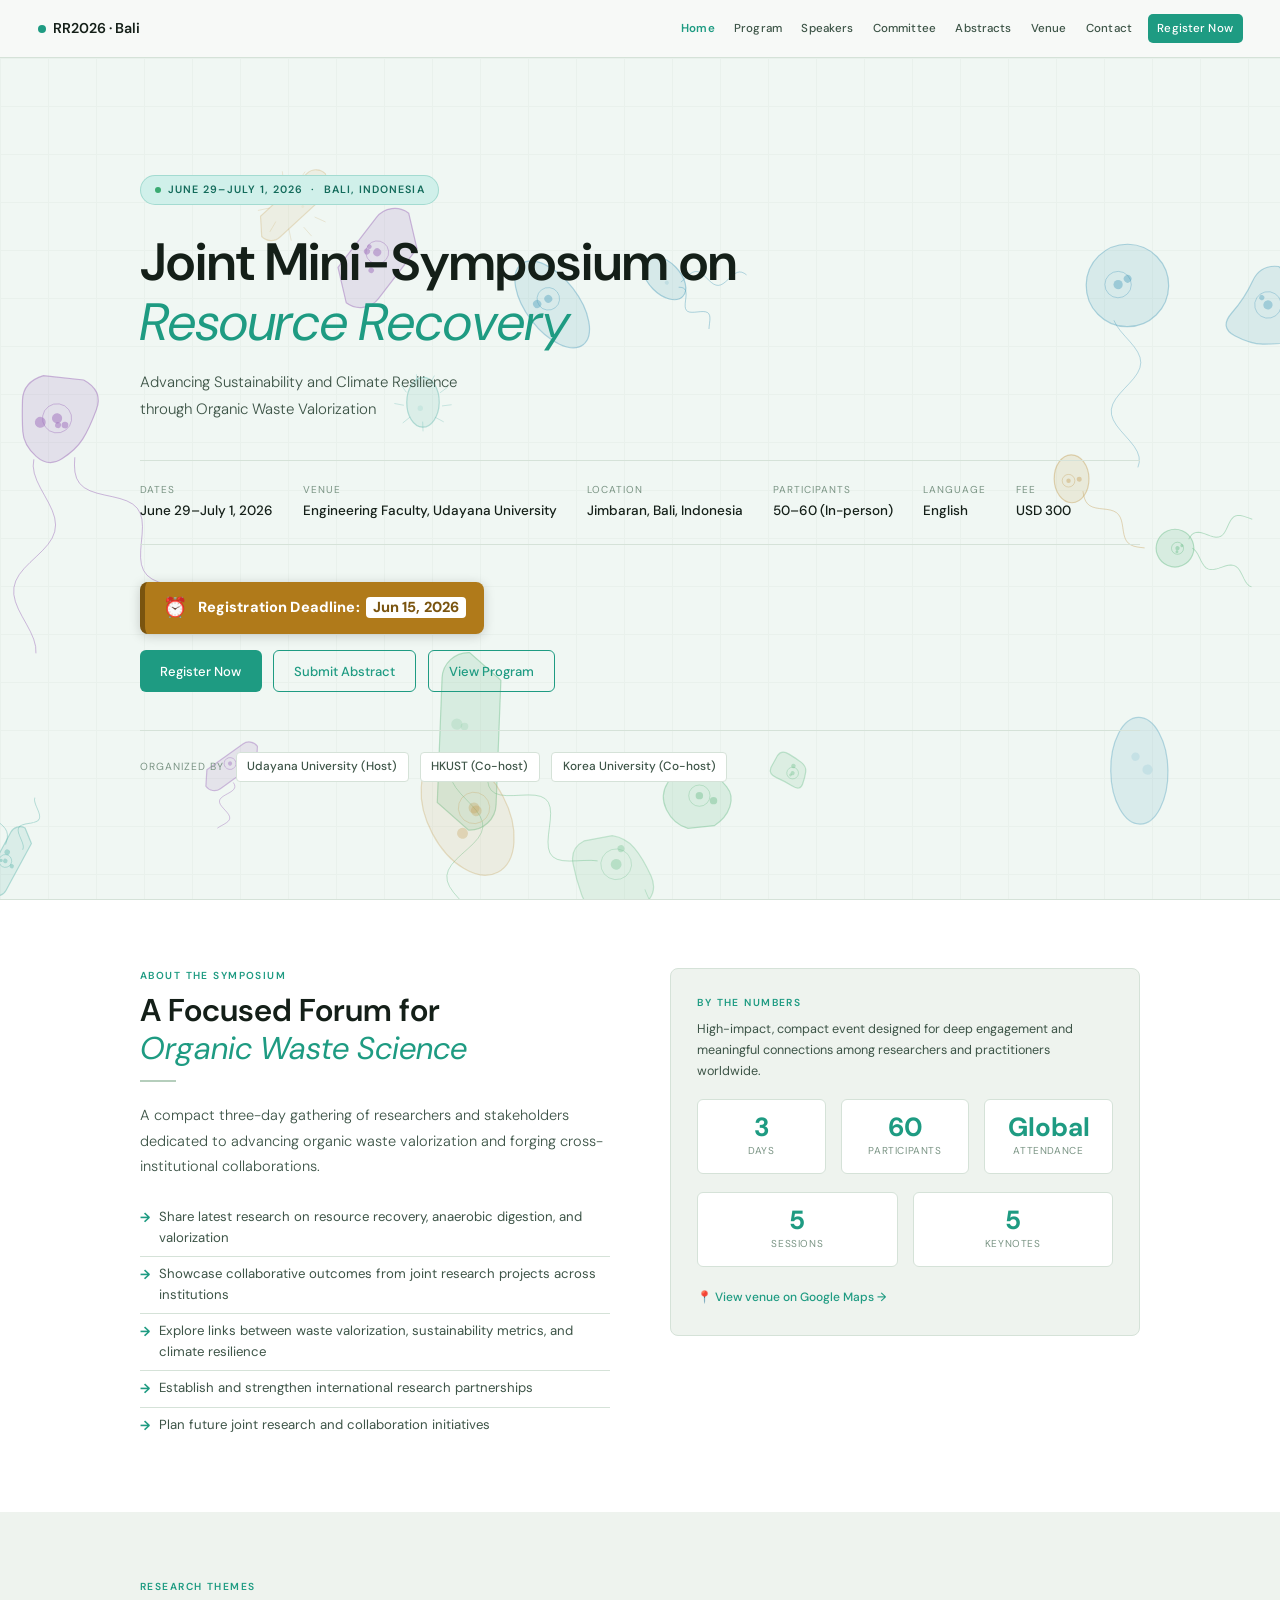
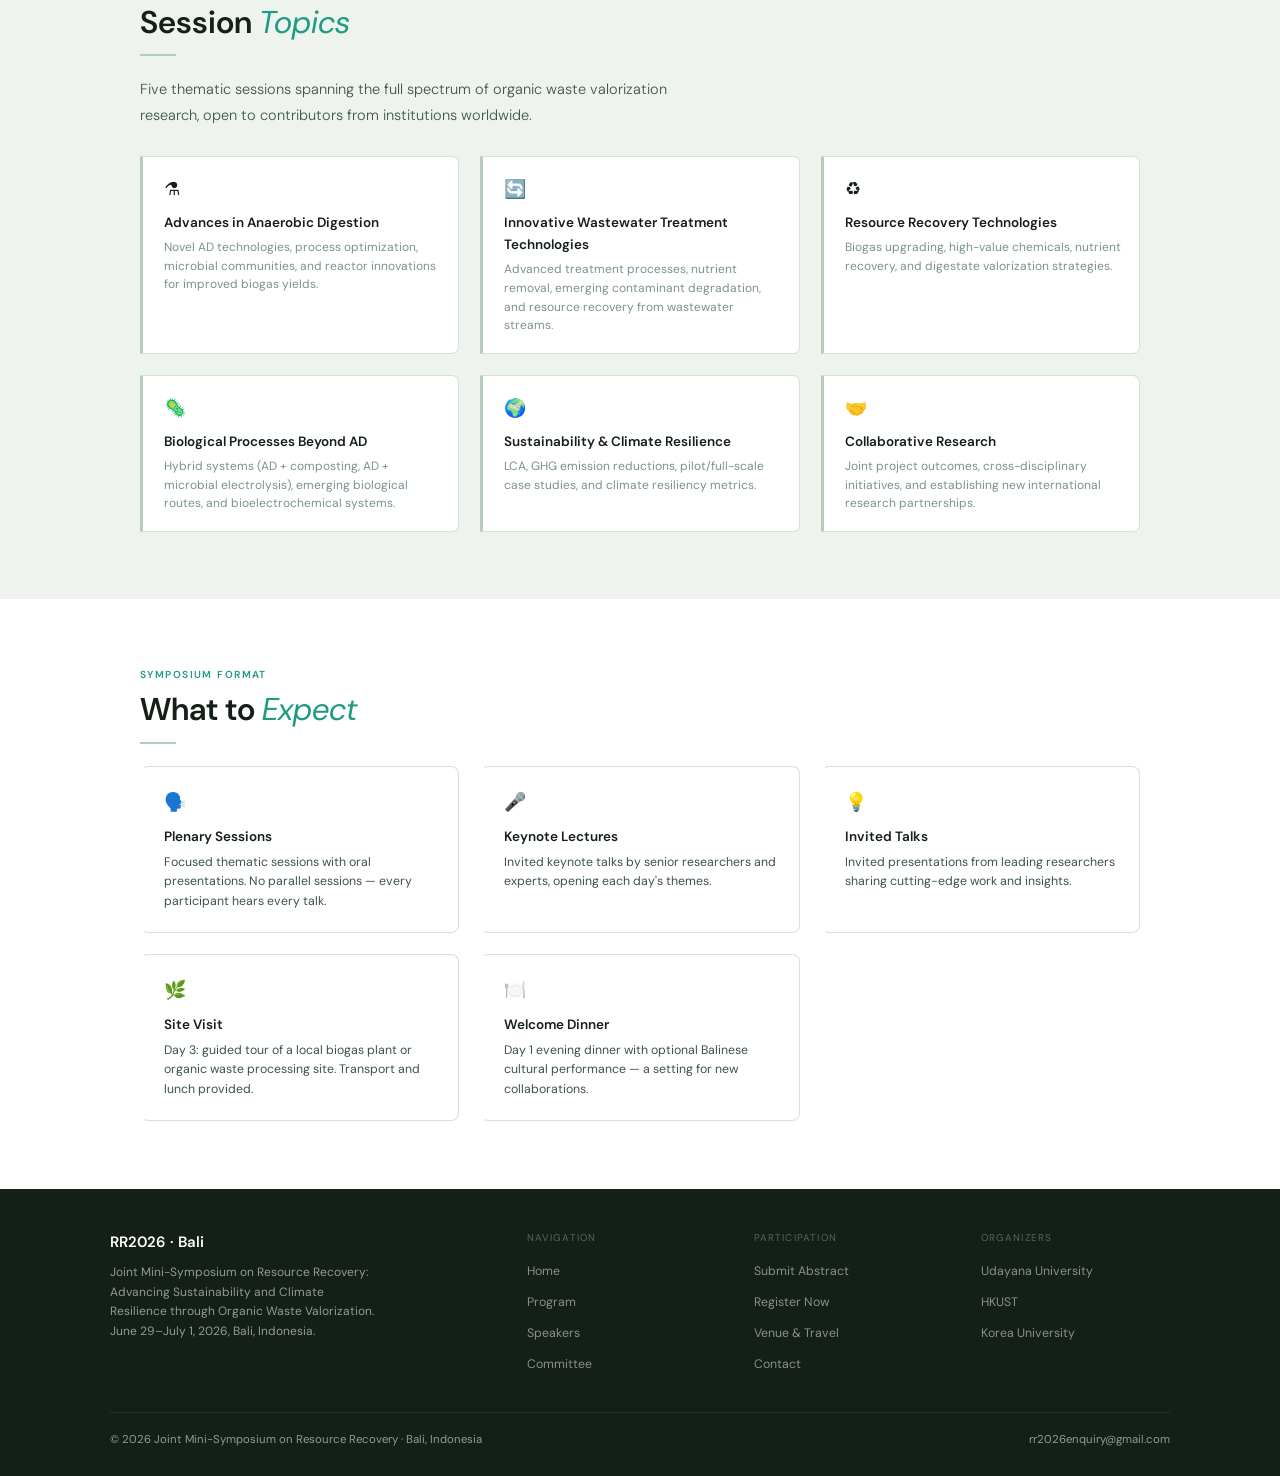
<file: index.html>
<!DOCTYPE html>
<html lang="en">
<head>
<meta charset="UTF-8">
<meta name="viewport" content="width=device-width, initial-scale=1.0">
<title>Home | RR2026 — Joint Mini-Symposium on Resource Recovery, Bali</title>
<meta name="description" content="Joint Mini-Symposium on Resource Recovery — Advancing Sustainability and Climate Resilience through Organic Waste Valorization. June 29–July 1, 2026, Udayana University, Bali, Indonesia.">
<link rel="stylesheet" href="style.css">
</head>
<body>

<!-- ── NAV ── -->
<nav>
  <div class="nav-logo"><span class="dot"></span> RR2026 &middot; Bali</div>
  <button class="hamburger" id="hamburger" aria-label="Toggle menu">
    <span></span>
    <span></span>
    <span></span>
  </button>
  <div class="nav-links" id="navLinks">
    <a data-page="home"      href="index.html"     class="active">Home</a>
    <a data-page="program"   href="program.html">Program</a>
    <a data-page="speakers"  href="speakers.html">Speakers</a>
    <a data-page="committee" href="committee.html">Committee</a>
    <a data-page="abstracts" href="abstracts.html">Abstracts</a>
    <a data-page="venue"     href="venue.html">Venue</a>
    <a data-page="contact"   href="contact.html">Contact</a>
    <a data-page="register"  href="register.html" class="nav-cta">Register Now</a>
  </div>
</nav>
<div class="nav-overlay" id="navOverlay"></div>

<!-- ── HERO ── -->
<div style="padding-top:58px;">
  <div class="hero">
    <canvas id="microbe-canvas"></canvas>
    <div class="hero-content">
      <div class="hero-badge"><span class="live-dot"></span> June 29–July 1, 2026 &nbsp;&middot;&nbsp; Bali, Indonesia</div>
      <h1>Joint Mini-Symposium on<br><em>Resource Recovery</em></h1>
      <p class="hero-sub">Advancing Sustainability and Climate Resilience<br>through Organic Waste Valorization</p>
      <div class="hero-meta">
        <div class="meta-item"><span class="meta-lbl">Dates</span><span class="meta-val">June 29–July 1, 2026</span></div>
        <div class="meta-item"><span class="meta-lbl">Venue</span><span class="meta-val">Engineering Faculty, Udayana University</span></div>
        <div class="meta-item"><span class="meta-lbl">Location</span><span class="meta-val">Jimbaran, Bali, Indonesia</span></div>
        <div class="meta-item"><span class="meta-lbl">Participants</span><span class="meta-val">50–60 (In-person)</span></div>
        <div class="meta-item"><span class="meta-lbl">Language</span><span class="meta-val">English</span></div>
        <div class="meta-item"><span class="meta-lbl">Fee</span><span class="meta-val">USD 300</span></div>
      </div>
      <div style="display:inline-flex;align-items:center;gap:0.7rem;background:#b07a1a;border-left:5px solid #7a540f;border-radius:8px;padding:0.65rem 1.2rem;margin-bottom:1.1rem;box-shadow:0 2px 12px rgba(0,0,0,0.18);">
        <span style="font-size:1.3rem;">&#9200;</span>
        <span style="font-size:0.97rem;font-weight:800;color:#fff;letter-spacing:0.01em;">Registration Deadline: <span style="background:#fff;color:#7a540f;padding:0.05rem 0.45rem;border-radius:4px;margin-left:0.2rem;">Jun 15, 2026</span></span>
      </div>
      <div class="hero-btns">
        <a href="register.html" class="btn btn-teal">Register Now</a>
        <a href="abstracts.html" class="btn btn-outline">Submit Abstract</a>
        <a href="program.html" class="btn btn-outline">View Program</a>
      </div>
      <div class="hosts-strip">
        <span class="hosts-lbl">Organized by</span>
        <span class="host-tag">Udayana University (Host)</span>
        <span class="host-tag">HKUST (Co-host)</span>
        <span class="host-tag">Korea University (Co-host)</span>
      </div>
    </div>
  </div>

  <!-- About -->
  <section class="sec-white">
    <div class="container">
      <div class="about-grid">
        <div>
          <p class="eyebrow">About the Symposium</p>
          <h2 class="section-title">A Focused Forum for<br><em>Organic Waste Science</em></h2>
          <div class="rule"></div>
          <p class="section-lead">A compact three-day gathering of researchers and stakeholders dedicated to advancing organic waste valorization and forging cross-institutional collaborations.</p>
          <ul class="checklist" style="margin-top:1.35rem;">
            <li><span class="ck-icon">→</span>Share latest research on resource recovery, anaerobic digestion, and valorization</li>
            <li><span class="ck-icon">→</span>Showcase collaborative outcomes from joint research projects across institutions</li>
            <li><span class="ck-icon">→</span>Explore links between waste valorization, sustainability metrics, and climate resilience</li>
            <li><span class="ck-icon">→</span>Establish and strengthen international research partnerships</li>
            <li><span class="ck-icon">→</span>Plan future joint research and collaboration initiatives</li>
          </ul>
        </div>
        <div>
          <div class="stat-box">
            <p class="eyebrow">By the Numbers</p>
            <p style="font-size:0.84rem;color:var(--text2);margin-top:0.2rem;">High-impact, compact event designed for deep engagement and meaningful connections among researchers and practitioners worldwide.</p>
            <div class="stat-row">
              <div class="stat-item"><div class="stat-num">3</div><div class="stat-lbl">Days</div></div>
              <div class="stat-item"><div class="stat-num">60</div><div class="stat-lbl">Participants</div></div>
              <div class="stat-item"><div class="stat-num">Global</div><div class="stat-lbl">Attendance</div></div>
            </div>
            <div class="stat-row">
              <div class="stat-item"><div class="stat-num">5</div><div class="stat-lbl">Sessions</div></div>
              <div class="stat-item"><div class="stat-num">5</div><div class="stat-lbl">Keynotes</div></div>
            </div>
            <div style="margin-top:1.1rem;">
              <a href="https://maps.app.goo.gl/GVYYMGqtd3MNY81y7" target="_blank" style="font-size:0.8rem;font-weight:500;display:inline-flex;gap:0.3rem;align-items:center;">📍 View venue on Google Maps →</a>
            </div>
          </div>
        </div>
      </div>
    </div>
  </section>

  <!-- Topics -->
  <section class="sec-alt">
    <div class="container">
      <p class="eyebrow">Research Themes</p>
      <h2 class="section-title">Session <em>Topics</em></h2>
      <div class="rule"></div>
      <p class="section-lead">Five thematic sessions spanning the full spectrum of organic waste valorization research, open to contributors from institutions worldwide.</p>
      <div class="grid-3" style="margin-top:1.85rem;">
        <div class="topic-card"><div class="topic-icon">⚗️</div><div class="topic-title">Advances in Anaerobic Digestion</div><div class="topic-desc">Novel AD technologies, process optimization, microbial communities, and reactor innovations for improved biogas yields.</div></div>
        <div class="topic-card"><div class="topic-icon">🔄</div><div class="topic-title">Innovative Wastewater Treatment Technologies</div><div class="topic-desc">Advanced treatment processes, nutrient removal, emerging contaminant degradation, and resource recovery from wastewater streams.</div></div>
        <div class="topic-card"><div class="topic-icon">♻️</div><div class="topic-title">Resource Recovery Technologies</div><div class="topic-desc">Biogas upgrading, high-value chemicals, nutrient recovery, and digestate valorization strategies.</div></div>
        <div class="topic-card"><div class="topic-icon">🦠</div><div class="topic-title">Biological Processes Beyond AD</div><div class="topic-desc">Hybrid systems (AD + composting, AD + microbial electrolysis), emerging biological routes, and bioelectrochemical systems.</div></div>
        <div class="topic-card"><div class="topic-icon">🌍</div><div class="topic-title">Sustainability &amp; Climate Resilience</div><div class="topic-desc">LCA, GHG emission reductions, pilot/full-scale case studies, and climate resiliency metrics.</div></div>
        <div class="topic-card"><div class="topic-icon">🤝</div><div class="topic-title">Collaborative Research</div><div class="topic-desc">Joint project outcomes, cross-disciplinary initiatives, and establishing new international research partnerships.</div></div>
      </div>
    </div>
  </section>

  <!-- Format -->
  <section class="sec-white">
    <div class="container">
      <p class="eyebrow">Symposium Format</p>
      <h2 class="section-title">What to <em>Expect</em></h2>
      <div class="rule"></div>
      <div class="grid-3" style="margin-top:1.5rem;">
        <div class="card info-card"><div class="ic-icon">🗣️</div><div class="ic-title">Plenary Sessions</div><div class="ic-text">Focused thematic sessions with oral presentations. No parallel sessions — every participant hears every talk.</div></div>
        <div class="card info-card"><div class="ic-icon">🎤</div><div class="ic-title">Keynote Lectures</div><div class="ic-text">Invited keynote talks by senior researchers and experts, opening each day's themes.</div></div>
        <div class="card info-card"><div class="ic-icon">💡</div><div class="ic-title">Invited Talks</div><div class="ic-text">Invited presentations from leading researchers sharing cutting-edge work and insights.</div></div>
        <div class="card info-card"><div class="ic-icon">🌿</div><div class="ic-title">Site Visit</div><div class="ic-text">Day 3: guided tour of a local biogas plant or organic waste processing site. Transport and lunch provided.</div></div>
        <div class="card info-card"><div class="ic-icon">🍽️</div><div class="ic-title">Welcome Dinner</div><div class="ic-text">Day 1 evening dinner with optional Balinese cultural performance — a setting for new collaborations.</div></div>
      </div>
    </div>
  </section>
</div>

<!-- ── FOOTER ── -->
<footer>
  <div class="footer-grid">
    <div class="footer-brand">
      <div class="footer-name">RR2026 · Bali</div>
      <p>Joint Mini-Symposium on Resource Recovery: Advancing Sustainability and Climate Resilience through Organic Waste Valorization. June 29–July 1, 2026, Bali, Indonesia.</p>
    </div>
    <div>
      <div class="footer-col-ttl">Navigation</div>
      <ul class="footer-links">
        <li><a href="index.html">Home</a></li>
        <li><a href="program.html">Program</a></li>
        <li><a href="speakers.html">Speakers</a></li>
        <li><a href="committee.html">Committee</a></li>
      </ul>
    </div>
    <div>
      <div class="footer-col-ttl">Participation</div>
      <ul class="footer-links">
        <li><a href="abstracts.html">Submit Abstract</a></li>
        <li><a href="register.html">Register Now</a></li>
        <li><a href="venue.html">Venue &amp; Travel</a></li>
        <li><a href="contact.html">Contact</a></li>
      </ul>
    </div>
    <div>
      <div class="footer-col-ttl">Organizers</div>
      <ul class="footer-links">
        <li><a href="https://unud.ac.id" target="_blank">Udayana University</a></li>
        <li><a href="https://hkust.edu.hk" target="_blank">HKUST</a></li>
        <li><a href="https://korea.ac.kr" target="_blank">Korea University</a></li>
      </ul>
    </div>
  </div>
  <div class="footer-bottom">
    <span>© 2026 Joint Mini-Symposium on Resource Recovery · Bali, Indonesia</span>
    <span><a href="mailto:rr2026enquiry@gmail.com" style="color:inherit;">rr2026enquiry@gmail.com</a></span>
  </div>
</footer>

<script src="main.js"></script>
<script src="microbes.js"></script>
</body>
</html>
</file>
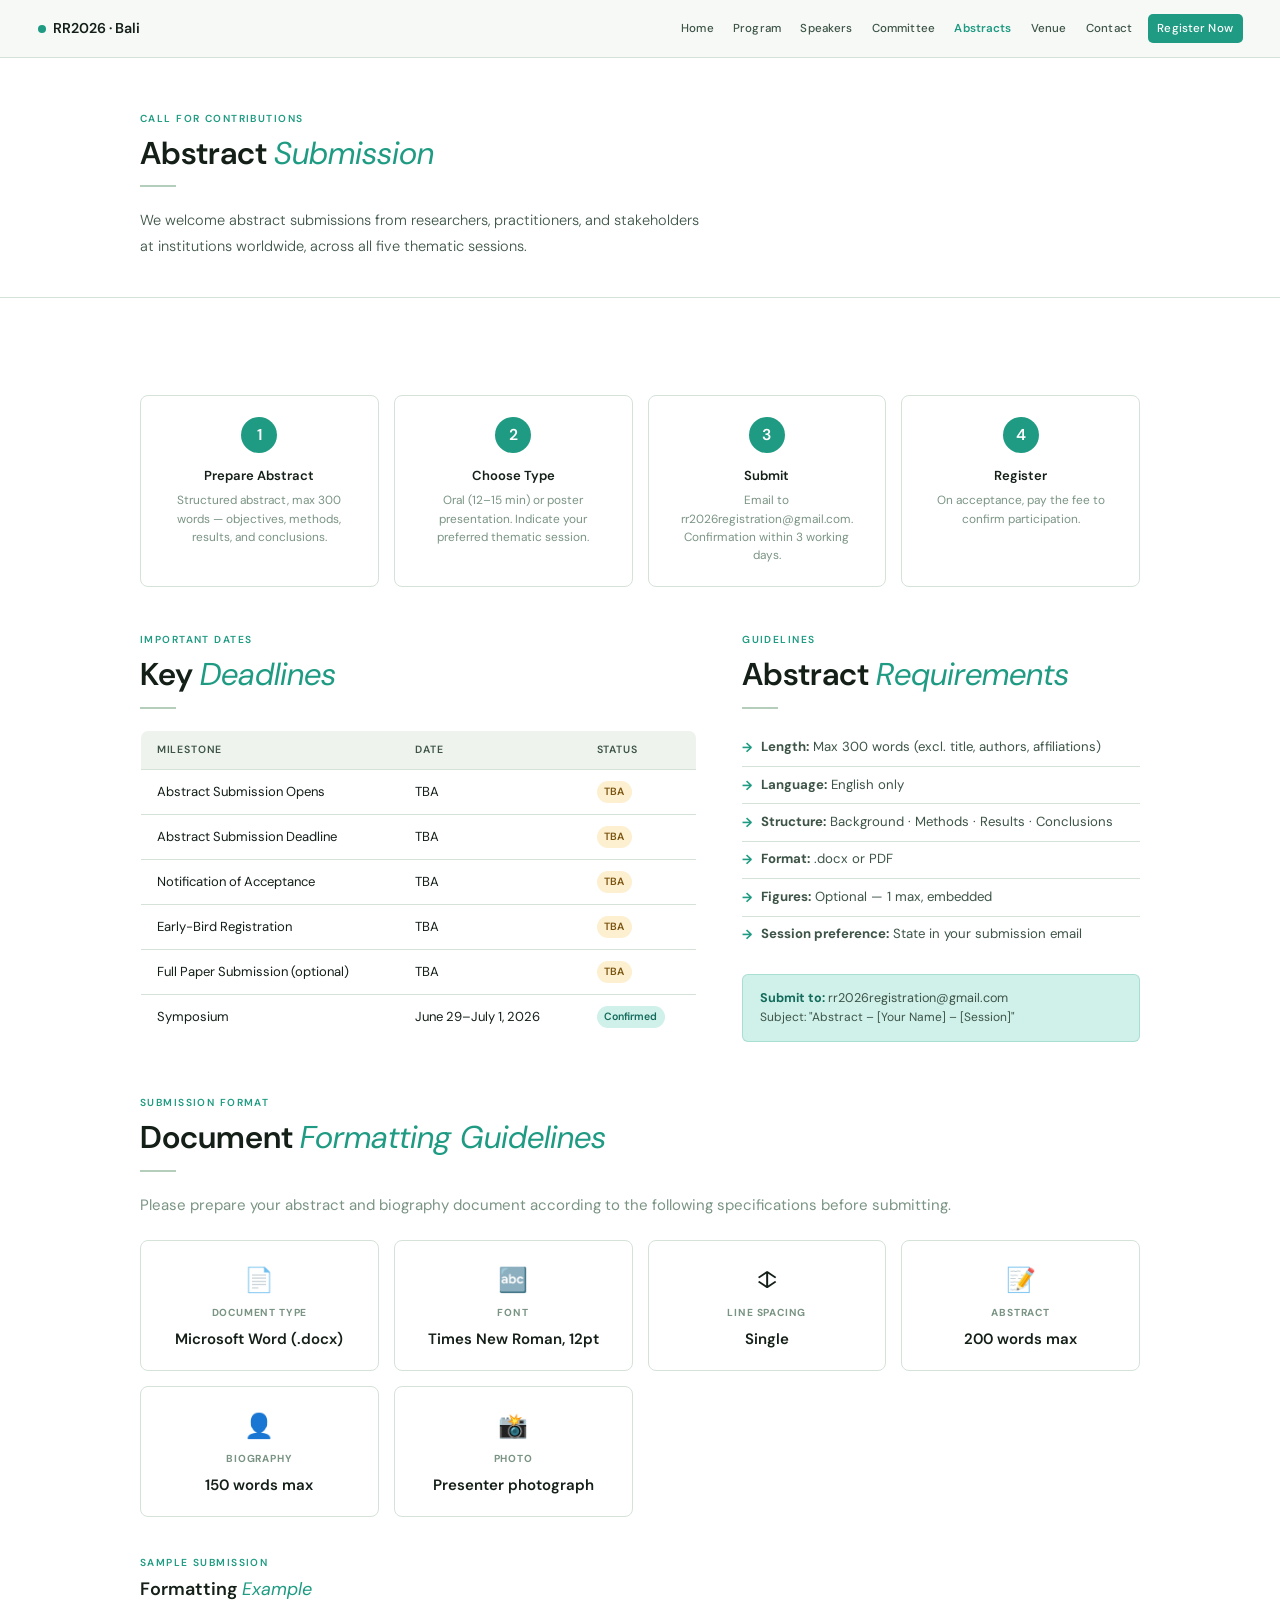
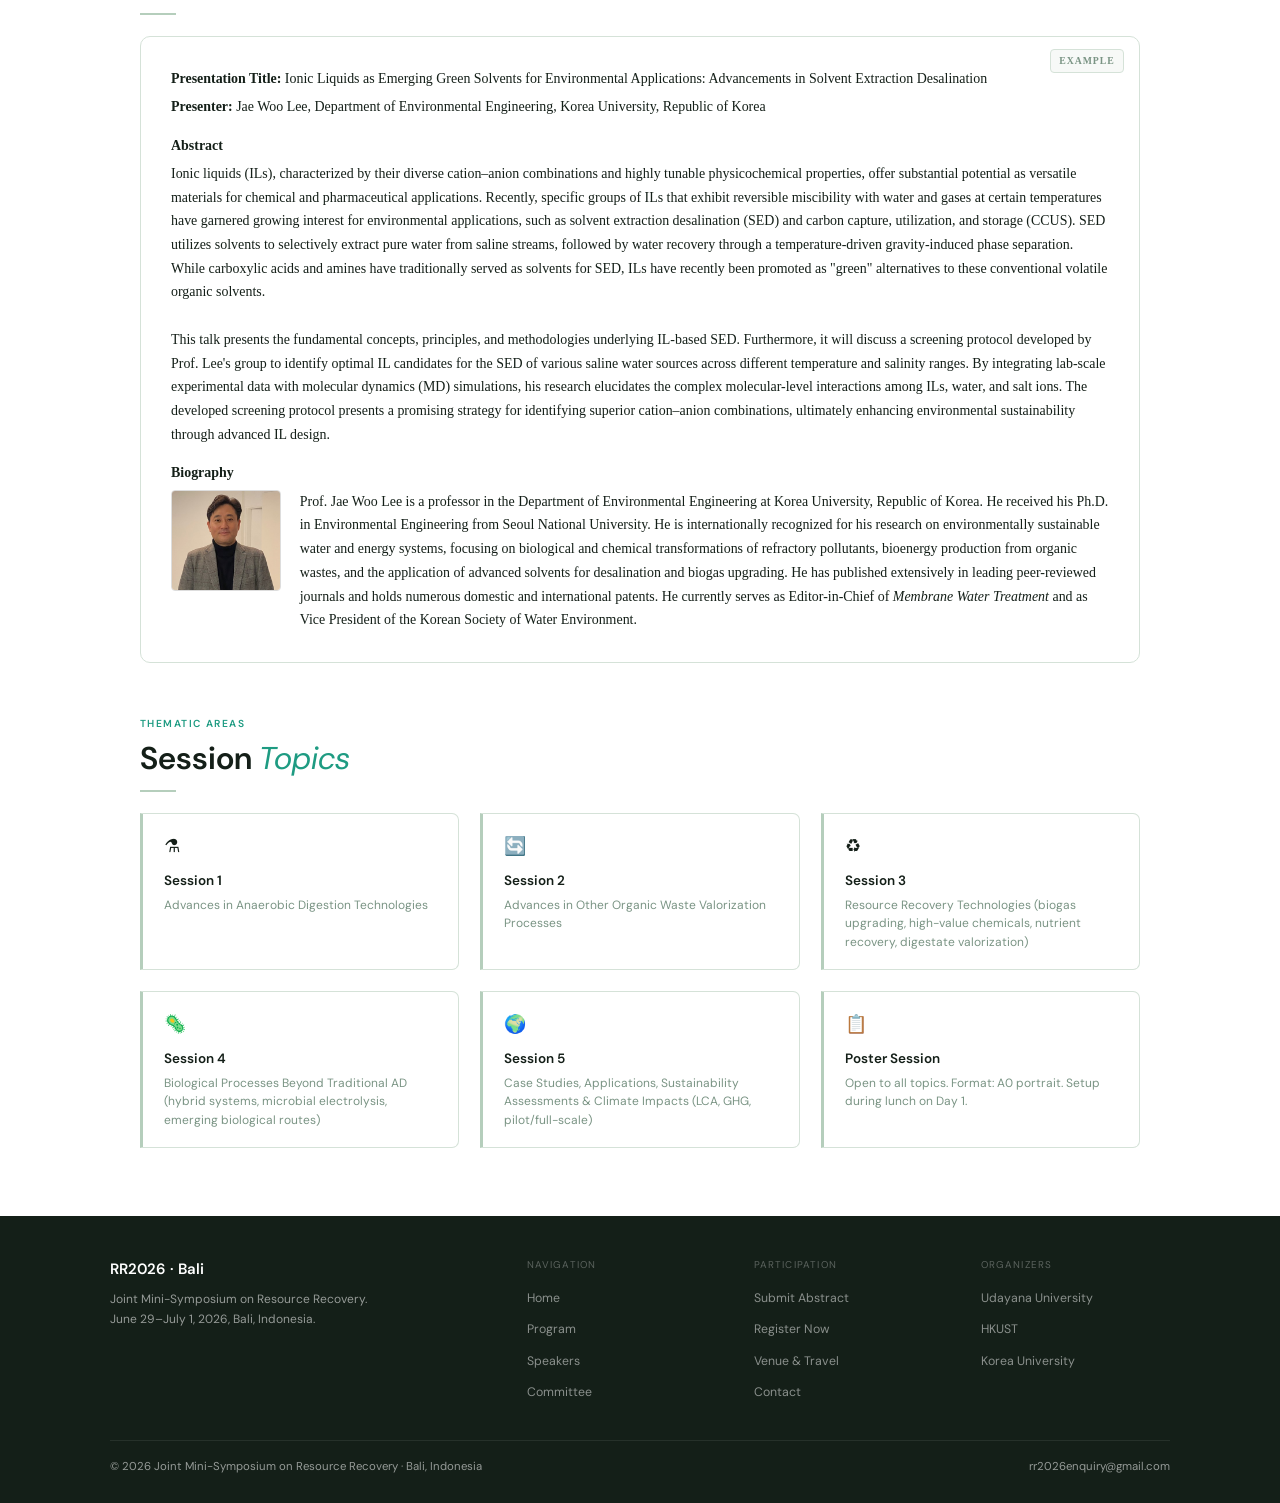
<file: abstracts.html>
<!DOCTYPE html>
<html lang="en">
<head>
<meta charset="UTF-8">
<meta name="viewport" content="width=device-width, initial-scale=1.0">
<title>Abstracts | RR2026 — Joint Mini-Symposium on Resource Recovery, Bali</title>
<link rel="stylesheet" href="style.css">
</head>
<body>

<!-- ── NAV ── -->
<!-- ── NAV ── -->
<nav>
  <div class="nav-logo"><span class="dot"></span> RR2026 &middot; Bali</div>
  <button class="hamburger" id="hamburger" aria-label="Toggle menu">
    <span></span>
    <span></span>
    <span></span>
  </button>
  <div class="nav-links" id="navLinks">
    <a data-page="home"      href="index.html">Home</a>
    <a data-page="program"   href="program.html">Program</a>
    <a data-page="speakers"  href="speakers.html">Speakers</a>
    <a data-page="committee" href="committee.html">Committee</a>
    <a data-page="abstracts" href="abstracts.html">Abstracts</a>
    <a data-page="venue"     href="venue.html">Venue</a>
    <a data-page="contact"   href="contact.html">Contact</a>
    <a data-page="register"  href="register.html" class="nav-cta">Register Now</a>
  </div>
</nav>
<div class="nav-overlay" id="navOverlay"></div>

<div style="padding-top:58px;">
  <div class="page-header">
    <div class="container">
      <p class="eyebrow">Call for Contributions</p>
      <h1 class="section-title">Abstract <em>Submission</em></h1>
      <div class="rule"></div>
      <p class="section-lead">We welcome abstract submissions from researchers, practitioners, and stakeholders at institutions worldwide, across all five thematic sessions.</p>
    </div>
  </div>

  <section class="sec-white">
    <div class="container">

      <div class="steps-row">
        <div class="step-card"><div class="step-num">1</div><div class="step-title">Prepare Abstract</div><div class="step-desc">Structured abstract, max 300 words — objectives, methods, results, and conclusions.</div></div>
        <div class="step-card"><div class="step-num">2</div><div class="step-title">Choose Type</div><div class="step-desc">Oral (12–15 min) or poster presentation. Indicate your preferred thematic session.</div></div>
        <div class="step-card"><div class="step-num">3</div><div class="step-title">Submit</div><div class="step-desc">Email to rr2026registration@gmail.com. Confirmation within 3 working days.</div></div>
        <div class="step-card"><div class="step-num">4</div><div class="step-title">Register</div><div class="step-desc">On acceptance, pay the fee to confirm participation.</div></div>
      </div>

      <div class="abstract-content-layout">
        <div>
          <p class="eyebrow">Important Dates</p>
          <h2 class="section-title">Key <em>Deadlines</em></h2>
          <div class="rule"></div>
          <div class="table-wrapper">
            <table class="dates-table">
              <thead><tr><th>Milestone</th><th>Date</th><th>Status</th></tr></thead>
              <tbody>
                <tr><td>Abstract Submission Opens</td><td>TBA</td><td><span class="spill spill-tba">TBA</span></td></tr>
                <tr><td>Abstract Submission Deadline</td><td>TBA</td><td><span class="spill spill-tba">TBA</span></td></tr>
                <tr><td>Notification of Acceptance</td><td>TBA</td><td><span class="spill spill-tba">TBA</span></td></tr>
                <tr><td>Early-Bird Registration</td><td>TBA</td><td><span class="spill spill-tba">TBA</span></td></tr>
                <tr><td>Full Paper Submission (optional)</td><td>TBA</td><td><span class="spill spill-tba">TBA</span></td></tr>
                <tr><td>Symposium</td><td>June 29–July 1, 2026</td><td><span class="spill spill-ok">Confirmed</span></td></tr>
              </tbody>
            </table>
          </div>
        </div>
        <div>
          <p class="eyebrow">Guidelines</p>
          <h2 class="section-title">Abstract <em>Requirements</em></h2>
          <div class="rule"></div>
          <ul class="checklist">
            <li><span class="ck-icon">→</span><div><strong>Length:</strong> Max 300 words (excl. title, authors, affiliations)</div></li>
            <li><span class="ck-icon">→</span><div><strong>Language:</strong> English only</div></li>
            <li><span class="ck-icon">→</span><div><strong>Structure:</strong> Background · Methods · Results · Conclusions</div></li>
            <li><span class="ck-icon">→</span><div><strong>Format:</strong> .docx or PDF</div></li>
            <li><span class="ck-icon">→</span><div><strong>Figures:</strong> Optional — 1 max, embedded</div></li>
            <li><span class="ck-icon">→</span><div><strong>Session preference:</strong> State in your submission email</div></li>
          </ul>
          <div class="notice notice-teal" style="margin-top:1.4rem;">
            <strong>Submit to:</strong> <a href="mailto:rr2026registration@gmail.com" style="color:inherit;">rr2026registration@gmail.com</a><br>
            <span style="font-size:0.8rem;">Subject: "Abstract – [Your Name] – [Session]"</span>
          </div>
        </div>
      </div>

      <!-- Formatting Guidelines -->
      <div style="margin-top:3.5rem;">
        <p class="eyebrow">Submission Format</p>
        <h2 class="section-title">Document <em>Formatting Guidelines</em></h2>
        <div class="rule"></div>
        <p style="color:var(--muted);margin-bottom:1.5rem;">Please prepare your abstract and biography document according to the following specifications before submitting.</p>
        <div class="formatting-grid">
          <div style="background:var(--surface);border:1px solid var(--border);border-radius:8px;padding:1.25rem;text-align:center;">
            <div style="font-size:1.6rem;margin-bottom:0.4rem;">📄</div>
            <div style="font-size:0.68rem;font-weight:700;text-transform:uppercase;letter-spacing:0.08em;color:var(--muted);margin-bottom:0.3rem;">Document Type</div>
            <div style="font-weight:600;">Microsoft Word (.docx)</div>
          </div>
          <div style="background:var(--surface);border:1px solid var(--border);border-radius:8px;padding:1.25rem;text-align:center;">
            <div style="font-size:1.6rem;margin-bottom:0.4rem;">🔤</div>
            <div style="font-size:0.68rem;font-weight:700;text-transform:uppercase;letter-spacing:0.08em;color:var(--muted);margin-bottom:0.3rem;">Font</div>
            <div style="font-weight:600;">Times New Roman, 12pt</div>
          </div>
          <div style="background:var(--surface);border:1px solid var(--border);border-radius:8px;padding:1.25rem;text-align:center;">
            <div style="font-size:1.6rem;margin-bottom:0.4rem;">↕️</div>
            <div style="font-size:0.68rem;font-weight:700;text-transform:uppercase;letter-spacing:0.08em;color:var(--muted);margin-bottom:0.3rem;">Line Spacing</div>
            <div style="font-weight:600;">Single</div>
          </div>
          <div style="background:var(--surface);border:1px solid var(--border);border-radius:8px;padding:1.25rem;text-align:center;">
            <div style="font-size:1.6rem;margin-bottom:0.4rem;">📝</div>
            <div style="font-size:0.68rem;font-weight:700;text-transform:uppercase;letter-spacing:0.08em;color:var(--muted);margin-bottom:0.3rem;">Abstract</div>
            <div style="font-weight:600;">200 words max</div>
          </div>
          <div style="background:var(--surface);border:1px solid var(--border);border-radius:8px;padding:1.25rem;text-align:center;">
            <div style="font-size:1.6rem;margin-bottom:0.4rem;">👤</div>
            <div style="font-size:0.68rem;font-weight:700;text-transform:uppercase;letter-spacing:0.08em;color:var(--muted);margin-bottom:0.3rem;">Biography</div>
            <div style="font-weight:600;">150 words max</div>
          </div>
          <div style="background:var(--surface);border:1px solid var(--border);border-radius:8px;padding:1.25rem;text-align:center;">
            <div style="font-size:1.6rem;margin-bottom:0.4rem;">📸</div>
            <div style="font-size:0.68rem;font-weight:700;text-transform:uppercase;letter-spacing:0.08em;color:var(--muted);margin-bottom:0.3rem;">Photo</div>
            <div style="font-weight:600;">Presenter photograph</div>
          </div>
        </div>

        <!-- Example -->
        <p class="eyebrow" style="margin-top:2.5rem;">Sample Submission</p>
        <h2 class="section-title" style="font-size:1.2rem;">Formatting <em>Example</em></h2>
        <div class="rule"></div>
        <div style="background:var(--surface);border:1px solid var(--border);border-radius:10px;padding:2rem;margin-top:1rem;font-family:'Times New Roman',serif;font-size:0.93rem;line-height:1.7;position:relative;">
          <div style="position:absolute;top:0.75rem;right:1rem;font-size:0.65rem;font-weight:700;text-transform:uppercase;letter-spacing:0.1em;color:var(--muted);background:var(--bg);border:1px solid var(--border);border-radius:4px;padding:0.2rem 0.55rem;">Example</div>

          <p style="margin:0 0 0.25rem;"><strong>Presentation Title:</strong> Ionic Liquids as Emerging Green Solvents for Environmental Applications: Advancements in Solvent Extraction Desalination</p>
          <p style="margin:0 0 1rem;"><strong>Presenter:</strong> Jae Woo Lee, Department of Environmental Engineering, Korea University, Republic of Korea</p>

          <p style="margin:0 0 0.3rem;"><strong>Abstract</strong></p>
          <p style="margin:0 0 1rem;">Ionic liquids (ILs), characterized by their diverse cation–anion combinations and highly tunable physicochemical properties, offer substantial potential as versatile materials for chemical and pharmaceutical applications. Recently, specific groups of ILs that exhibit reversible miscibility with water and gases at certain temperatures have garnered growing interest for environmental applications, such as solvent extraction desalination (SED) and carbon capture, utilization, and storage (CCUS). SED utilizes solvents to selectively extract pure water from saline streams, followed by water recovery through a temperature-driven gravity-induced phase separation. While carboxylic acids and amines have traditionally served as solvents for SED, ILs have recently been promoted as "green" alternatives to these conventional volatile organic solvents.<br><br>
          This talk presents the fundamental concepts, principles, and methodologies underlying IL-based SED. Furthermore, it will discuss a screening protocol developed by Prof. Lee's group to identify optimal IL candidates for the SED of various saline water sources across different temperature and salinity ranges. By integrating lab-scale experimental data with molecular dynamics (MD) simulations, his research elucidates the complex molecular-level interactions among ILs, water, and salt ions. The developed screening protocol presents a promising strategy for identifying superior cation–anion combinations, ultimately enhancing environmental sustainability through advanced IL design.</p>

          <p style="margin:0 0 0.3rem;"><strong>Biography</strong></p>
          <div style="display:flex;gap:1.25rem;align-items:flex-start;flex-wrap:wrap;">
            <img src="presenter_photo_example.jpg" alt="Prof. Jae Woo Lee" style="width:110px;height:auto;border-radius:4px;border:1px solid #ddd;flex-shrink:0;object-fit:cover;">
            <p style="margin:0;flex:1;min-width:200px;">Prof. Jae Woo Lee is a professor in the Department of Environmental Engineering at Korea University, Republic of Korea. He received his Ph.D. in Environmental Engineering from Seoul National University. He is internationally recognized for his research on environmentally sustainable water and energy systems, focusing on biological and chemical transformations of refractory pollutants, bioenergy production from organic wastes, and the application of advanced solvents for desalination and biogas upgrading. He has published extensively in leading peer-reviewed journals and holds numerous domestic and international patents. He currently serves as Editor-in-Chief of <em>Membrane Water Treatment</em> and as Vice President of the Korean Society of Water Environment.</p>
          </div>
        </div>
      </div>

      <div style="margin-top:3.5rem;">
        <p class="eyebrow">Thematic Areas</p>
        <h2 class="section-title">Session <em>Topics</em></h2>
        <div class="rule"></div>
        <div class="grid-3" style="margin-top:1.4rem;">
          <div class="topic-card"><div class="topic-icon">⚗️</div><div class="topic-title">Session 1</div><div class="topic-desc">Advances in Anaerobic Digestion Technologies</div></div>
          <div class="topic-card"><div class="topic-icon">🔄</div><div class="topic-title">Session 2</div><div class="topic-desc">Advances in Other Organic Waste Valorization Processes</div></div>
          <div class="topic-card"><div class="topic-icon">♻️</div><div class="topic-title">Session 3</div><div class="topic-desc">Resource Recovery Technologies (biogas upgrading, high-value chemicals, nutrient recovery, digestate valorization)</div></div>
          <div class="topic-card"><div class="topic-icon">🦠</div><div class="topic-title">Session 4</div><div class="topic-desc">Biological Processes Beyond Traditional AD (hybrid systems, microbial electrolysis, emerging biological routes)</div></div>
          <div class="topic-card"><div class="topic-icon">🌍</div><div class="topic-title">Session 5</div><div class="topic-desc">Case Studies, Applications, Sustainability Assessments &amp; Climate Impacts (LCA, GHG, pilot/full-scale)</div></div>
          <div class="topic-card"><div class="topic-icon">📋</div><div class="topic-title">Poster Session</div><div class="topic-desc">Open to all topics. Format: A0 portrait. Setup during lunch on Day 1.</div></div>
        </div>
      </div>

    </div>
  </section>
</div>

<!-- ── FOOTER ── -->
<footer>
  <div class="footer-grid">
    <div class="footer-brand"><div class="footer-name">RR2026 · Bali</div><p>Joint Mini-Symposium on Resource Recovery. June 29–July 1, 2026, Bali, Indonesia.</p></div>
    <div><div class="footer-col-ttl">Navigation</div><ul class="footer-links"><li><a href="index.html">Home</a></li><li><a href="program.html">Program</a></li><li><a href="speakers.html">Speakers</a></li><li><a href="committee.html">Committee</a></li></ul></div>
    <div><div class="footer-col-ttl">Participation</div><ul class="footer-links"><li><a href="abstracts.html">Submit Abstract</a></li><li><a href="register.html">Register Now</a></li><li><a href="venue.html">Venue &amp; Travel</a></li><li><a href="contact.html">Contact</a></li></ul></div>
    <div><div class="footer-col-ttl">Organizers</div><ul class="footer-links"><li><a href="https://unud.ac.id" target="_blank">Udayana University</a></li><li><a href="https://hkust.edu.hk" target="_blank">HKUST</a></li><li><a href="https://korea.ac.kr" target="_blank">Korea University</a></li></ul></div>
  </div>
  <div class="footer-bottom"><span>© 2026 Joint Mini-Symposium on Resource Recovery · Bali, Indonesia</span><span><a href="mailto:rr2026enquiry@gmail.com" style="color:inherit;">rr2026enquiry@gmail.com</a></span></div>
</footer>
<script src="main.js"></script>
</body>
</html>
</file>
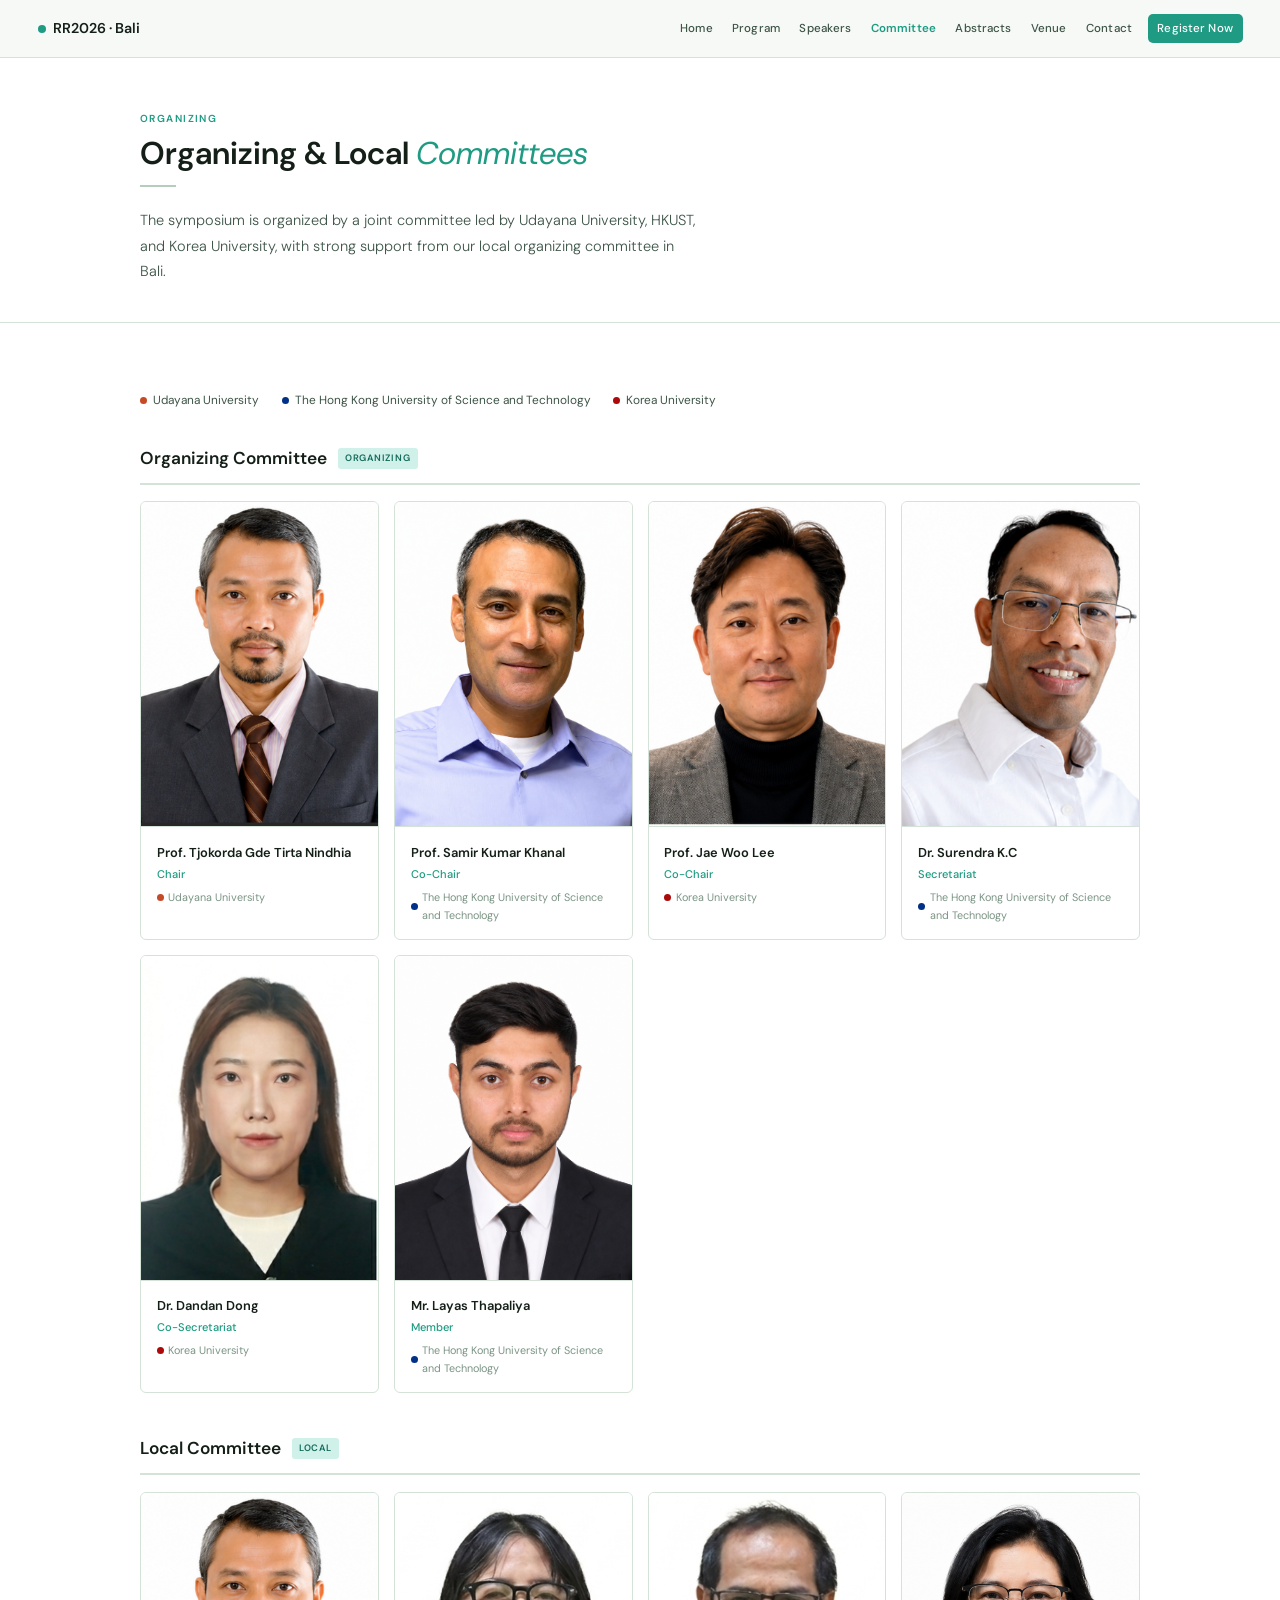
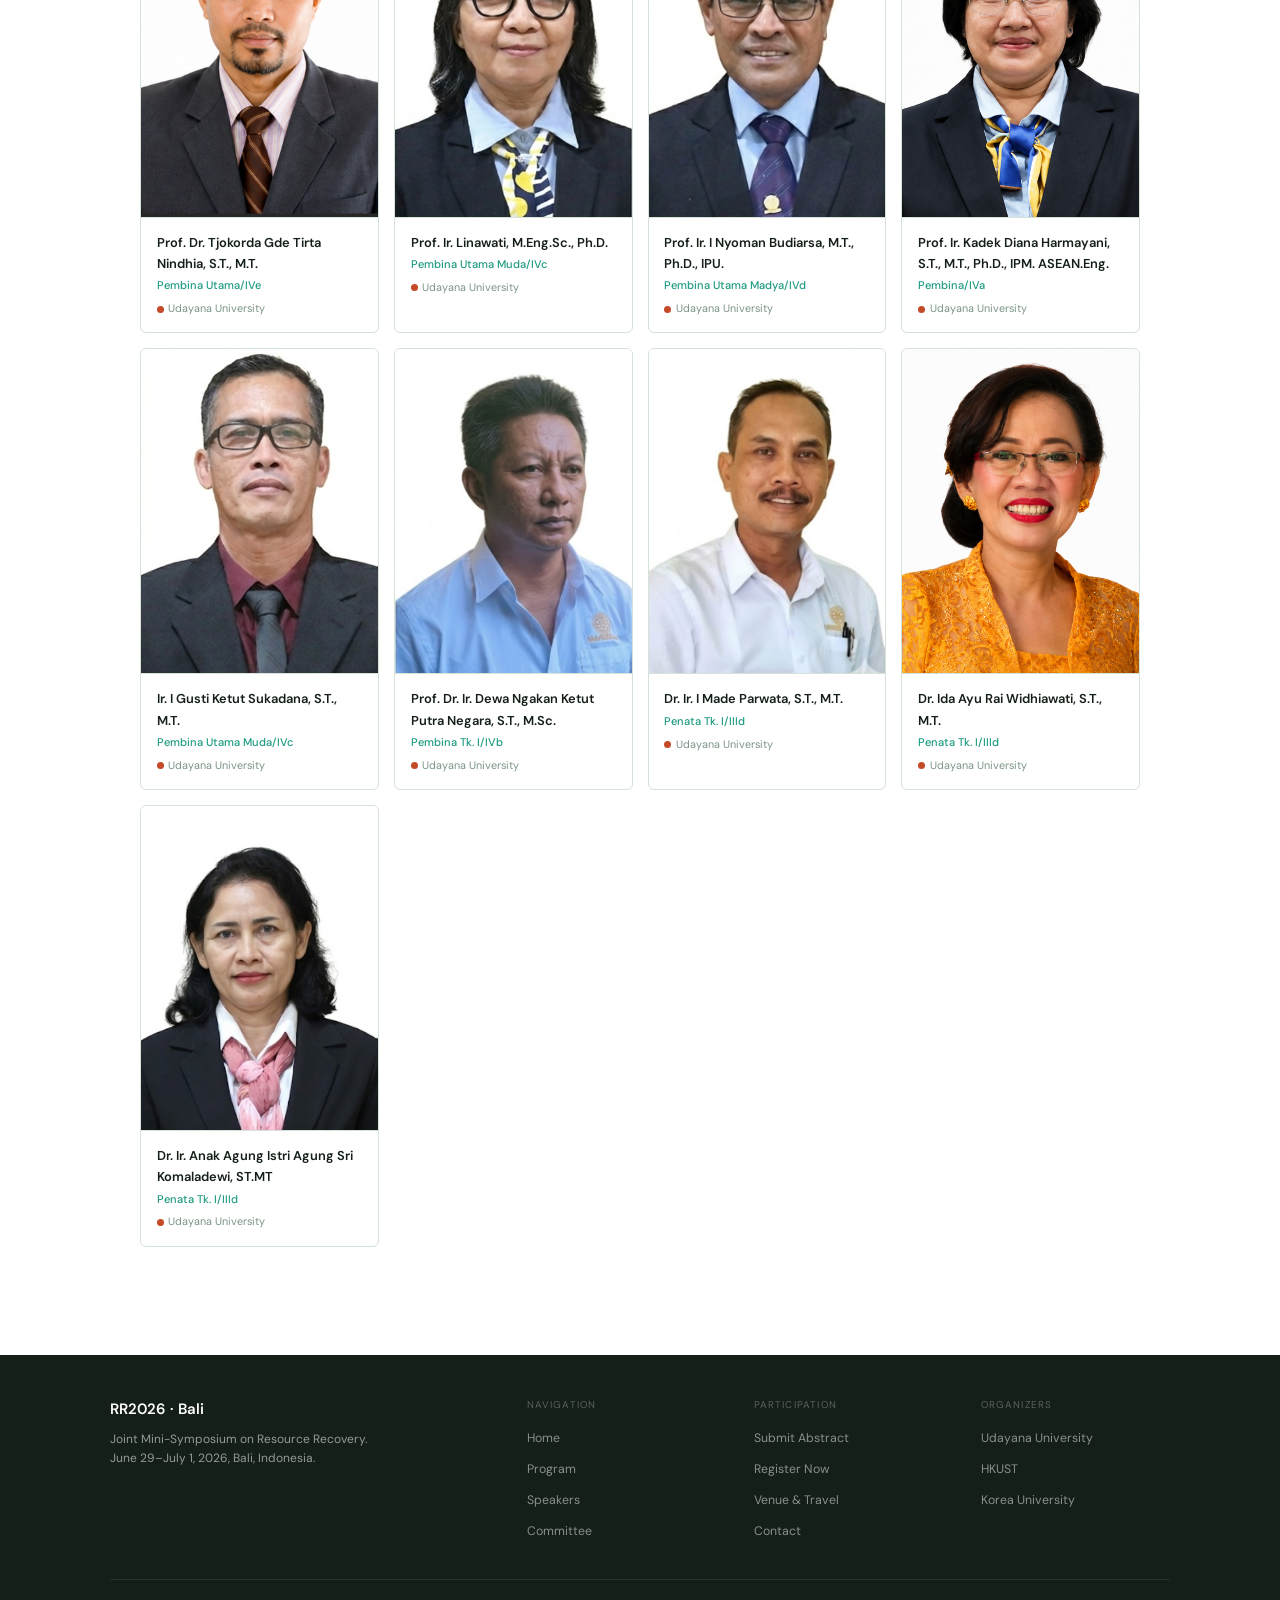
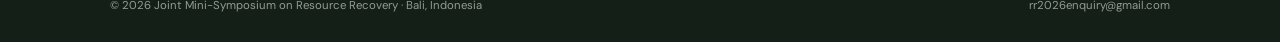
<file: committee.html>
<!DOCTYPE html>
<html lang="en">
<head>
<meta charset="UTF-8">
<meta name="viewport" content="width=device-width, initial-scale=1.0">
<title>Committee | RR2026 — Joint Mini-Symposium on Resource Recovery, Bali</title>
<link rel="stylesheet" href="style.css">
</head>
<body>

<!-- ── NAV ── -->
<!-- ── NAV ── -->
<nav>
  <div class="nav-logo"><span class="dot"></span> RR2026 &middot; Bali</div>
  <button class="hamburger" id="hamburger" aria-label="Toggle menu">
    <span></span>
    <span></span>
    <span></span>
  </button>
  <div class="nav-links" id="navLinks">
    <a data-page="home"      href="index.html">Home</a>
    <a data-page="program"   href="program.html">Program</a>
    <a data-page="speakers"  href="speakers.html">Speakers</a>
    <a data-page="committee" href="committee.html">Committee</a>
    <a data-page="abstracts" href="abstracts.html">Abstracts</a>
    <a data-page="venue"     href="venue.html">Venue</a>
    <a data-page="contact"   href="contact.html">Contact</a>
    <a data-page="register"  href="register.html" class="nav-cta">Register Now</a>
  </div>
</nav>
<div class="nav-overlay" id="navOverlay"></div>

<div style="padding-top:58px;">
  <div class="page-header">
    <div class="container">
      <p class="eyebrow">Organizing</p>
      <h1 class="section-title">Organizing &amp; Local <em>Committees</em></h1>
      <div class="rule"></div>
      <p class="section-lead">The symposium is organized by a joint committee led by Udayana University, HKUST, and Korea University, with strong support from our local organizing committee in Bali.</p>
    </div>
  </div>

  <section class="sec-white">
    <div class="container">

      <!-- University legend -->
      <div style="display:flex;gap:1.5rem;flex-wrap:wrap;margin-bottom:2.25rem;">
        <div style="display:flex;align-items:center;gap:0.4rem;font-size:0.79rem;color:var(--text2);"><span class="udot dot-u"></span>Udayana University</div>
        <div style="display:flex;align-items:center;gap:0.4rem;font-size:0.79rem;color:var(--text2);"><span class="udot dot-h"></span>The Hong Kong University of Science and Technology</div>
        <div style="display:flex;align-items:center;gap:0.4rem;font-size:0.79rem;color:var(--text2);"><span class="udot dot-k"></span>Korea University</div>
      </div>

      <!-- Organizing -->
      <div class="comm-group">
        <div class="comm-heading">Organizing Committee <span class="comm-badge">Organizing</span></div>
        <div class="grid-4">
          <div class="cm-card-photo">
            <div class="cm-photo"><img src="tirta.PNG" alt="Prof. Tjokorda Gde Tirta Nindhia"></div>
            <div class="cm-body">
              <div class="cm-name">Prof. Tjokorda Gde Tirta Nindhia</div>
              <div class="cm-role">Chair</div>
              <div class="cm-affil"><span class="udot dot-u"></span>Udayana University</div>
            </div>
          </div>
          <div class="cm-card-photo">
            <div class="cm-photo"><img src="khanal.PNG" alt="Prof. Samir Kumar Khanal"></div>
            <div class="cm-body">
              <div class="cm-name">Prof. Samir Kumar Khanal</div>
              <div class="cm-role">Co-Chair</div>
              <div class="cm-affil"><span class="udot dot-h"></span>The Hong Kong University of Science and Technology</div>
            </div>
          </div>
          <div class="cm-card-photo">
            <div class="cm-photo"><img src="lee.PNG" alt="Prof. Jae Woo Lee"></div>
            <div class="cm-body">
              <div class="cm-name">Prof. Jae Woo Lee</div>
              <div class="cm-role">Co-Chair</div>
              <div class="cm-affil"><span class="udot dot-k"></span>Korea University</div>
            </div>
          </div>
          <div class="cm-card-photo">
            <div class="cm-photo"><img src="surendra.PNG" alt="Dr. Surendra K.C"></div>
            <div class="cm-body">
              <div class="cm-name">Dr. Surendra K.C</div>
              <div class="cm-role">Secretariat</div>
              <div class="cm-affil"><span class="udot dot-h"></span>The Hong Kong University of Science and Technology</div>
            </div>
          </div>
          <div class="cm-card-photo">
            <div class="cm-photo"><img src="dandan.PNG" alt="Dr. Dandan Dong"></div>
            <div class="cm-body">
              <div class="cm-name">Dr. Dandan Dong</div>
              <div class="cm-role">Co-Secretariat</div>
              <div class="cm-affil"><span class="udot dot-k"></span>Korea University</div>
            </div>
          </div>
          <div class="cm-card-photo">
            <div class="cm-photo"><img src="layas.png" alt="Mr. Layas Thapaliya"></div>
            <div class="cm-body">
              <div class="cm-name">Mr. Layas Thapaliya</div>
              <div class="cm-role">Member</div>
              <div class="cm-affil"><span class="udot dot-h"></span>The Hong Kong University of Science and Technology</div>
            </div>
          </div>
        </div>
      </div>

      <!-- Local Committee -->
      <div class="comm-group">
        <div class="comm-heading">Local Committee <span class="comm-badge">Local</span></div>
        <div class="grid-4">
          <div class="cm-card-photo">
            <div class="cm-photo"><img src="tirta.PNG" alt="Prof. Dr. Tjokorda Gde Tirta Nindhia"></div>
            <div class="cm-body">
              <div class="cm-name">Prof. Dr. Tjokorda Gde Tirta Nindhia, S.T., M.T.</div>
              <div class="cm-role">Pembina Utama/IVe</div>
              <div class="cm-affil"><span class="udot dot-u"></span>Udayana University</div>
            </div>
          </div>
          <div class="cm-card-photo">
            <div class="cm-photo"><img src="Linawati.PNG" alt="Prof. Ir. Linawati"></div>
            <div class="cm-body">
              <div class="cm-name">Prof. Ir. Linawati, M.Eng.Sc., Ph.D.</div>
              <div class="cm-role">Pembina Utama Muda/IVc</div>
              <div class="cm-affil"><span class="udot dot-u"></span>Udayana University</div>
            </div>
          </div>
          <div class="cm-card-photo">
            <div class="cm-photo"><img src="nyoman.PNG" alt="Prof. Ir. I Nyoman Budiarsa"></div>
            <div class="cm-body">
              <div class="cm-name">Prof. Ir. I Nyoman Budiarsa, M.T., Ph.D., IPU.</div>
              <div class="cm-role">Pembina Utama Madya/IVd</div>
              <div class="cm-affil"><span class="udot dot-u"></span>Udayana University</div>
            </div>
          </div>
          <div class="cm-card-photo">
            <div class="cm-photo"><img src="kadek.PNG" alt="Prof. Ir. Kadek Diana Harmayani"></div>
            <div class="cm-body">
              <div class="cm-name">Prof. Ir. Kadek Diana Harmayani, S.T., M.T., Ph.D., IPM. ASEAN.Eng.</div>
              <div class="cm-role">Pembina/IVa</div>
              <div class="cm-affil"><span class="udot dot-u"></span>Udayana University</div>
            </div>
          </div>
          <div class="cm-card-photo">
            <div class="cm-photo"><img src="gusti.PNG" alt="Ir. I Gusti Ketut Sukadana"></div>
            <div class="cm-body">
              <div class="cm-name">Ir. I Gusti Ketut Sukadana, S.T., M.T.</div>
              <div class="cm-role">Pembina Utama Muda/IVc</div>
              <div class="cm-affil"><span class="udot dot-u"></span>Udayana University</div>
            </div>
          </div>
          <div class="cm-card-photo">
            <div class="cm-photo"><img src="dewa.PNG" alt="Prof. Dr. Ir. Dewa Ngakan Ketut Putra Negara"></div>
            <div class="cm-body">
              <div class="cm-name">Prof. Dr. Ir. Dewa Ngakan Ketut Putra Negara, S.T., M.Sc.</div>
              <div class="cm-role">Pembina Tk. I/IVb</div>
              <div class="cm-affil"><span class="udot dot-u"></span>Udayana University</div>
            </div>
          </div>
          <div class="cm-card-photo">
            <div class="cm-photo"><img src="made.PNG" alt="Dr. Ir. I Made Parwata"></div>
            <div class="cm-body">
              <div class="cm-name">Dr. Ir. I Made Parwata, S.T., M.T.</div>
              <div class="cm-role">Penata Tk. I/IIId</div>
              <div class="cm-affil"><span class="udot dot-u"></span>Udayana University</div>
            </div>
          </div>
          <div class="cm-card-photo">
            <div class="cm-photo"><img src="ida.PNG" alt="Dr. Ida Ayu Rai Widhiawati"></div>
            <div class="cm-body">
              <div class="cm-name">Dr. Ida Ayu Rai Widhiawati, S.T., M.T.</div>
              <div class="cm-role">Penata Tk. I/IIId</div>
              <div class="cm-affil"><span class="udot dot-u"></span>Udayana University</div>
            </div>
          </div>
          <div class="cm-card-photo">
            <div class="cm-photo"><img src="anak.PNG" alt="Dr. Ir. Anak Agung Istri Agung Sri Komaladewi"></div>
            <div class="cm-body">
              <div class="cm-name">Dr. Ir. Anak Agung Istri Agung Sri Komaladewi, ST.MT</div>
              <div class="cm-role">Penata Tk. I/IIId</div>
              <div class="cm-affil"><span class="udot dot-u"></span>Udayana University</div>
            </div>
          </div>
        </div>
      </div>
    </div>
  </section>
</div>

<!-- ── FOOTER ── -->
<footer>
  <div class="footer-grid">
    <div class="footer-brand"><div class="footer-name">RR2026 · Bali</div><p>Joint Mini-Symposium on Resource Recovery. June 29–July 1, 2026, Bali, Indonesia.</p></div>
    <div><div class="footer-col-ttl">Navigation</div><ul class="footer-links"><li><a href="index.html">Home</a></li><li><a href="program.html">Program</a></li><li><a href="speakers.html">Speakers</a></li><li><a href="committee.html">Committee</a></li></ul></div>
    <div><div class="footer-col-ttl">Participation</div><ul class="footer-links"><li><a href="abstracts.html">Submit Abstract</a></li><li><a href="register.html">Register Now</a></li><li><a href="venue.html">Venue &amp; Travel</a></li><li><a href="contact.html">Contact</a></li></ul></div>
    <div><div class="footer-col-ttl">Organizers</div><ul class="footer-links"><li><a href="https://unud.ac.id" target="_blank">Udayana University</a></li><li><a href="https://hkust.edu.hk" target="_blank">HKUST</a></li><li><a href="https://korea.ac.kr" target="_blank">Korea University</a></li></ul></div>
  </div>
  <div class="footer-bottom"><span>© 2026 Joint Mini-Symposium on Resource Recovery · Bali, Indonesia</span><span><a href="mailto:rr2026enquiry@gmail.com" style="color:inherit;">rr2026enquiry@gmail.com</a></span></div>
</footer>
<script src="main.js"></script>
</body>
</html>
</file>
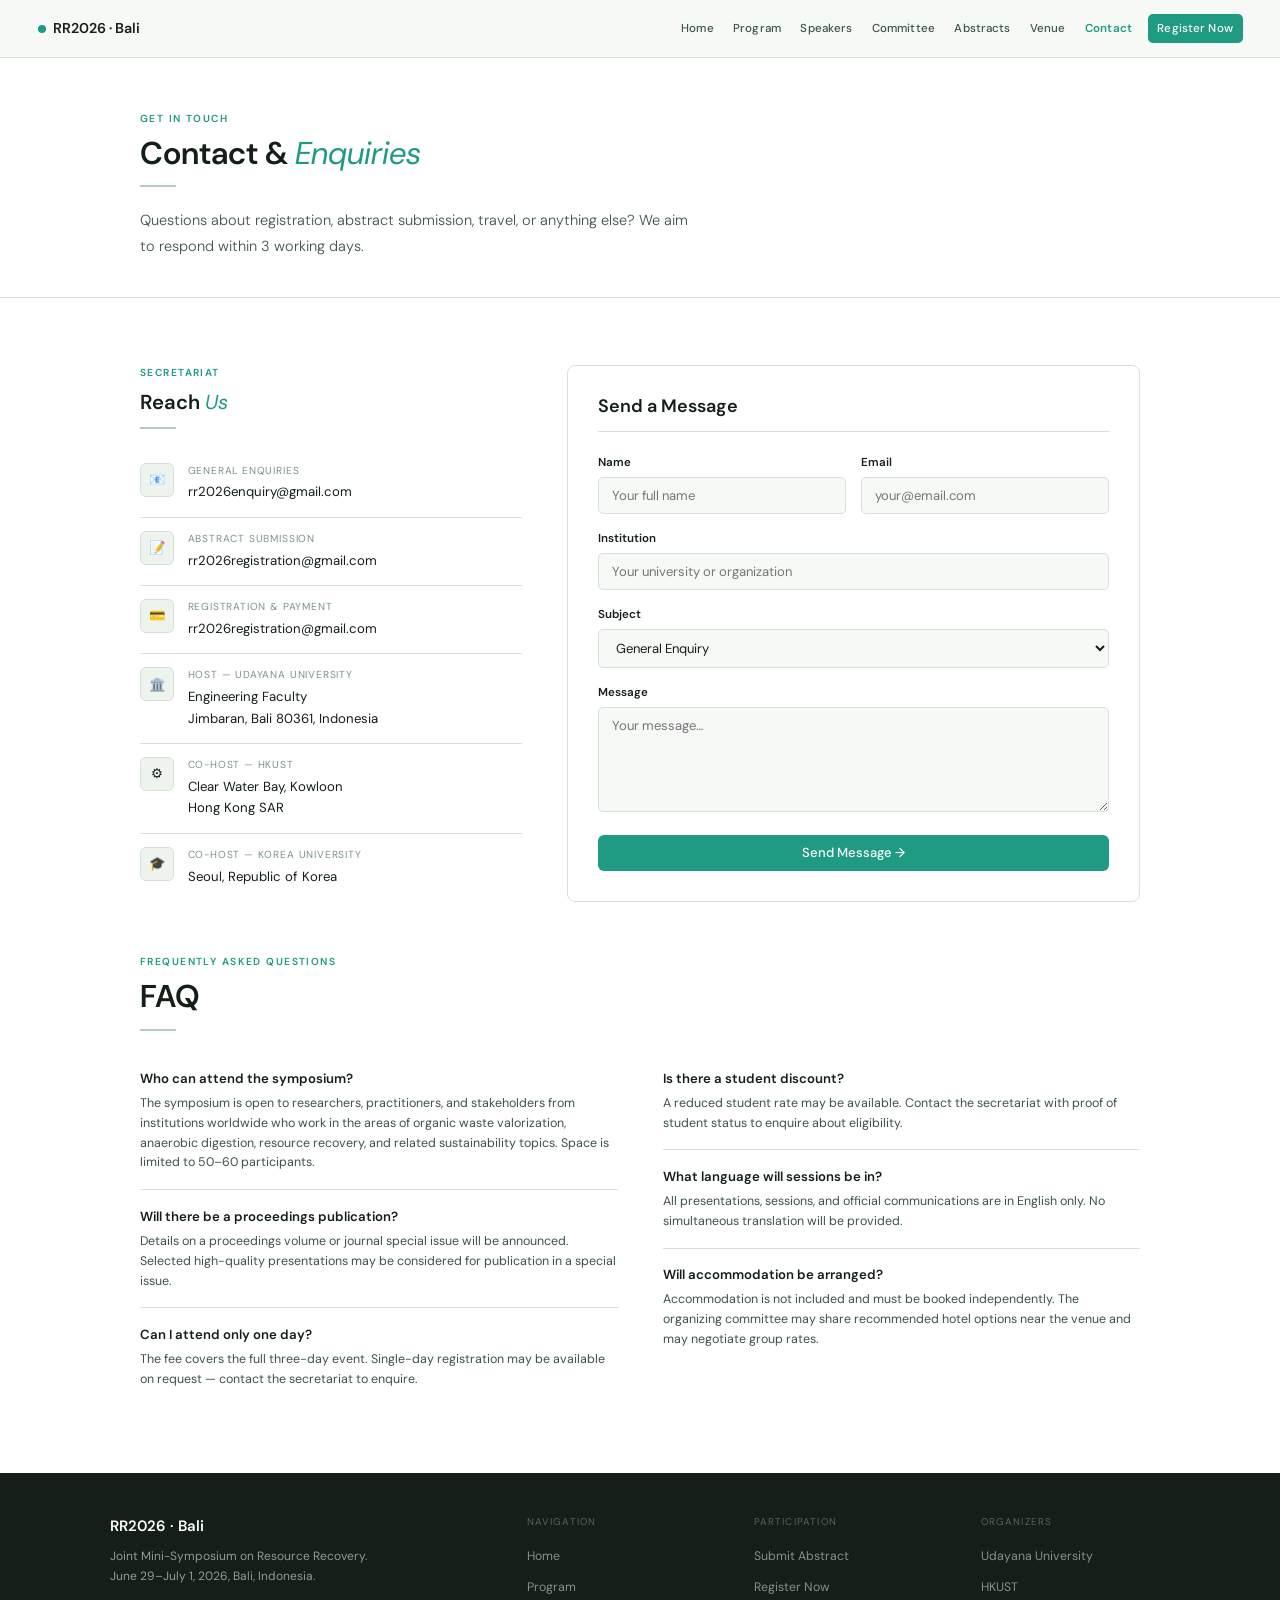
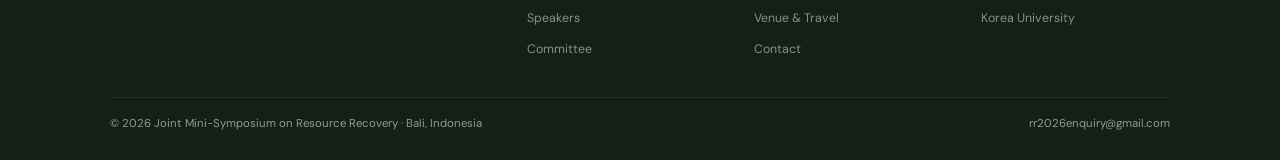
<file: contact.html>
<!DOCTYPE html>
<html lang="en">
<head>
<meta charset="UTF-8">
<meta name="viewport" content="width=device-width, initial-scale=1.0">
<title>Contact | RR2026 — Joint Mini-Symposium on Resource Recovery, Bali</title>
<link rel="stylesheet" href="style.css">
<style>
  @media (max-width: 700px) {
    .contact-grid {
      grid-template-columns: 1fr !important;
      gap: 2rem !important;
    }
    .faq-grid {
      grid-template-columns: 1fr !important;
      gap: 0 !important;
    }
  }
</style>
</head>
<body>

<!-- ── NAV ── -->
<!-- ── NAV ── -->
<nav>
  <div class="nav-logo"><span class="dot"></span> RR2026 &middot; Bali</div>
  <button class="hamburger" id="hamburger" aria-label="Toggle menu">
    <span></span>
    <span></span>
    <span></span>
  </button>
  <div class="nav-links" id="navLinks">
    <a data-page="home"      href="index.html">Home</a>
    <a data-page="program"   href="program.html">Program</a>
    <a data-page="speakers"  href="speakers.html">Speakers</a>
    <a data-page="committee" href="committee.html">Committee</a>
    <a data-page="abstracts" href="abstracts.html">Abstracts</a>
    <a data-page="venue"     href="venue.html">Venue</a>
    <a data-page="contact"   href="contact.html">Contact</a>
    <a data-page="register"  href="register.html" class="nav-cta">Register Now</a>
  </div>
</nav>
<div class="nav-overlay" id="navOverlay"></div>

<div style="padding-top:58px;">
  <div class="page-header">
    <div class="container">
      <p class="eyebrow">Get in Touch</p>
      <h1 class="section-title">Contact &amp; <em>Enquiries</em></h1>
      <div class="rule"></div>
      <p class="section-lead">Questions about registration, abstract submission, travel, or anything else? We aim to respond within 3 working days.</p>
    </div>
  </div>

  <section class="sec-white">
    <div class="container">
      <div style="display:grid;grid-template-columns:1fr 1.5fr;gap:3rem;align-items:start;" class="contact-grid">

        <!-- Contact details -->
        <div>
          <p class="eyebrow">Secretariat</p>
          <h2 class="section-title" style="font-size:1.35rem;">Reach <em>Us</em></h2>
          <div class="rule"></div>
          <div class="cdet"><div class="cdet-icon">📧</div><div><div class="cdet-lbl">General Enquiries</div><div class="cdet-val"><a href="mailto:rr2026enquiry@gmail.com" style="color:inherit;">rr2026enquiry@gmail.com</a></div></div></div>
          <div class="cdet"><div class="cdet-icon">📝</div><div><div class="cdet-lbl">Abstract Submission</div><div class="cdet-val"><a href="mailto:rr2026registration@gmail.com" style="color:inherit;">rr2026registration@gmail.com</a></div></div></div>
          <div class="cdet"><div class="cdet-icon">💳</div><div><div class="cdet-lbl">Registration &amp; Payment</div><div class="cdet-val"><a href="mailto:rr2026registration@gmail.com" style="color:inherit;">rr2026registration@gmail.com</a></div></div></div>
          <div class="cdet"><div class="cdet-icon">🏛️</div><div><div class="cdet-lbl">Host — Udayana University</div><div class="cdet-val">Engineering Faculty<br>Jimbaran, Bali 80361, Indonesia</div></div></div>
          <div class="cdet"><div class="cdet-icon">⚙️</div><div><div class="cdet-lbl">Co-host — HKUST</div><div class="cdet-val">Clear Water Bay, Kowloon<br>Hong Kong SAR</div></div></div>
          <div class="cdet"><div class="cdet-icon">🎓</div><div><div class="cdet-lbl">Co-host — Korea University</div><div class="cdet-val">Seoul, Republic of Korea</div></div></div>
        </div>

        <!-- Contact form -->
        <div class="form-card">
          <h3>Send a Message</h3>
          <form id="contact-form" action="https://formspree.io/f/mykoyovz" method="POST">
            <!-- Formspree will forward submissions to rr2026enquiry@gmail.com -->
            <input type="hidden" name="_subject" value="[RR2026] New Enquiry from Website">
            <input type="hidden" name="_replyto" value="">
            <div class="form-row">
              <div class="form-group"><label class="form-lbl">Name</label><input type="text" name="name" class="form-inp" placeholder="Your full name" required></div>
              <div class="form-group"><label class="form-lbl">Email</label><input type="email" name="email" class="form-inp" placeholder="your@email.com" required></div>
            </div>
            <div class="form-group"><label class="form-lbl">Institution</label><input type="text" name="institution" class="form-inp" placeholder="Your university or organization"></div>
            <div class="form-group"><label class="form-lbl">Subject</label>
              <select name="subject" class="form-sel form-inp">
                <option>General Enquiry</option>
                <option>Abstract Submission</option>
                <option>Registration &amp; Payment</option>
                <option>Travel &amp; Accommodation</option>
                <option>Sponsorship</option>
                <option>Other</option>
              </select>
            </div>
            <div class="form-group"><label class="form-lbl">Message</label><textarea name="message" class="form-ta form-inp" rows="5" placeholder="Your message…" required></textarea></div>
            <button type="submit" id="contact-btn" class="btn btn-teal btn-full">Send Message →</button>
            <div id="contact-success" style="display:none;text-align:center;margin-top:1rem;color:#2a9d8f;font-weight:600;">✓ Message sent! We'll get back to you within 3 working days.</div>
          </form>
          <script>
            var form = document.getElementById('contact-form');
            form.addEventListener('submit', function(e) {
              e.preventDefault();
              var btn = document.getElementById('contact-btn');
              btn.textContent = 'Sending…';
              btn.disabled = true;
              fetch(form.action, {
                method: 'POST',
                body: new FormData(form),
                headers: { 'Accept': 'application/json' }
              }).then(function(res) {
                if (res.ok) {
                  form.reset();
                  btn.textContent = 'Sent ✓';
                  document.getElementById('contact-success').style.display = 'block';
                } else {
                  btn.textContent = 'Send Message →';
                  btn.disabled = false;
                  alert('Something went wrong. Please email us directly at rr2026enquiry@gmail.com');
                }
              }).catch(function() {
                btn.textContent = 'Send Message →';
                btn.disabled = false;
                alert('Something went wrong. Please email us directly at rr2026enquiry@gmail.com');
              });
            });
          </script>
        </div>

      </div>

      <!-- FAQ -->
      <div style="margin-top:3.5rem;">
        <p class="eyebrow">Frequently Asked Questions</p>
        <h2 class="section-title">FAQ</h2>
        <div class="rule"></div>
        <div style="display:grid;grid-template-columns:1fr 1fr;gap:0 3rem;" class="faq-grid">
          <div>
            <div class="faq-item"><div class="faq-q">Who can attend the symposium?</div><div class="faq-a">The symposium is open to researchers, practitioners, and stakeholders from institutions worldwide who work in the areas of organic waste valorization, anaerobic digestion, resource recovery, and related sustainability topics. Space is limited to 50–60 participants.</div></div>
            <div class="faq-item"><div class="faq-q">Will there be a proceedings publication?</div><div class="faq-a">Details on a proceedings volume or journal special issue will be announced. Selected high-quality presentations may be considered for publication in a special issue.</div></div>
            <div class="faq-item"><div class="faq-q">Can I attend only one day?</div><div class="faq-a">The fee covers the full three-day event. Single-day registration may be available on request — contact the secretariat to enquire.</div></div>
          </div>
          <div>
            <div class="faq-item"><div class="faq-q">Is there a student discount?</div><div class="faq-a">A reduced student rate may be available. Contact the secretariat with proof of student status to enquire about eligibility.</div></div>
            <div class="faq-item"><div class="faq-q">What language will sessions be in?</div><div class="faq-a">All presentations, sessions, and official communications are in English only. No simultaneous translation will be provided.</div></div>
            <div class="faq-item"><div class="faq-q">Will accommodation be arranged?</div><div class="faq-a">Accommodation is not included and must be booked independently. The organizing committee may share recommended hotel options near the venue and may negotiate group rates.</div></div>
          </div>
        </div>
      </div>

    </div>
  </section>
</div>

<!-- ── FOOTER ── -->
<footer>
  <div class="footer-grid">
    <div class="footer-brand"><div class="footer-name">RR2026 · Bali</div><p>Joint Mini-Symposium on Resource Recovery. June 29–July 1, 2026, Bali, Indonesia.</p></div>
    <div><div class="footer-col-ttl">Navigation</div><ul class="footer-links"><li><a href="index.html">Home</a></li><li><a href="program.html">Program</a></li><li><a href="speakers.html">Speakers</a></li><li><a href="committee.html">Committee</a></li></ul></div>
    <div><div class="footer-col-ttl">Participation</div><ul class="footer-links"><li><a href="abstracts.html">Submit Abstract</a></li><li><a href="register.html">Register Now</a></li><li><a href="venue.html">Venue &amp; Travel</a></li><li><a href="contact.html">Contact</a></li></ul></div>
    <div><div class="footer-col-ttl">Organizers</div><ul class="footer-links"><li><a href="https://unud.ac.id" target="_blank">Udayana University</a></li><li><a href="https://hkust.edu.hk" target="_blank">HKUST</a></li><li><a href="https://korea.ac.kr" target="_blank">Korea University</a></li></ul></div>
  </div>
  <div class="footer-bottom"><span>© 2026 Joint Mini-Symposium on Resource Recovery · Bali, Indonesia</span><span><a href="mailto:rr2026enquiry@gmail.com" style="color:inherit;">rr2026enquiry@gmail.com</a></span></div>
</footer>
<script src="main.js"></script>
</body>
</html>
</file>
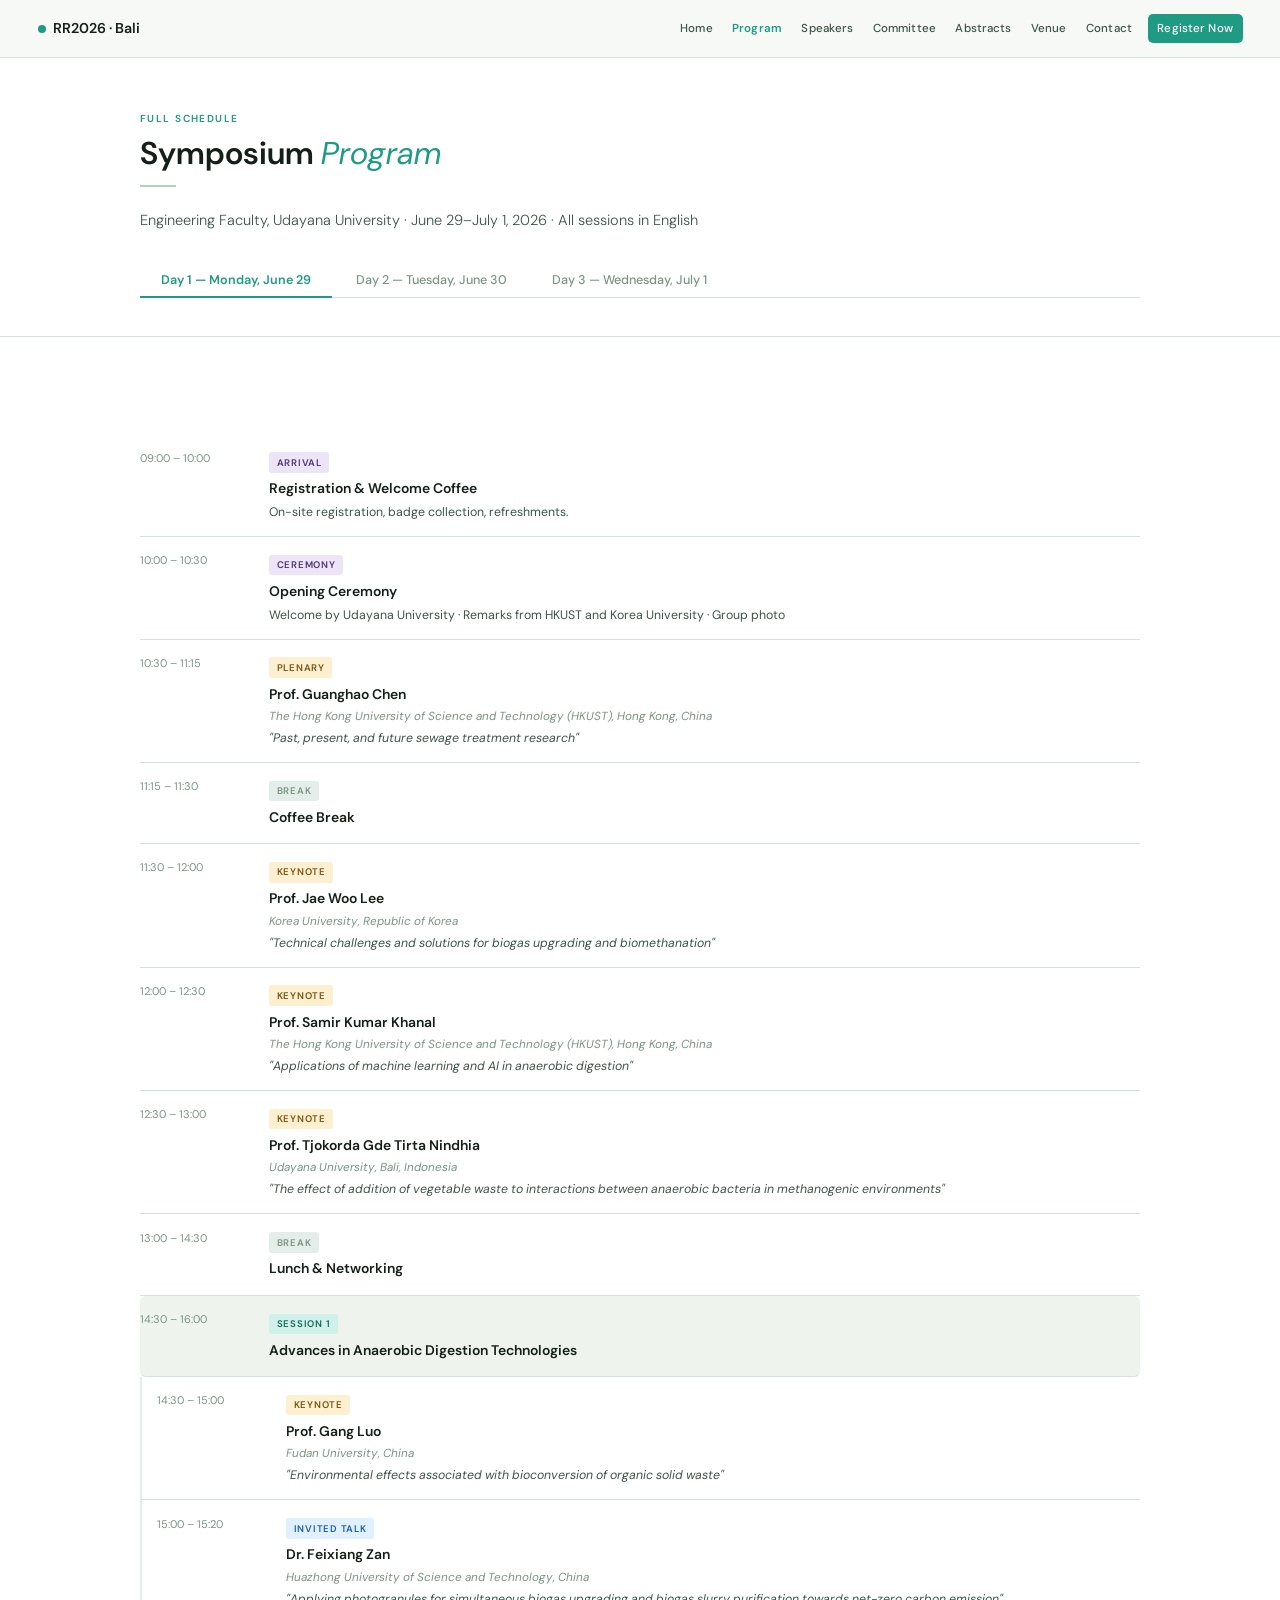
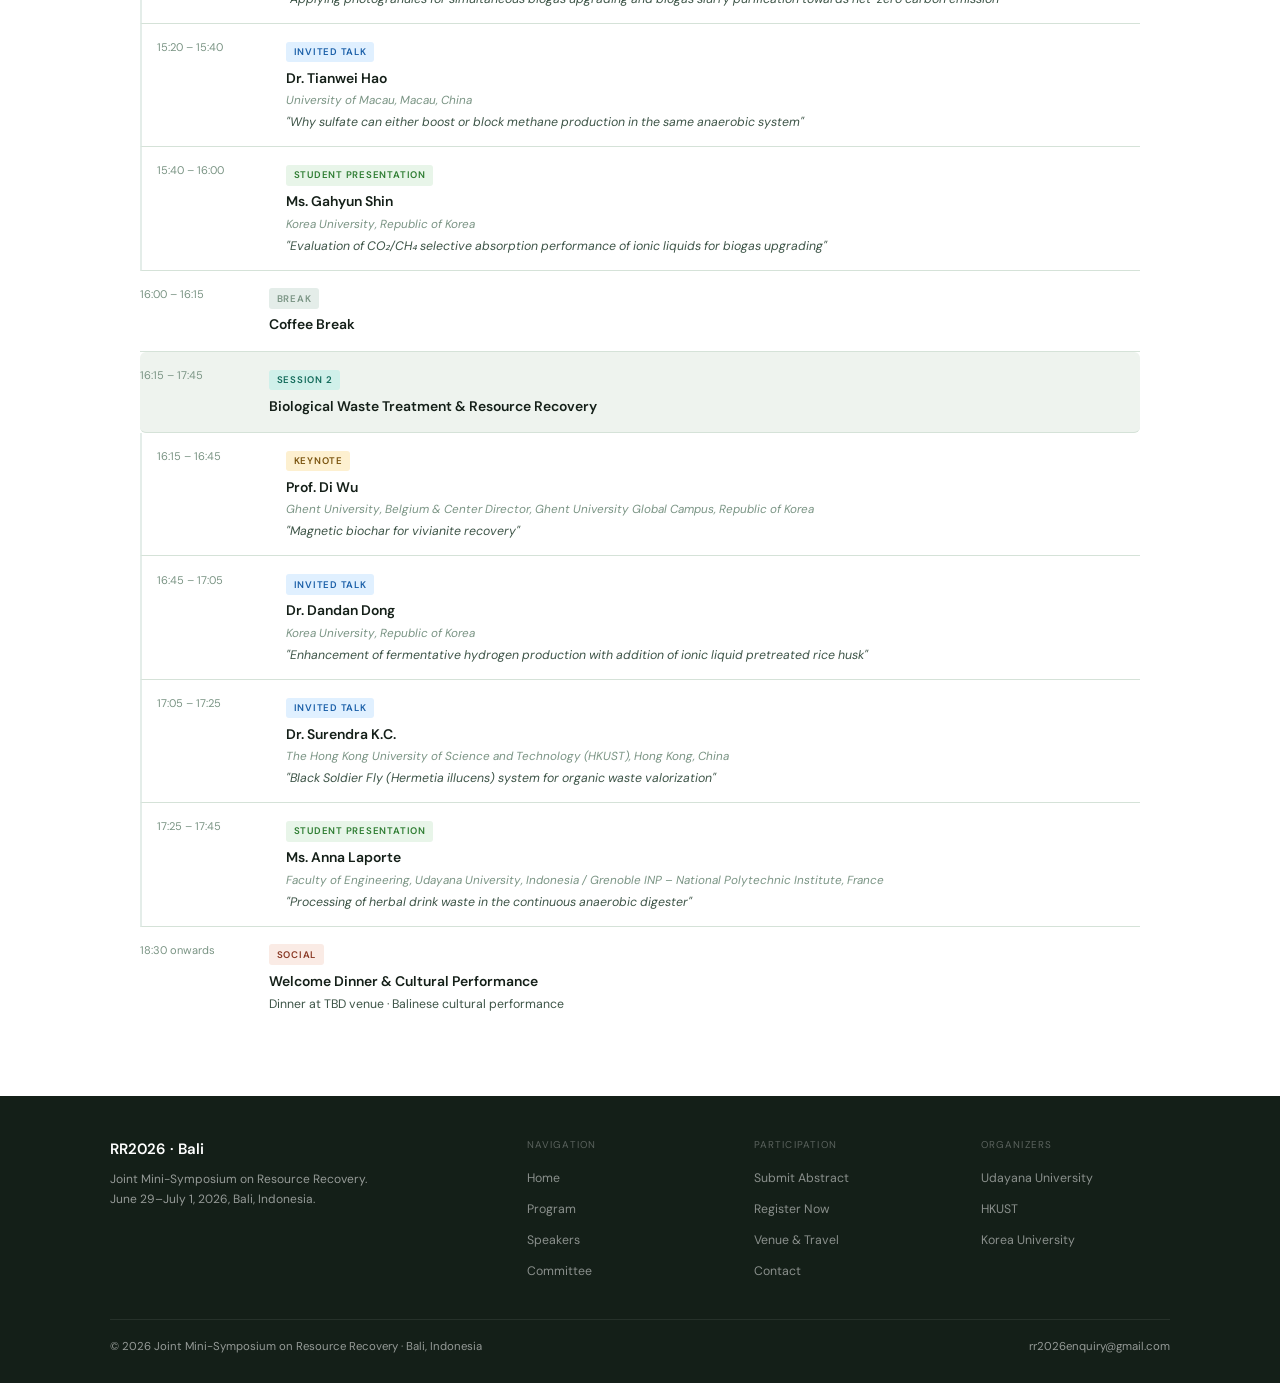
<file: program.html>
<!DOCTYPE html>
<html lang="en">
<head>
<meta charset="UTF-8">
<meta name="viewport" content="width=device-width, initial-scale=1.0">
<title>Program | RR2026 — Joint Mini-Symposium on Resource Recovery, Bali</title>
<link rel="stylesheet" href="style.css">
</head>
<body>

<!-- ── NAV ── -->
<nav>
  <div class="nav-logo"><span class="dot"></span> RR2026 &middot; Bali</div>
  <button class="hamburger" id="hamburger" aria-label="Toggle menu">
    <span></span>
    <span></span>
    <span></span>
  </button>
  <div class="nav-links" id="navLinks">
    <a data-page="home"      href="index.html">Home</a>
    <a data-page="program"   href="program.html">Program</a>
    <a data-page="speakers"  href="speakers.html">Speakers</a>
    <a data-page="committee" href="committee.html">Committee</a>
    <a data-page="abstracts" href="abstracts.html">Abstracts</a>
    <a data-page="venue"     href="venue.html">Venue</a>
    <a data-page="contact"   href="contact.html">Contact</a>
    <a data-page="register"  href="register.html" class="nav-cta">Register Now</a>
  </div>
</nav>
<div class="nav-overlay" id="navOverlay"></div>

<div style="padding-top:58px;">
  <div class="page-header">
    <div class="container">
      <p class="eyebrow">Full Schedule</p>
      <h1 class="section-title">Symposium <em>Program</em></h1>
      <div class="rule"></div>
      <p class="section-lead">Engineering Faculty, Udayana University &middot; June 29–July 1, 2026 &middot; All sessions in English</p>
      <div class="day-tabs">
        <button class="day-tab active" onclick="showDay(1)">Day 1 — Monday, June 29</button>
        <button class="day-tab"        onclick="showDay(2)">Day 2 — Tuesday, June 30</button>
        <button class="day-tab"        onclick="showDay(3)">Day 3 — Wednesday, July 1</button>
      </div>
    </div>
  </div>

  <section class="sec-white">
    <div class="container">

      <!-- DAY 1 -->
      <div class="day-content active schedule" id="day-1">

        <div class="sched-row">
          <div class="sched-time">09:00 – 10:00</div>
          <div>
            <span class="sched-tag tag-ceremony">Arrival</span>
            <div class="sched-title">Registration &amp; Welcome Coffee</div>
            <div class="sched-desc">On-site registration, badge collection, refreshments.</div>
          </div>
        </div>

        <div class="sched-row">
          <div class="sched-time">10:00 – 10:30</div>
          <div>
            <span class="sched-tag tag-ceremony">Ceremony</span>
            <div class="sched-title">Opening Ceremony</div>
            <div class="sched-desc">Welcome by Udayana University · Remarks from HKUST and Korea University · Group photo</div>
          </div>
        </div>

        <div class="sched-row">
          <div class="sched-time">10:30 – 11:15</div>
          <div>
            <span class="sched-tag tag-plenary">Plenary</span>
            <div class="sched-title">Prof. Guanghao Chen</div>
            <div class="sched-sub">The Hong Kong University of Science and Technology (HKUST), Hong Kong, China</div>
            <div class="sched-desc"><em>"Past, present, and future sewage treatment research"</em></div>
          </div>
        </div>

        <div class="sched-row">
          <div class="sched-time">11:15 – 11:30</div>
          <div>
            <span class="sched-tag tag-break">Break</span>
            <div class="sched-title">Coffee Break</div>
          </div>
        </div>

        <div class="sched-row">
          <div class="sched-time">11:30 – 12:00</div>
          <div>
            <span class="sched-tag tag-keynote">Keynote</span>
            <div class="sched-title">Prof. Jae Woo Lee</div>
            <div class="sched-sub">Korea University, Republic of Korea</div>
            <div class="sched-desc"><em>"Technical challenges and solutions for biogas upgrading and biomethanation"</em></div>
          </div>
        </div>

        <div class="sched-row">
          <div class="sched-time">12:00 – 12:30</div>
          <div>
            <span class="sched-tag tag-keynote">Keynote</span>
            <div class="sched-title">Prof. Samir Kumar Khanal</div>
            <div class="sched-sub">The Hong Kong University of Science and Technology (HKUST), Hong Kong, China</div>
            <div class="sched-desc"><em>"Applications of machine learning and AI in anaerobic digestion"</em></div>
          </div>
        </div>

        <div class="sched-row">
          <div class="sched-time">12:30 – 13:00</div>
          <div>
            <span class="sched-tag tag-keynote">Keynote</span>
            <div class="sched-title">Prof. Tjokorda Gde Tirta Nindhia</div>
            <div class="sched-sub">Udayana University, Bali, Indonesia</div>
            <div class="sched-desc"><em>"The effect of addition of vegetable waste to interactions between anaerobic bacteria in methanogenic environments"</em></div>
          </div>
        </div>

        <div class="sched-row">
          <div class="sched-time">13:00 – 14:30</div>
          <div>
            <span class="sched-tag tag-break">Break</span>
            <div class="sched-title">Lunch &amp; Networking</div>
          </div>
        </div>

        <!-- Session 1 -->
        <div class="sched-row session-header">
          <div class="sched-time">14:30 – 16:00</div>
          <div>
            <span class="sched-tag tag-session">Session 1</span>
            <div class="sched-title">Advances in Anaerobic Digestion Technologies</div>
          </div>
        </div>

        <div class="sched-row sched-indented">
          <div class="sched-time">14:30 – 15:00</div>
          <div>
            <span class="sched-tag tag-keynote">Keynote</span>
            <div class="sched-title">Prof. Gang Luo</div>
            <div class="sched-sub">Fudan University, China</div>
            <div class="sched-desc"><em>"Environmental effects associated with bioconversion of organic solid waste"</em></div>
          </div>
        </div>

        <div class="sched-row sched-indented">
          <div class="sched-time">15:00 – 15:20</div>
          <div>
            <span class="sched-tag tag-invited">Invited Talk</span>
            <div class="sched-title">Dr. Feixiang Zan</div>
            <div class="sched-sub">Huazhong University of Science and Technology, China</div>
            <div class="sched-desc"><em>"Applying photogranules for simultaneous biogas upgrading and biogas slurry purification towards net-zero carbon emission"</em></div>
          </div>
        </div>

        <div class="sched-row sched-indented">
          <div class="sched-time">15:20 – 15:40</div>
          <div>
            <span class="sched-tag tag-invited">Invited Talk</span>
            <div class="sched-title">Dr. Tianwei Hao</div>
            <div class="sched-sub">University of Macau, Macau, China</div>
            <div class="sched-desc"><em>"Why sulfate can either boost or block methane production in the same anaerobic system"</em></div>
          </div>
        </div>

        <div class="sched-row sched-indented">
          <div class="sched-time">15:40 – 16:00</div>
          <div>
            <span class="sched-tag tag-student">Student Presentation</span>
            <div class="sched-title">Ms. Gahyun Shin</div>
            <div class="sched-sub">Korea University, Republic of Korea</div>
            <div class="sched-desc"><em>"Evaluation of CO₂/CH₄ selective absorption performance of ionic liquids for biogas upgrading"</em></div>
          </div>
        </div>

        <div class="sched-row">
          <div class="sched-time">16:00 – 16:15</div>
          <div>
            <span class="sched-tag tag-break">Break</span>
            <div class="sched-title">Coffee Break</div>
          </div>
        </div>

        <!-- Session 2 -->
        <div class="sched-row session-header">
          <div class="sched-time">16:15 – 17:45</div>
          <div>
            <span class="sched-tag tag-session">Session 2</span>
            <div class="sched-title">Biological Waste Treatment &amp; Resource Recovery</div>
          </div>
        </div>

        <div class="sched-row sched-indented">
          <div class="sched-time">16:15 – 16:45</div>
          <div>
            <span class="sched-tag tag-keynote">Keynote</span>
            <div class="sched-title">Prof. Di Wu</div>
            <div class="sched-sub">Ghent University, Belgium &amp; Center Director, Ghent University Global Campus, Republic of Korea</div>
            <div class="sched-desc"><em>"Magnetic biochar for vivianite recovery"</em></div>
          </div>
        </div>

        <div class="sched-row sched-indented">
          <div class="sched-time">16:45 – 17:05</div>
          <div>
            <span class="sched-tag tag-invited">Invited Talk</span>
            <div class="sched-title">Dr. Dandan Dong</div>
            <div class="sched-sub">Korea University, Republic of Korea</div>
            <div class="sched-desc"><em>"Enhancement of fermentative hydrogen production with addition of ionic liquid pretreated rice husk"</em></div>
          </div>
        </div>

        <div class="sched-row sched-indented">
          <div class="sched-time">17:05 – 17:25</div>
          <div>
            <span class="sched-tag tag-invited">Invited Talk</span>
            <div class="sched-title">Dr. Surendra K.C.</div>
            <div class="sched-sub">The Hong Kong University of Science and Technology (HKUST), Hong Kong, China</div>
            <div class="sched-desc"><em>"Black Soldier Fly (Hermetia illucens) system for organic waste valorization"</em></div>
          </div>
        </div>

        <div class="sched-row sched-indented">
          <div class="sched-time">17:25 – 17:45</div>
          <div>
            <span class="sched-tag tag-student">Student Presentation</span>
            <div class="sched-title">Ms. Anna Laporte</div>
            <div class="sched-sub">Faculty of Engineering, Udayana University, Indonesia / Grenoble INP – National Polytechnic Institute, France</div>
            <div class="sched-desc"><em>"Processing of herbal drink waste in the continuous anaerobic digester"</em></div>
          </div>
        </div>

        <div class="sched-row">
          <div class="sched-time">18:30 onwards</div>
          <div>
            <span class="sched-tag tag-social">Social</span>
            <div class="sched-title">Welcome Dinner &amp; Cultural Performance</div>
            <div class="sched-desc">Dinner at TBD venue · Balinese cultural performance</div>
          </div>
        </div>

      </div><!-- /day-1 -->

      <!-- DAY 2 -->
      <div class="day-content schedule" id="day-2">

        <div class="sched-row">
          <div class="sched-time">09:00 – 10:00</div>
          <div>
            <span class="sched-tag tag-break">Arrival</span>
            <div class="sched-title">Morning Coffee &amp; Networking</div>
          </div>
        </div>

        <div class="sched-row">
          <div class="sched-time">10:00 – 10:30</div>
          <div>
            <span class="sched-tag tag-keynote">Keynote</span>
            <div class="sched-title">Prof. Sungpyo Kim</div>
            <div class="sched-sub">Korea University, Republic of Korea</div>
            <div class="sched-desc"><em>"Creating a safe space for infectious diseases via wastewater data mining"</em></div>
          </div>
        </div>

        <div class="sched-row">
          <div class="sched-time">10:30 – 11:00</div>
          <div>
            <span class="sched-tag tag-keynote">Keynote</span>
            <div class="sched-title">Prof. Kadek Diana Harmayani</div>
            <div class="sched-sub">Udayana University, Bali, Indonesia</div>
            <div class="sched-desc"><em>"Reframing organic waste valorization through Tri Hita Karana: bridging circular economy and climate resilience"</em></div>
          </div>
        </div>

        <div class="sched-row">
          <div class="sched-time">11:00 – 11:30</div>
          <div>
            <span class="sched-tag tag-keynote">Keynote</span>
            <div class="sched-title">Prof. Zhen Hu</div>
            <div class="sched-sub">Shandong University, China</div>
            <div class="sched-desc"><em>"Towards sustainability in wastewater management through the biological-ecological coupling system"</em></div>
          </div>
        </div>

        <div class="sched-row">
          <div class="sched-time">11:30 – 11:45</div>
          <div>
            <span class="sched-tag tag-break">Break</span>
            <div class="sched-title">Coffee Break</div>
          </div>
        </div>

        <!-- Session 3 -->
        <div class="sched-row session-header">
          <div class="sched-time">11:45 – 13:00</div>
          <div>
            <span class="sched-tag tag-session">Session 3</span>
            <div class="sched-title">Resource Recovery Technologies</div>
          </div>
        </div>

        <div class="sched-row sched-indented">
          <div class="sched-time">11:45 – 12:15</div>
          <div>
            <span class="sched-tag tag-keynote">Keynote</span>
            <div class="sched-title">Prof. Feng Jiang</div>
            <div class="sched-sub">Sun Yat-sen University, China</div>
            <div class="sched-desc"><em>"Paradigm-shifted approach for resource recovery from mine water"</em></div>
          </div>
        </div>

        <div class="sched-row sched-indented">
          <div class="sched-time">12:15 – 12:30</div>
          <div>
            <span class="sched-tag tag-student">Student Presentation</span>
            <div class="sched-title">Mr. Pierre Brun</div>
            <div class="sched-sub">Faculty of Engineering, Udayana University, Indonesia / Polytech Lyon, Université Claude Bernard Lyon 1, France</div>
            <div class="sched-desc"><em>"On processing waste silk cocoon (Bombyx mori) from the textile industry as bioplastic"</em></div>
          </div>
        </div>

        <div class="sched-row sched-indented">
          <div class="sched-time">12:30 – 12:45</div>
          <div>
            <span class="sched-tag tag-student">Student Presentation</span>
            <div class="sched-title">Mr. Nicolas Meuley</div>
            <div class="sched-sub">Faculty of Engineering, Udayana University, Indonesia / Polytech Lyon, Université Claude Bernard Lyon 1, France</div>
            <div class="sched-desc"><em>"Progress on processing and mechanical characterization of seaweed waste from Indonesian sources as bioplastic"</em></div>
          </div>
        </div>

        <div class="sched-row">
          <div class="sched-time">12:45 – 14:15</div>
          <div>
            <span class="sched-tag tag-break">Break</span>
            <div class="sched-title">Lunch &amp; Networking</div>
          </div>
        </div>

        <!-- Session 4 -->
        <div class="sched-row session-header">
          <div class="sched-time">14:15 – 16:00</div>
          <div>
            <span class="sched-tag tag-session">Session 4</span>
            <div class="sched-title">Biological Processes Beyond Traditional AD</div>
          </div>
        </div>

        <div class="sched-row sched-indented">
          <div class="sched-time">14:15 – 14:45</div>
          <div>
            <span class="sched-tag tag-keynote">Keynote</span>
            <div class="sched-title">Prof. Ida Ayu Rai Widhiawati</div>
            <div class="sched-sub">Engineering Faculty, Udayana University, Indonesia</div>
            <div class="sched-desc"><em>"Organic waste management and the role of stakeholders: Denpasar City, Bali"</em></div>
          </div>
        </div>

        <div class="sched-row sched-indented">
          <div class="sched-time">14:45 – 15:00</div>
          <div>
            <span class="sched-tag tag-student">Student Presentation</span>
            <div class="sched-title">Mr. Jang Ho Lee</div>
            <div class="sched-sub">Korea University, Republic of Korea</div>
            <div class="sched-desc"><em>"Effects of powdered activated carbon types on aerobic granular sludge formation and organic micro-pollutant removal"</em></div>
          </div>
        </div>

        <div class="sched-row sched-indented">
          <div class="sched-time">15:00 – 15:15</div>
          <div>
            <span class="sched-tag tag-student">Student Presentation</span>
            <div class="sched-title">Mr. Barthelemy Robillard</div>
            <div class="sched-sub">Faculty of Engineering, Udayana University, Indonesia / Polytech Lyon, Université Claude Bernard Lyon 1, France</div>
            <div class="sched-desc"><em>"On dedication for waste to energy program: accurate setting of 4 strokes spark ignition engine for biogas electric generator"</em></div>
          </div>
        </div>

        <div class="sched-row">
          <div class="sched-time">15:15 – 15:45</div>
          <div>
            <span class="sched-tag tag-ceremony">Ceremony</span>
            <div class="sched-title">Closing Ceremony</div>
            <div class="sched-desc">Closing remarks · Acknowledgements · Future collaboration plans</div>
          </div>
        </div>

        <div class="sched-row">
          <div class="sched-time">18:30 onwards</div>
          <div>
            <span class="sched-tag tag-social">Social</span>
            <div class="sched-title">Conference Dinner &amp; Networking</div>
          </div>
        </div>

      </div><!-- /day-2 -->

      <!-- DAY 3 -->
      <div class="day-content schedule" id="day-3">

        <div class="sched-row">
          <div class="sched-time">10:00 – 11:00</div>
          <div>
            <span class="sched-tag tag-break">Arrival</span>
            <div class="sched-title">Morning Coffee &amp; Site Visit Departure</div>
            <div class="sched-desc">Brief refreshments before boarding transport.</div>
          </div>
        </div>

        <div class="sched-row">
          <div class="sched-time">11:00 – 17:00</div>
          <div>
            <span class="sched-tag tag-social">Site Visit</span>
            <div class="sched-title">Visit to Local Anaerobic Digestion Plant</div>
            <div class="sched-desc">Transport and lunch provided.</div>
          </div>
        </div>

        <div class="sched-row">
          <div class="sched-time">17:30 onwards</div>
          <div>
            <span class="sched-tag tag-social">Social</span>
            <div class="sched-title">Farewell Dinner &amp; Networking</div>
          </div>
        </div>

      </div><!-- /day-3 -->

    </div>
  </section>
</div>

<!-- ── FOOTER ── -->
<footer>
  <div class="footer-grid">
    <div class="footer-brand"><div class="footer-name">RR2026 · Bali</div><p>Joint Mini-Symposium on Resource Recovery. June 29–July 1, 2026, Bali, Indonesia.</p></div>
    <div><div class="footer-col-ttl">Navigation</div><ul class="footer-links"><li><a href="index.html">Home</a></li><li><a href="program.html">Program</a></li><li><a href="speakers.html">Speakers</a></li><li><a href="committee.html">Committee</a></li></ul></div>
    <div><div class="footer-col-ttl">Participation</div><ul class="footer-links"><li><a href="abstracts.html">Submit Abstract</a></li><li><a href="register.html">Register Now</a></li><li><a href="venue.html">Venue &amp; Travel</a></li><li><a href="contact.html">Contact</a></li></ul></div>
    <div><div class="footer-col-ttl">Organizers</div><ul class="footer-links"><li><a href="https://unud.ac.id" target="_blank">Udayana University</a></li><li><a href="https://hkust.edu.hk" target="_blank">HKUST</a></li><li><a href="https://korea.ac.kr" target="_blank">Korea University</a></li></ul></div>
  </div>
  <div class="footer-bottom"><span>© 2026 Joint Mini-Symposium on Resource Recovery · Bali, Indonesia</span><span><a href="mailto:rr2026enquiry@gmail.com" style="color:inherit;">rr2026enquiry@gmail.com</a></span></div>
</footer>

<script src="main.js"></script>
</body>
</html>
</file>
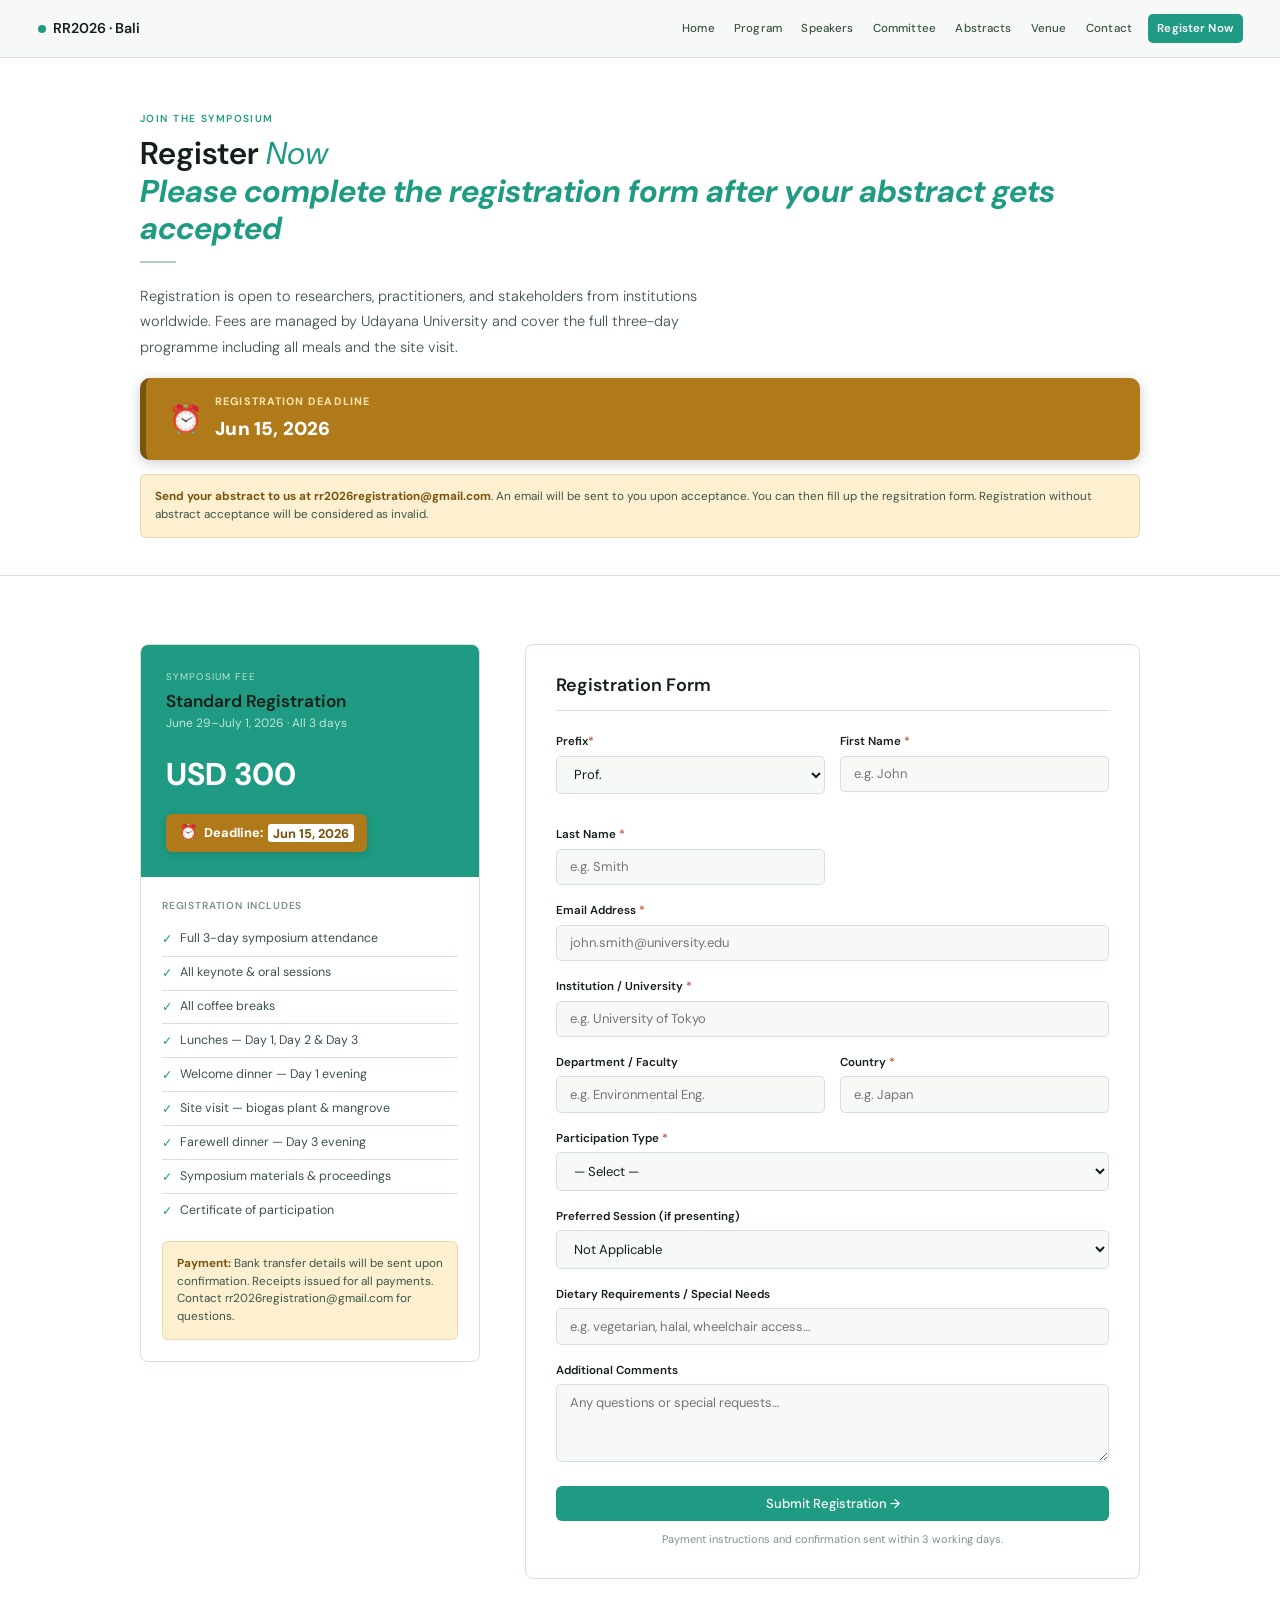
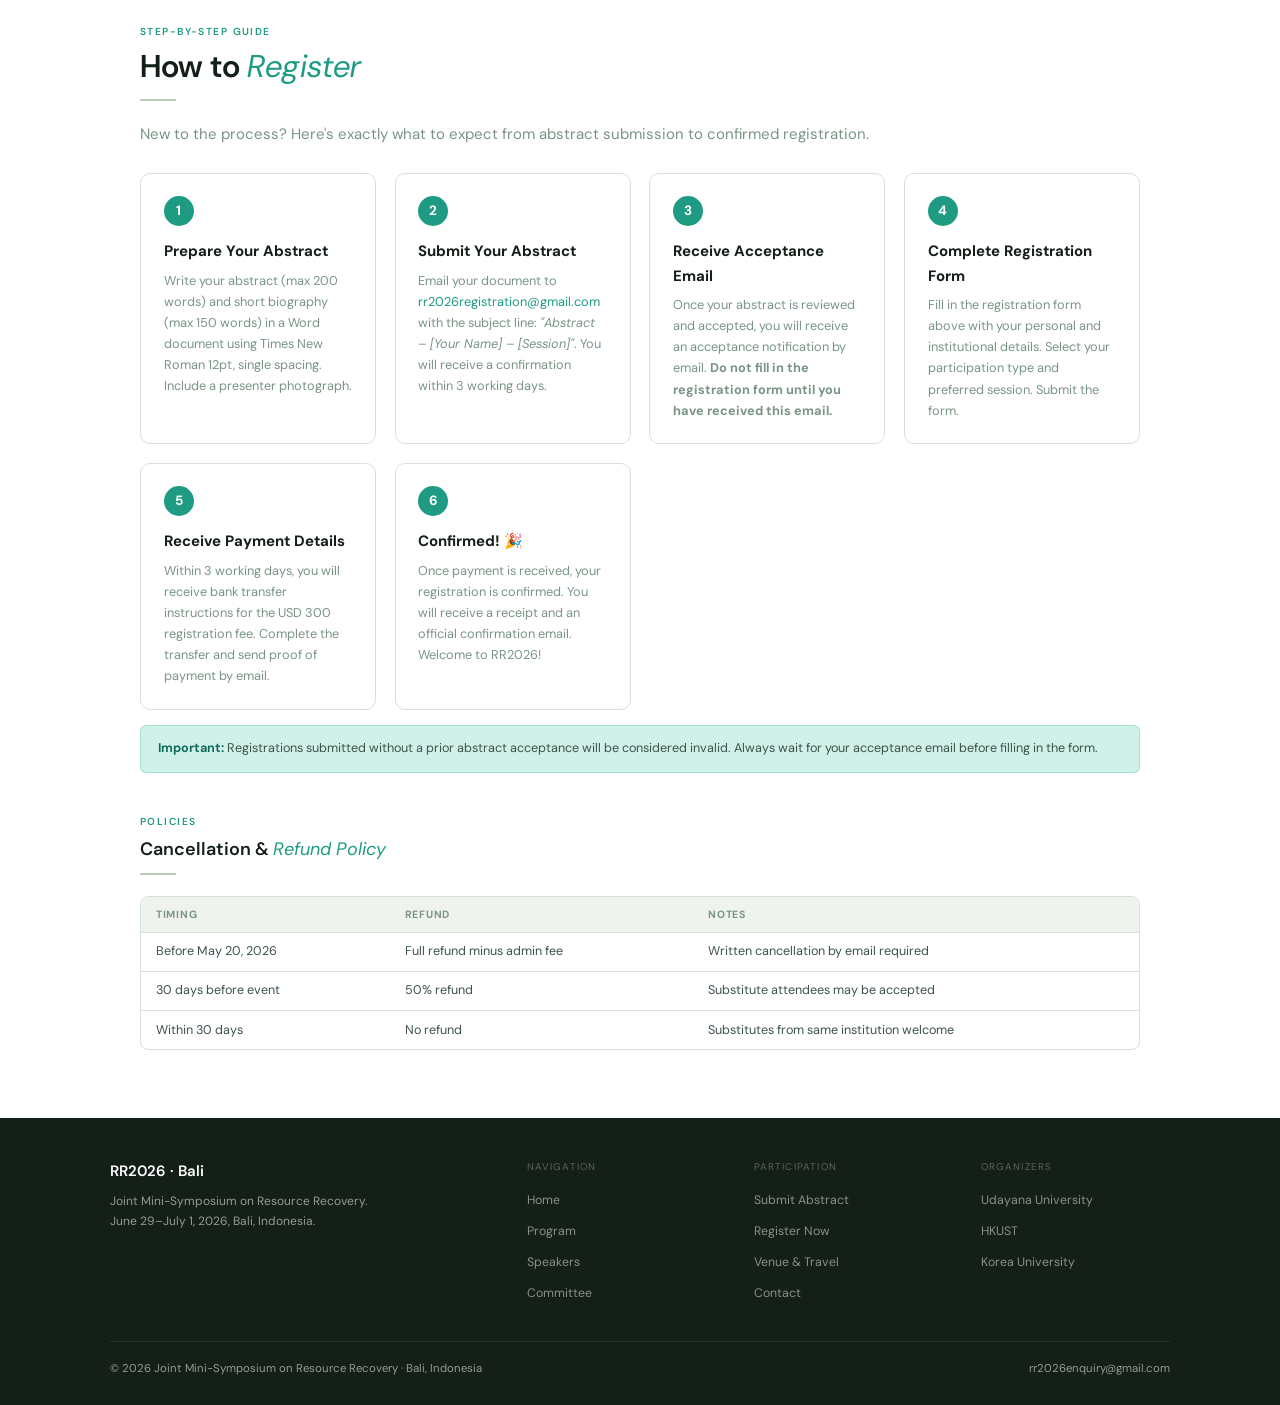
<file: register.html>
<!DOCTYPE html>
<html lang="en">
<head>
<meta charset="UTF-8">
<meta name="viewport" content="width=device-width, initial-scale=1.0">
<title>Register Now | RR2026 — Joint Mini-Symposium on Resource Recovery, Bali</title>
<link rel="stylesheet" href="style.css">
</head>
<body>

<!-- ── NAV ── -->
<!-- ── NAV ── -->
<nav>
  <div class="nav-logo"><span class="dot"></span> RR2026 &middot; Bali</div>
  <button class="hamburger" id="hamburger" aria-label="Toggle menu">
    <span></span>
    <span></span>
    <span></span>
  </button>
  <div class="nav-links" id="navLinks">
    <a data-page="home"      href="index.html">Home</a>
    <a data-page="program"   href="program.html">Program</a>
    <a data-page="speakers"  href="speakers.html">Speakers</a>
    <a data-page="committee" href="committee.html">Committee</a>
    <a data-page="abstracts" href="abstracts.html">Abstracts</a>
    <a data-page="venue"     href="venue.html">Venue</a>
    <a data-page="contact"   href="contact.html">Contact</a>
    <a data-page="register"  href="register.html" class="nav-cta">Register Now</a>
  </div>
</nav>
<div class="nav-overlay" id="navOverlay"></div>

<div style="padding-top:58px;">
  <div class="page-header">
    <div class="container">
      <p class="eyebrow">Join the Symposium</p>
      <h1 class="section-title">Register <em>Now</em> <em>      <p><strong>Please complete the registration form after your abstract gets accepted</strong></p></em></h1>
      <div class="rule"></div>
      <p class="section-lead">Registration is open to researchers, practitioners, and stakeholders from institutions worldwide. Fees are managed by Udayana University and cover the full three-day programme including all meals and the site visit.</p>
      <div style="display:flex;align-items:center;gap:0.85rem;background:#b07a1a;border-left:6px solid #7a540f;border-radius:10px;padding:1rem 1.5rem;margin-top:1.2rem;box-shadow:0 3px 14px rgba(0,0,0,0.2);">
        <span style="font-size:1.8rem;">&#9200;</span>
        <div>
          <div style="font-size:0.72rem;font-weight:700;text-transform:uppercase;letter-spacing:0.1em;color:#fde8b0;margin-bottom:0.2rem;">Registration Deadline</div>
          <div style="font-size:1.25rem;font-weight:900;color:#fff;letter-spacing:0.01em;">Jun 15, 2026</div>
        </div>
      </div>
       <div class="fee-note"><strong>Send your abstract to us at rr2026registration@gmail.com</strong>. An email will be sent to you upon acceptance. You can then fill up the regsitration form. Registration without abstract acceptance will be considered as invalid. </div>
    </div>
  </div>

  <section class="sec-white">
    <div class="container">
      <div class="reg-layout">

        <!-- Fee card -->
        <div class="fee-card">
          <div class="fee-top">
            <div class="ey">Symposium Fee</div>
            <h3>Standard Registration</h3>
            <p>June 29–July 1, 2026 · All 3 days</p>
            <div class="price-row"><span class="price-amt">USD 300</span></div>
            <div style="margin-top:0.85rem;display:inline-flex;align-items:center;gap:0.45rem;background:#b07a1a;border-radius:6px;padding:0.45rem 0.85rem;box-shadow:0 2px 8px rgba(0,0,0,0.15);">
              <span style="font-size:1rem;">&#9200;</span>
              <span style="font-size:0.85rem;font-weight:800;color:#fff;">Deadline: <span style="background:#fff;color:#7a540f;padding:0.05rem 0.35rem;border-radius:3px;margin-left:0.1rem;">Jun 15, 2026</span></span>
            </div>
          </div>
          <div class="fee-body">
            <div style="font-size:0.68rem;font-weight:600;text-transform:uppercase;letter-spacing:0.08em;color:var(--muted);margin-bottom:0.55rem;">Registration Includes</div>
            <ul class="fee-list">
              <li><span class="fee-ck">✓</span>Full 3-day symposium attendance</li>
              <li><span class="fee-ck">✓</span>All keynote &amp; oral sessions</li>
              <li><span class="fee-ck">✓</span>All coffee breaks</li>
              <li><span class="fee-ck">✓</span>Lunches — Day 1, Day 2 &amp; Day 3</li>
              <li><span class="fee-ck">✓</span>Welcome dinner — Day 1 evening</li>
              <li><span class="fee-ck">✓</span>Site visit — biogas plant &amp; mangrove</li>
              <li><span class="fee-ck">✓</span>Farewell dinner — Day 3 evening</li>
              <li><span class="fee-ck">✓</span>Symposium materials &amp; proceedings</li>
              <li><span class="fee-ck">✓</span>Certificate of participation</li>
            </ul>
            <div class="fee-note"><strong>Payment:</strong> Bank transfer details will be sent upon confirmation. Receipts issued for all payments. Contact rr2026registration@gmail.com for questions.</div>
          </div>
        </div>

        <!-- Registration form -->
        <div class="form-card">
          <h3>Registration Form</h3>
          <form id="reg-form" action="https://formspree.io/f/xgodeqoa" method="POST">
            <input type="hidden" name="_subject" value="[RR2026] New Registration">
            <input type="hidden" name="_replyto" value="">
            <div class="form-row">
              <div class="form-group"><label class="form-lbl">Prefix<span class="req">*</span></label>
              <select name="prefix" class="form-sel form-inp">
                <option>Prof.</option>
                <option>Dr.</option>
                <option>Mr.</option>
                <option>Ms.</option>
                <option>Miss</option>
              </select>
            </div>
              <div class="form-group"><label class="form-lbl">First Name <span class="req">*</span></label><input type="text" name="first_name" class="form-inp" placeholder="e.g. John" required></div>
              <div class="form-group"><label class="form-lbl">Last Name <span class="req">*</span></label><input type="text" name="last_name" class="form-inp" placeholder="e.g. Smith" required></div>
            </div>
            <div class="form-group"><label class="form-lbl">Email Address <span class="req">*</span></label><input type="email" name="email" class="form-inp" placeholder="john.smith@university.edu" required></div>
            <div class="form-group"><label class="form-lbl">Institution / University <span class="req">*</span></label><input type="text" name="institution" class="form-inp" placeholder="e.g. University of Tokyo" required></div>
            <div class="form-row">
              <div class="form-group"><label class="form-lbl">Department / Faculty</label><input type="text" name="department" class="form-inp" placeholder="e.g. Environmental Eng."></div>
              <div class="form-group"><label class="form-lbl">Country <span class="req">*</span></label><input type="text" name="country" class="form-inp" placeholder="e.g. Japan" required></div>
            </div>
            <div class="form-group"><label class="form-lbl">Participation Type <span class="req">*</span></label>
              <select name="participation_type" class="form-sel form-inp" required>
                <option value="">— Select —</option>
                <option>Oral Presenter</option>
                <option>Poster Presenter</option>
                <option>Attendee Only</option>
                <option>Invited Speaker / Keynote</option>
              </select>
            </div>
            <div class="form-group"><label class="form-lbl">Preferred Session (if presenting)</label>
              <select name="preferred_session" class="form-sel form-inp">
                <option>Not Applicable</option>
                <option>Session 1 — Advances in Anaerobic Digestion</option>
                <option>Session 2 — Other Organic Waste Valorization Processes</option>
                <option>Session 3 — Resource Recovery Technologies</option>
                <option>Session 4 — Biological Processes Beyond AD</option>
                <option>Session 5 — Case Studies &amp; Sustainability Assessments</option>
                <option>Poster Session</option>
              </select>
            </div>
            <div class="form-group"><label class="form-lbl">Dietary Requirements / Special Needs</label><input type="text" name="dietary" class="form-inp" placeholder="e.g. vegetarian, halal, wheelchair access…"></div>
            <div class="form-group"><label class="form-lbl">Additional Comments</label><textarea name="comments" class="form-ta form-inp" placeholder="Any questions or special requests…"></textarea></div>
            <button type="submit" id="reg-btn" class="btn btn-teal btn-full">Submit Registration →</button>
            <p class="form-hint" style="text-align:center;margin-top:0.55rem;">Payment instructions and confirmation sent within 3 working days.</p>
            <div id="reg-success" style="display:none;text-align:center;margin-top:1rem;color:#2a9d8f;font-weight:600;">✓ Registration received! We'll be in touch within 3 working days.</div>
          </form>
          <script>
            var regForm = document.getElementById('reg-form');
            regForm.addEventListener('submit', function(e) {
              e.preventDefault();
              var btn = document.getElementById('reg-btn');
              btn.textContent = 'Submitting…';
              btn.disabled = true;
              fetch(regForm.action, {
                method: 'POST',
                body: new FormData(regForm),
                headers: { 'Accept': 'application/json' }
              }).then(function(res) {
                if (res.ok) {
                  regForm.reset();
                  btn.textContent = 'Submitted ✓';
                  document.getElementById('reg-success').style.display = 'block';
                } else {
                  btn.textContent = 'Submit Registration →';
                  btn.disabled = false;
                  alert('Something went wrong. Please email us directly at rr2026registration@gmail.com');
                }
              }).catch(function() {
                btn.textContent = 'Submit Registration →';
                btn.disabled = false;
                alert('Something went wrong. Please email us directly at rr2026registration@gmail.com');
              });
            });
          </script>
        </div>

      </div>

      <!-- How to Register Walkthrough -->
      <div style="margin-top:3rem;">
        <p class="eyebrow">Step-by-Step Guide</p>
        <h2 class="section-title">How to <em>Register</em></h2>
        <div class="rule"></div>
        <p style="color:var(--muted);margin-bottom:1.75rem;">New to the process? Here's exactly what to expect from abstract submission to confirmed registration.</p>
        <div style="display:grid;grid-template-columns:repeat(auto-fit,minmax(220px,1fr));gap:1.25rem;margin-bottom:1rem;">

          <div style="background:var(--surface);border:1px solid var(--border);border-radius:10px;padding:1.5rem;position:relative;">
            <div style="width:2rem;height:2rem;border-radius:50%;background:var(--teal);color:#fff;font-weight:700;display:flex;align-items:center;justify-content:center;margin-bottom:0.85rem;font-size:0.9rem;">1</div>
            <div style="font-weight:700;margin-bottom:0.4rem;">Prepare Your Abstract</div>
            <p style="color:var(--muted);font-size:0.85rem;margin:0;">Write your abstract (max 200 words) and short biography (max 150 words) in a Word document using Times New Roman 12pt, single spacing. Include a presenter photograph.</p>
          </div>

          <div style="background:var(--surface);border:1px solid var(--border);border-radius:10px;padding:1.5rem;position:relative;">
            <div style="width:2rem;height:2rem;border-radius:50%;background:var(--teal);color:#fff;font-weight:700;display:flex;align-items:center;justify-content:center;margin-bottom:0.85rem;font-size:0.9rem;">2</div>
            <div style="font-weight:700;margin-bottom:0.4rem;">Submit Your Abstract</div>
            <p style="color:var(--muted);font-size:0.85rem;margin:0;">Email your document to <a href="mailto:rr2026registration@gmail.com" style="color:var(--teal);">rr2026registration@gmail.com</a> with the subject line: <em>"Abstract – [Your Name] – [Session]"</em>. You will receive a confirmation within 3 working days.</p>
          </div>

          <div style="background:var(--surface);border:1px solid var(--border);border-radius:10px;padding:1.5rem;position:relative;">
            <div style="width:2rem;height:2rem;border-radius:50%;background:var(--teal);color:#fff;font-weight:700;display:flex;align-items:center;justify-content:center;margin-bottom:0.85rem;font-size:0.9rem;">3</div>
            <div style="font-weight:700;margin-bottom:0.4rem;">Receive Acceptance Email</div>
            <p style="color:var(--muted);font-size:0.85rem;margin:0;">Once your abstract is reviewed and accepted, you will receive an acceptance notification by email. <strong>Do not fill in the registration form until you have received this email.</strong></p>
          </div>

          <div style="background:var(--surface);border:1px solid var(--border);border-radius:10px;padding:1.5rem;position:relative;">
            <div style="width:2rem;height:2rem;border-radius:50%;background:var(--teal);color:#fff;font-weight:700;display:flex;align-items:center;justify-content:center;margin-bottom:0.85rem;font-size:0.9rem;">4</div>
            <div style="font-weight:700;margin-bottom:0.4rem;">Complete Registration Form</div>
            <p style="color:var(--muted);font-size:0.85rem;margin:0;">Fill in the registration form above with your personal and institutional details. Select your participation type and preferred session. Submit the form.</p>
          </div>

          <div style="background:var(--surface);border:1px solid var(--border);border-radius:10px;padding:1.5rem;position:relative;">
            <div style="width:2rem;height:2rem;border-radius:50%;background:var(--teal);color:#fff;font-weight:700;display:flex;align-items:center;justify-content:center;margin-bottom:0.85rem;font-size:0.9rem;">5</div>
            <div style="font-weight:700;margin-bottom:0.4rem;">Receive Payment Details</div>
            <p style="color:var(--muted);font-size:0.85rem;margin:0;">Within 3 working days, you will receive bank transfer instructions for the USD 300 registration fee. Complete the transfer and send proof of payment by email.</p>
          </div>

          <div style="background:var(--surface);border:1px solid var(--border);border-radius:10px;padding:1.5rem;position:relative;">
            <div style="width:2rem;height:2rem;border-radius:50%;background:var(--teal);color:#fff;font-weight:700;display:flex;align-items:center;justify-content:center;margin-bottom:0.85rem;font-size:0.9rem;">6</div>
            <div style="font-weight:700;margin-bottom:0.4rem;">Confirmed! 🎉</div>
            <p style="color:var(--muted);font-size:0.85rem;margin:0;">Once payment is received, your registration is confirmed. You will receive a receipt and an official confirmation email. Welcome to RR2026!</p>
          </div>

        </div>
        <div class="notice notice-teal" style="margin-top:1rem;">
          <strong>Important:</strong> Registrations submitted without a prior abstract acceptance will be considered invalid. Always wait for your acceptance email before filling in the form.
        </div>
      </div>

      <!-- Cancellation policy -->
      <div style="margin-top:2.75rem;">
        <p class="eyebrow">Policies</p>
        <h2 class="section-title" style="font-size:1.2rem;">Cancellation &amp; <em>Refund Policy</em></h2>
        <div class="rule"></div>
        <div style="background:var(--surface);border:1px solid var(--border);border-radius:8px;overflow:hidden;margin-top:0.85rem;">
          <table class="cancel-tbl" style="width:100%">
            <thead><tr><th>Timing</th><th>Refund</th><th>Notes</th></tr></thead>
            <tbody>
              <tr><td>Before May 20, 2026</td><td>Full refund minus admin fee</td><td>Written cancellation by email required</td></tr>
              <tr><td>30 days before event</td><td>50% refund</td><td>Substitute attendees may be accepted</td></tr>
              <tr><td>Within 30 days</td><td>No refund</td><td>Substitutes from same institution welcome</td></tr>
            </tbody>
          </table>
        </div>
      </div>
    </div>
  </section>
</div>

<!-- ── FOOTER ── -->
<footer>
  <div class="footer-grid">
    <div class="footer-brand"><div class="footer-name">RR2026 · Bali</div><p>Joint Mini-Symposium on Resource Recovery. June 29–July 1, 2026, Bali, Indonesia.</p></div>
    <div><div class="footer-col-ttl">Navigation</div><ul class="footer-links"><li><a href="index.html">Home</a></li><li><a href="program.html">Program</a></li><li><a href="speakers.html">Speakers</a></li><li><a href="committee.html">Committee</a></li></ul></div>
    <div><div class="footer-col-ttl">Participation</div><ul class="footer-links"><li><a href="abstracts.html">Submit Abstract</a></li><li><a href="register.html">Register Now</a></li><li><a href="venue.html">Venue &amp; Travel</a></li><li><a href="contact.html">Contact</a></li></ul></div>
    <div><div class="footer-col-ttl">Organizers</div><ul class="footer-links"><li><a href="https://unud.ac.id" target="_blank">Udayana University</a></li><li><a href="https://hkust.edu.hk" target="_blank">HKUST</a></li><li><a href="https://korea.ac.kr" target="_blank">Korea University</a></li></ul></div>
  </div>
  <div class="footer-bottom"><span>© 2026 Joint Mini-Symposium on Resource Recovery · Bali, Indonesia</span><span><a href="mailto:rr2026enquiry@gmail.com" style="color:inherit;">rr2026enquiry@gmail.com</a></span></div>
</footer>
<script src="main.js"></script>
</body>
</html>
</file>
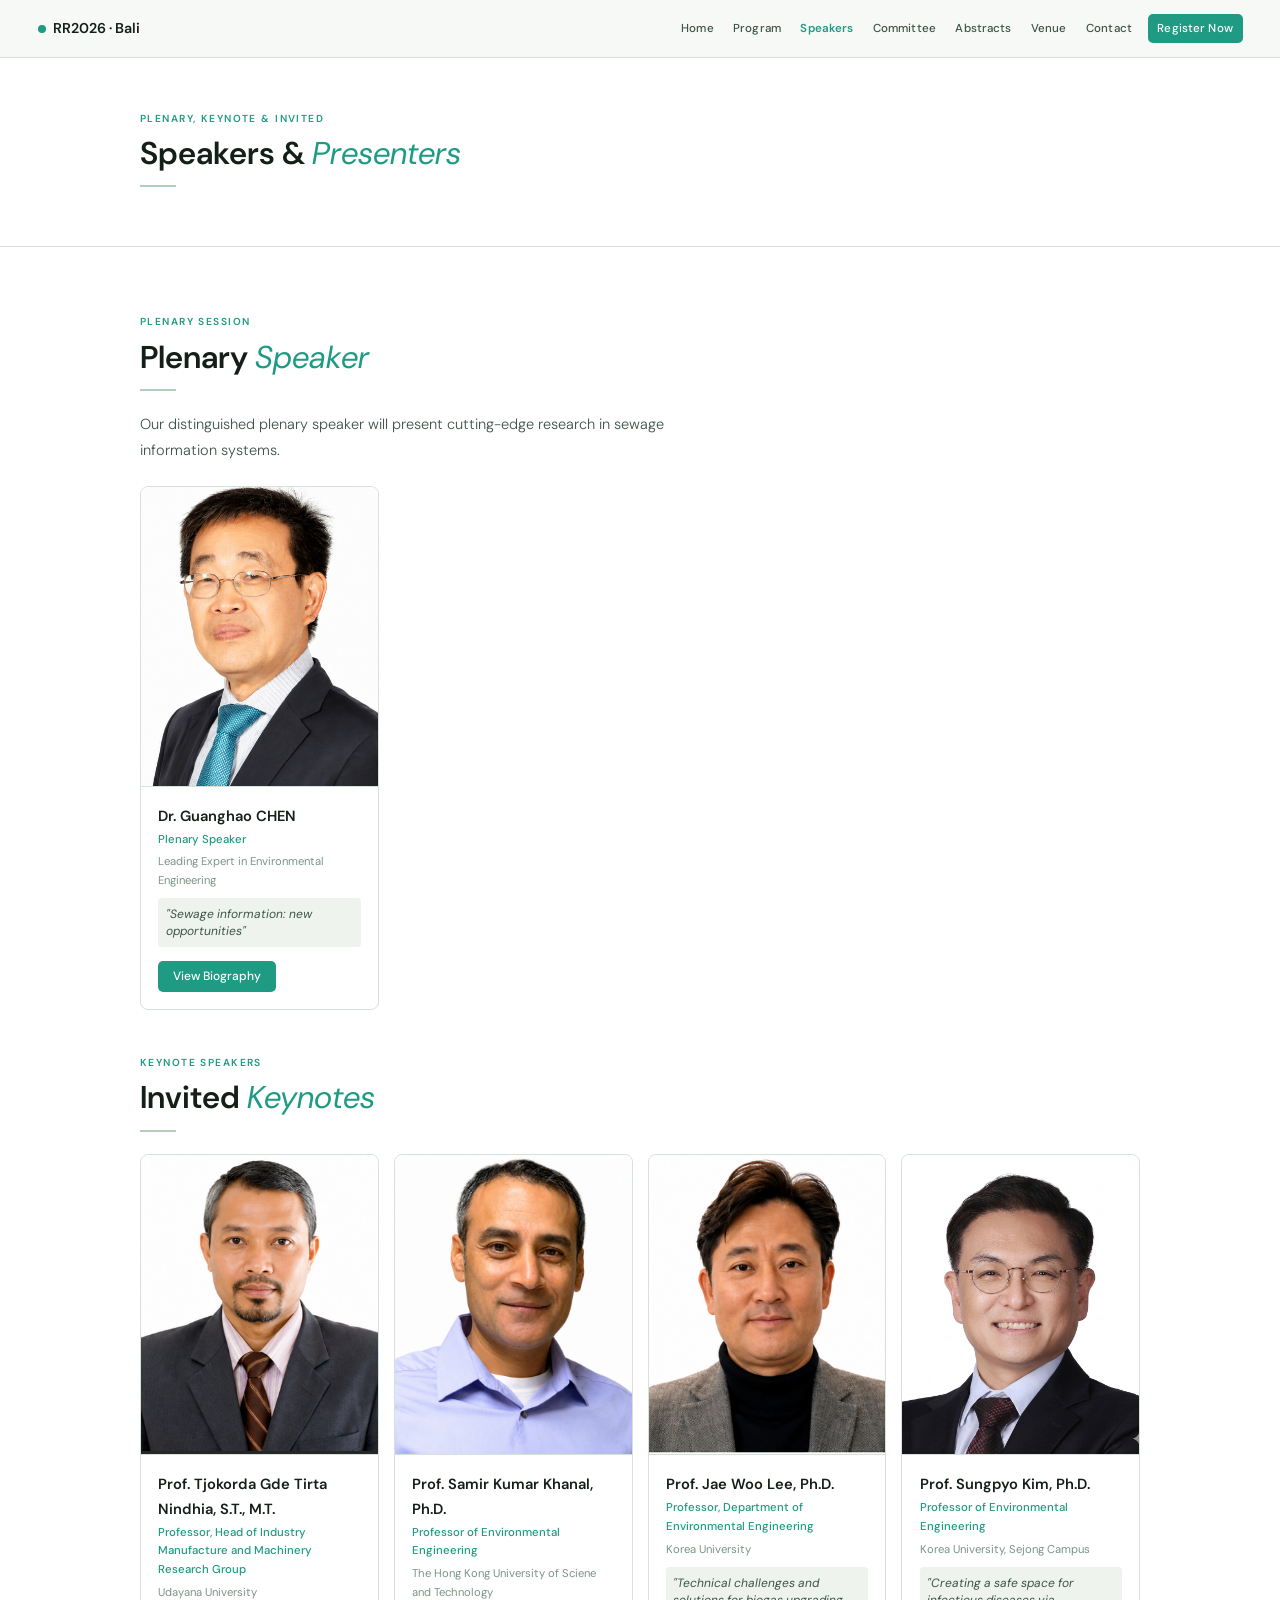
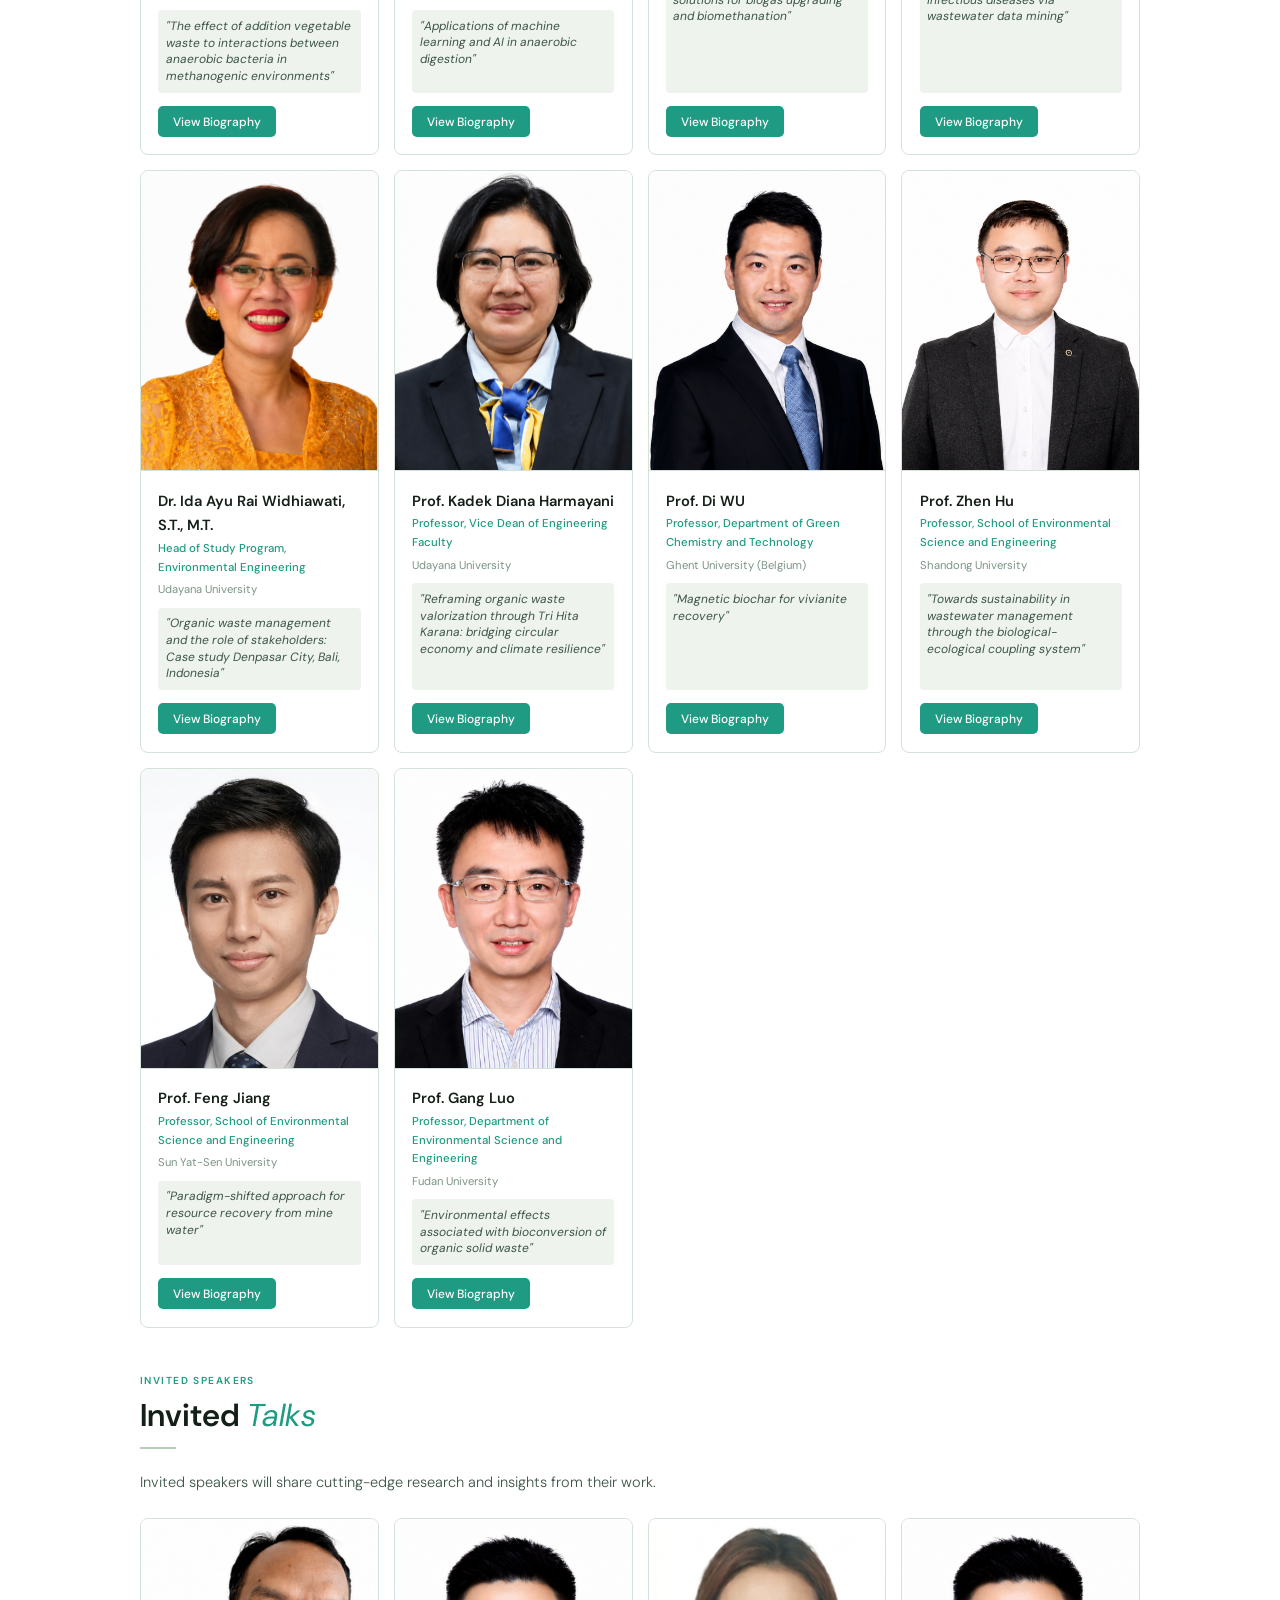
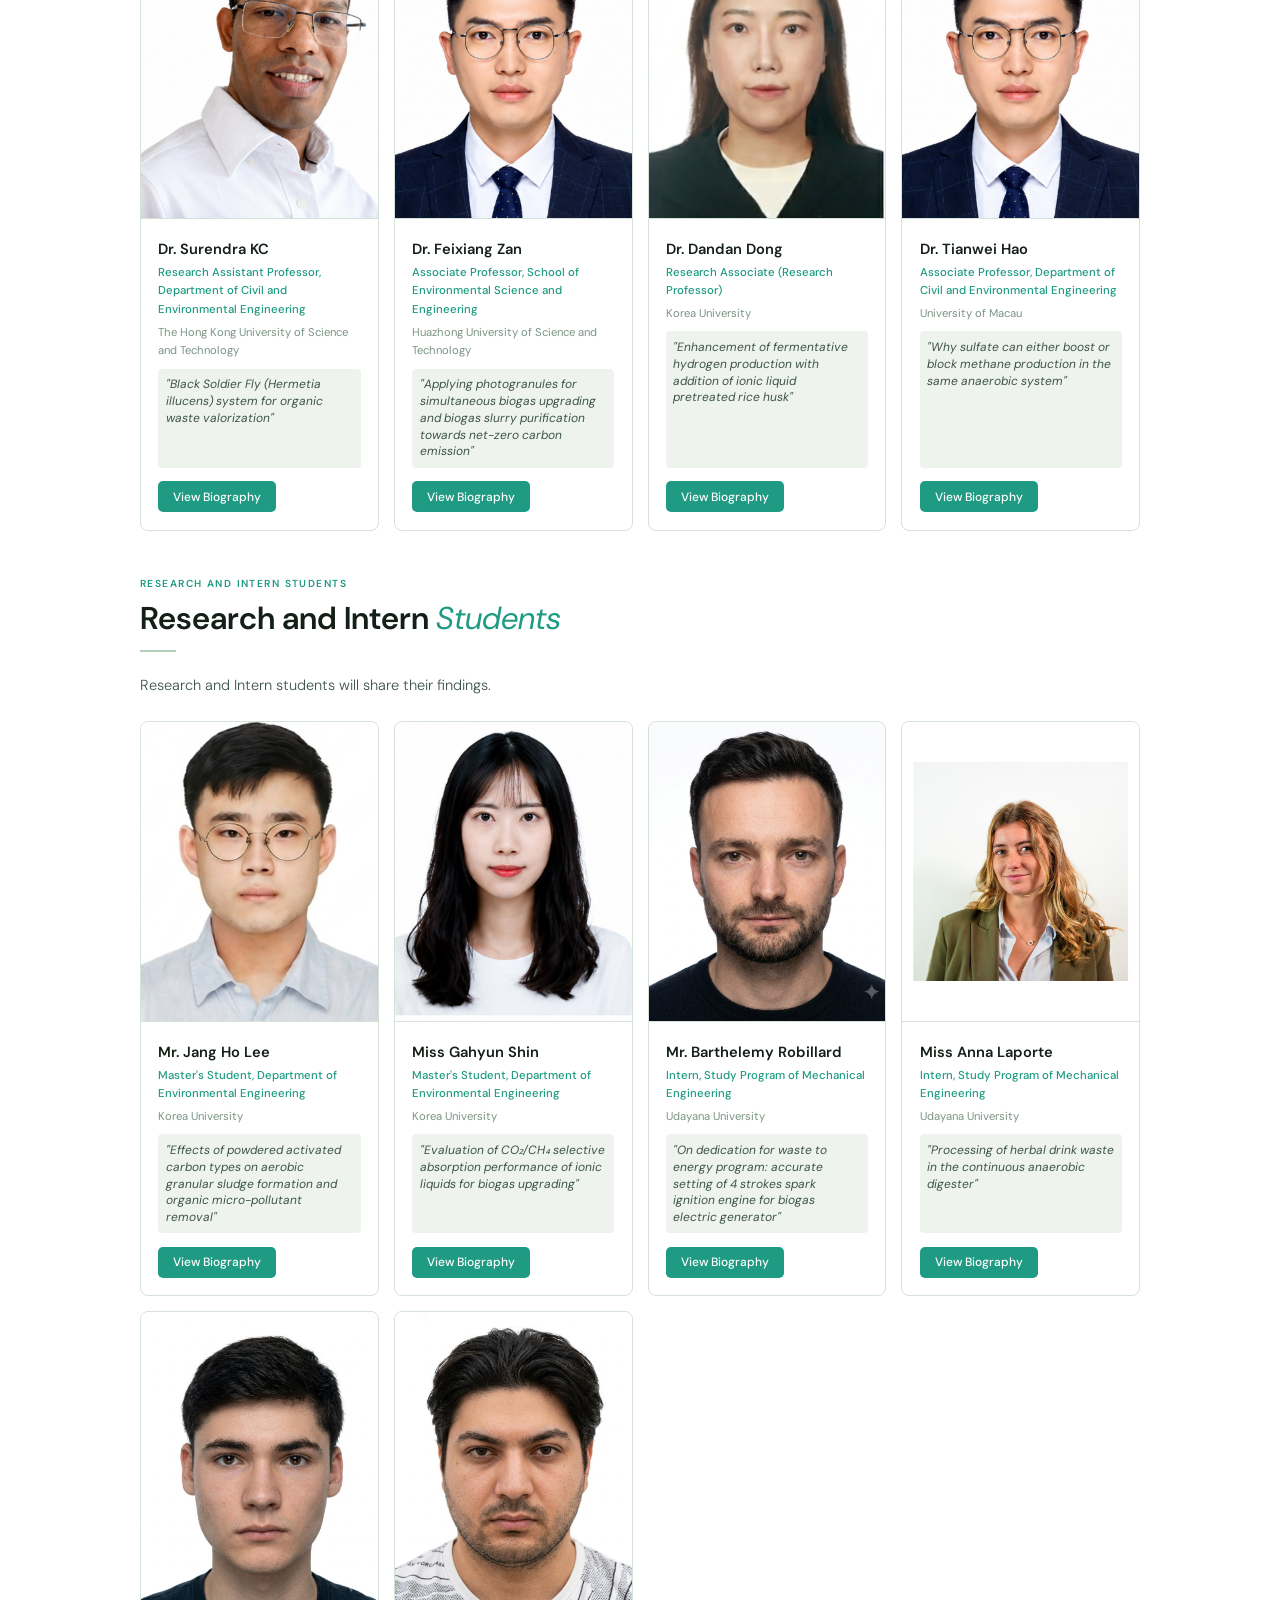
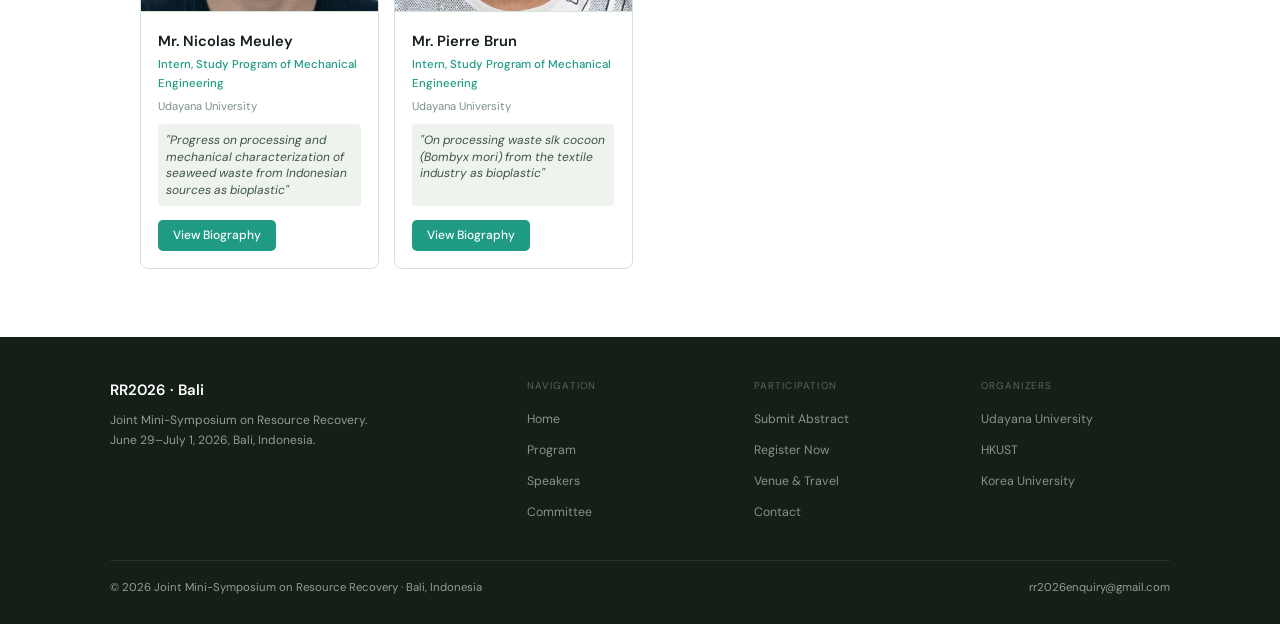
<file: speakers.html>
<!DOCTYPE html>
<html lang="en">
<head>
<meta charset="UTF-8">
<meta name="viewport" content="width=device-width, initial-scale=1.0">
<title>Speakers | RR2026 — Joint Mini-Symposium on Resource Recovery, Bali</title>
<link rel="stylesheet" href="style.css">
</head>
<body>

<!-- ── NAV ── -->
<!-- ── NAV ── -->
<nav>
  <div class="nav-logo"><span class="dot"></span> RR2026 &middot; Bali</div>
  <button class="hamburger" id="hamburger" aria-label="Toggle menu">
    <span></span>
    <span></span>
    <span></span>
  </button>
  <div class="nav-links" id="navLinks">
    <a data-page="home"      href="index.html">Home</a>
    <a data-page="program"   href="program.html">Program</a>
    <a data-page="speakers"  href="speakers.html">Speakers</a>
    <a data-page="committee" href="committee.html">Committee</a>
    <a data-page="abstracts" href="abstracts.html">Abstracts</a>
    <a data-page="venue"     href="venue.html">Venue</a>
    <a data-page="contact"   href="contact.html">Contact</a>
    <a data-page="register"  href="register.html" class="nav-cta">Register Now</a>
  </div>
</nav>
<div class="nav-overlay" id="navOverlay"></div>

<div style="padding-top:58px;">
  <div class="page-header">
    <div class="container">
      <p class="eyebrow">Plenary, Keynote &amp; Invited</p>
      <h1 class="section-title">Speakers &amp; <em>Presenters</em></h1>
      <div class="rule"></div>
    </div>
  </div>

  <section class="sec-white">
    <div class="container">
      <p class="eyebrow">Plenary Session</p>
      <h2 class="section-title">Plenary <em>Speaker</em></h2>
      <div class="rule"></div>
      <p class="section-lead" style="margin-bottom:1.5rem;">Our distinguished plenary speaker will present cutting-edge research in sewage information systems.</p>
      
      <div class="grid-4" style="margin-top:1.5rem;">
        <div class="speaker-card-enhanced">
          <div class="speaker-avatar-photo">
            <img src="chen.PNG" alt="Dr. Guanghao CHEN">
          </div>
          <div class="spk-body">
            <div class="spk-name">Dr. Guanghao CHEN</div>
            <div class="spk-role">Plenary Speaker</div>
            <div class="spk-affil">Leading Expert in Environmental Engineering</div>
            <div class="spk-talk-title">"Sewage information: new opportunities"</div>
            <button class="btn-bio" onclick="openBio('chen')">View Biography</button>
          </div>
        </div>
      </div>

      <p class="eyebrow" style="margin-top:3rem;">Keynote Speakers</p>
      <h2 class="section-title">Invited <em>Keynotes</em></h2>
      <div class="rule"></div>
      <div class="grid-4" style="margin-top:1.5rem;">
        
         <!-- Prof. Tjokorda Gde Tirta Nindhia -->
        <div class="speaker-card-enhanced">
          <div class="speaker-avatar-photo">
            <img src="tirta.PNG" alt="Prof. Tjokorda Gde Tirta Nindhia">
          </div>
          <div class="spk-body">
            <div class="spk-name">Prof. Tjokorda Gde Tirta Nindhia, S.T., M.T.</div>
            <div class="spk-role">Professor, Head of Industry Manufacture and Machinery Research Group</div>
            <div class="spk-affil"><span class="udot dot-u"></span>Udayana University</div>
            <div class="spk-talk-title">"The effect of addition vegetable waste to interactions between anaerobic bacteria in methanogenic environments"</div>
            <button class="btn-bio" onclick="openBio('nindhia')">View Biography</button>
          </div>
        </div>
         <!-- Prof. Samir Kumar Khanal -->
        <div class="speaker-card-enhanced">
          <div class="speaker-avatar-photo">
            <img src="khanal.PNG" alt="Prof. Samir Kumar Khanal">
          </div>
          <div class="spk-body">
            <div class="spk-name">Prof. Samir Kumar Khanal, Ph.D.</div>
            <div class="spk-role">Professor of Environmental Engineering</div>
            <div class="spk-affil"><span class="udot dot-h"></span>The Hong Kong University of Sciene and Technology</div>
            <div class="spk-talk-title">"Applications of machine learning and AI in anaerobic digestion"</div>
            <button class="btn-bio" onclick="openBio('khanal')">View Biography</button>
          </div>
        </div>

        <!-- Prof. Jae Woo Lee -->
        <div class="speaker-card-enhanced">
          <div class="speaker-avatar-photo">
            <img src="lee.PNG" alt="Prof. Jae Woo Lee">
          </div>
          <div class="spk-body">
            <div class="spk-name">Prof. Jae Woo Lee, Ph.D.</div>
            <div class="spk-role">Professor, Department of Environmental Engineering</div>
            <div class="spk-affil"><span class="udot dot-k"></span>Korea University</div>
            <div class="spk-talk-title">"Technical challenges and solutions for biogas upgrading and biomethanation"</div>
            <button class="btn-bio" onclick="openBio('lee')">View Biography</button>
          </div>
        </div>
          <!-- Prof. Sungpyo Kim -->
        <div class="speaker-card-enhanced">
          <div class="speaker-avatar-photo">
            <img src="kim.png" alt="Prof. Sungpyo Kim">
          </div>
          <div class="spk-body">
            <div class="spk-name">Prof. Sungpyo Kim, Ph.D.</div>
            <div class="spk-role">Professor of Environmental Engineering</div>
            <div class="spk-affil"><span class="udot dot-k"></span>Korea University, Sejong Campus</div>
            <div class="spk-talk-title">"Creating a safe space for infectious diseases via wastewater data mining"</div>
            <button class="btn-bio" onclick="openBio('kim')">View Biography</button>
          </div>
        </div>

        <!-- Prof. Ida Ayu Rai Widhiawati -->
        <div class="speaker-card-enhanced">
          <div class="speaker-avatar-photo">
            <img src="ida.PNG" alt="Dr. Ida Ayu Rai Widhiawati">
          </div>
          <div class="spk-body">
            <div class="spk-name">Dr. Ida Ayu Rai Widhiawati, S.T., M.T.</div>
            <div class="spk-role">Head of Study Program, Environmental Engineering</div>
            <div class="spk-affil"><span class="udot dot-u"></span>Udayana University</div>
            <div class="spk-talk-title">"Organic waste management and the role of stakeholders: Case study Denpasar City, Bali, Indonesia"</div>
            <button class="btn-bio" onclick="openBio('widhiawati')">View Biography</button>
          </div>
        </div>

        <!-- Prof. Kadek Diana Harmayani -->
        <div class="speaker-card-enhanced">
          <div class="speaker-avatar-photo">
            <img src="kadek.PNG" alt="Prof. Kadek Diana Harmayani">
          </div>
          <div class="spk-body">
            <div class="spk-name">Prof. Kadek Diana Harmayani</div>
            <div class="spk-role">Professor, Vice Dean of Engineering Faculty</div>
            <div class="spk-affil"><span class="udot dot-u"></span>Udayana University</div>
            <div class="spk-talk-title">"Reframing organic waste valorization through Tri Hita Karana: bridging circular economy and climate resilience"</div>
            <button class="btn-bio" onclick="openBio('harmayani')">View Biography</button>
          </div>
        </div>
         <!-- Prof. Di WU -->
        <div class="speaker-card-enhanced">
          <div class="speaker-avatar-photo">
            <img src="diwu.PNG" alt="Prof. Di WU">
          </div>
          <div class="spk-body">
            <div class="spk-name">Prof. Di WU</div>
            <div class="spk-role">Professor, Department of Green Chemistry and Technology</div>
            <div class="spk-affil">Ghent University (Belgium)</div>
            <div class="spk-talk-title">"Magnetic biochar for vivianite recovery"</div>
            <button class="btn-bio" onclick="openBio('diwu')">View Biography</button>
          </div>
        </div>
         <!-- Prof. Zhen Hu -->
        <div class="speaker-card-enhanced">
          <div class="speaker-avatar-photo">
            <img src="zhen.PNG" alt="Prof. Zhen Hu">
          </div>
          <div class="spk-body">
            <div class="spk-name">Prof. Zhen Hu</div>
            <div class="spk-role">Professor, School of Environmental Science and Engineering</div>
            <div class="spk-affil">Shandong University</div>
            <div class="spk-talk-title">"Towards sustainability in wastewater management through the biological-ecological coupling system"</div>
            <button class="btn-bio" onclick="openBio('zhen')">View Biography</button>
          </div>
        </div>

          <!-- Prof. Feng Jiang -->
        <div class="speaker-card-enhanced">
          <div class="speaker-avatar-photo">
            <img src="feng.PNG" alt="Prof. Feng Jiang" onerror="this.parentElement.innerHTML='<span class=\'speaker-initials\'>FJ</span>'">
          </div>
          <div class="spk-body">
            <div class="spk-name">Prof. Feng Jiang</div>
            <div class="spk-role">Professor, School of Environmental Science and Engineering</div>
            <div class="spk-affil">Sun Yat-Sen University</div>
            <div class="spk-talk-title">"Paradigm-shifted approach for resource recovery from mine water"</div>
            <button class="btn-bio" onclick="openBio('fengjiang')">View Biography</button>
          </div>
        </div>
        
        <!-- Prof. Gang Luo -->
        <div class="speaker-card-enhanced">
          <div class="speaker-avatar-photo">
            <img src="luo.PNG" alt="Prof. Gang Luo" onerror="this.parentElement.innerHTML='<span class=\'speaker-initials\'>GL</span>'">
          </div>
          <div class="spk-body">
            <div class="spk-name">Prof. Gang Luo</div>
            <div class="spk-role">Professor, Department of Environmental Science and Engineering</div>
            <div class="spk-affil">Fudan University</div>
            <div class="spk-talk-title">"Environmental effects associated with bioconversion of organic solid waste"</div>
            <button class="btn-bio" onclick="openBio('gangluo')">View Biography</button>
          </div>
        </div>
      </div>

      <p class="eyebrow" style="margin-top:3rem;">Invited Speakers</p>
      <h2 class="section-title">Invited <em>Talks</em></h2>
      <div class="rule"></div>
      <p class="section-lead" style="margin-bottom:1.5rem;">Invited speakers will share cutting-edge research and insights from their work.</p>
      <div class="grid-4" style="margin-top:1.5rem;">
        <!-- Dr. Surendra KC -->
        <div class="speaker-card-enhanced">
          <div class="speaker-avatar-photo">
            <img src="surendra.PNG" alt="Dr. Surendra KC" onerror="this.parentElement.innerHTML='<span class=\'speaker-initials\'>SKC</span>'">
          </div>
          <div class="spk-body">
            <div class="spk-name">Dr. Surendra KC</div>
            <div class="spk-role">Research Assistant Professor, Department of Civil and Environmental Engineering</div>
            <div class="spk-affil">The Hong Kong University of Science and Technology</div>
            <div class="spk-talk-title">"Black Soldier Fly (Hermetia illucens) system for organic waste valorization"</div>
            <button class="btn-bio" onclick="openBio('surendra')">View Biography</button>
          </div>
        </div>

        <!-- Dr. Feixiang Zan -->
        <div class="speaker-card-enhanced">
          <div class="speaker-avatar-photo">
            <img src="zan.PNG" alt="Dr. Feixiang Zan" onerror="this.parentElement.innerHTML='<span class=\'speaker-initials\'>FZ</span>'">
          </div>
          <div class="spk-body">
            <div class="spk-name">Dr. Feixiang Zan</div>
            <div class="spk-role">Associate Professor, School of Environmental Science and Engineering</div>
            <div class="spk-affil">Huazhong University of Science and Technology</div>
            <div class="spk-talk-title">"Applying photogranules for simultaneous biogas upgrading and biogas slurry purification towards net-zero carbon emission"</div>
            <button class="btn-bio" onclick="openBio('zan')">View Biography</button>
          </div>
        </div>

        <!-- Dr. Dandan Dong -->
        <div class="speaker-card-enhanced">
          <div class="speaker-avatar-photo">
            <img src="dandan.PNG" alt="Dr. Dandan Dong">
          </div>
          <div class="spk-body">
            <div class="spk-name">Dr. Dandan Dong</div>
            <div class="spk-role">Research Associate (Research Professor)</div>
            <div class="spk-affil"><span class="udot dot-k"></span>Korea University</div>
            <div class="spk-talk-title">"Enhancement of fermentative hydrogen production with addition of ionic liquid pretreated rice husk"</div>
            <button class="btn-bio" onclick="openBio('dandan')">View Biography</button>
          </div>
        </div>

        <!-- Dr. Tianwei Hao -->
        <div class="speaker-card-enhanced">
          <div class="speaker-avatar-photo">
            <img src="zan.PNG" alt="Dr. Tianwei Hao" onerror="this.parentElement.innerHTML='<span class=\'speaker-initials\'>TH</span>'">
          </div>
          <div class="spk-body">
            <div class="spk-name">Dr. Tianwei Hao</div>
            <div class="spk-role">Associate Professor, Department of Civil and Environmental Engineering</div>
            <div class="spk-affil">University of Macau</div>
            <div class="spk-talk-title">"Why sulfate can either boost or block methane production in the same anaerobic system"</div>
            <button class="btn-bio" onclick="openBio('hao')">View Biography</button>
          </div>
        </div>
      </div>
    <p class="eyebrow" style="margin-top:3rem;">Research and Intern Students</p>
      <h2 class="section-title">Research and Intern <em>Students</em></h2>
      <div class="rule"></div>
      <p class="section-lead" style="margin-bottom:1.5rem;">Research and Intern students will share their findings.</p>
      <div class="grid-4" style="margin-top:1.5rem;">

        <!-- Mr. Jang Ho Lee -->
        <div class="speaker-card-enhanced">
          <div class="speaker-avatar-photo">
            <img src="jang.PNG" alt="Mr. Jang Ho Lee">
          </div>
          <div class="spk-body">
            <div class="spk-name">Mr. Jang Ho Lee</div>
            <div class="spk-role">Master's Student, Department of Environmental Engineering</div>
            <div class="spk-affil"><span class="udot dot-k"></span>Korea University</div>
            <div class="spk-talk-title">"Effects of powdered activated carbon types on aerobic granular sludge formation and organic micro-pollutant removal"</div>
            <button class="btn-bio" onclick="openBio('jangho')">View Biography</button>
          </div>
        </div>
        <!-- Miss Gahyun Shin -->
        <div class="speaker-card-enhanced">
          <div class="speaker-avatar-photo">
            <img src="shin.PNG" alt="Miss Gahyun Shin">
          </div>
          <div class="spk-body">
            <div class="spk-name">Miss Gahyun Shin</div>
            <div class="spk-role">Master's Student, Department of Environmental Engineering</div>
            <div class="spk-affil"><span class="udot dot-k"></span>Korea University</div>
            <div class="spk-talk-title">"Evaluation of CO₂/CH₄ selective absorption performance of ionic liquids for biogas upgrading"</div>
            <button class="btn-bio" onclick="openBio('gahyun')">View Biography</button>
          </div>
        </div>
        <!-- Mr. Barthelemy Robillard -->
        <div class="speaker-card-enhanced">
          <div class="speaker-avatar-photo">
            <img src="barthelemy.png" alt="Mr. Barthelemy Robillard">
          </div>
          <div class="spk-body">
            <div class="spk-name">Mr. Barthelemy Robillard</div>
            <div class="spk-role">Intern, Study Program of Mechanical Engineering</div>
            <div class="spk-affil"><span class="udot dot-u"></span>Udayana University</div>
            <div class="spk-talk-title">"On dedication for waste to energy program: accurate setting of 4 strokes spark ignition engine for biogas electric generator"</div>
            <button class="btn-bio" onclick="openBio('barthelemy')">View Biography</button>
          </div>
        </div>
         <!-- Miss Anna Laporte -->
        <div class="speaker-card-enhanced">
          <div class="speaker-avatar-photo">
            <img src="anna.png".PNG" alt="Miss Anna Laporte">
          </div>
          <div class="spk-body">
            <div class="spk-name">Miss Anna Laporte</div>
            <div class="spk-role">Intern, Study Program of Mechanical Engineering</div>
            <div class="spk-affil"><span class="udot dot-u"></span>Udayana University</div>
            <div class="spk-talk-title">"Processing of herbal drink waste in the continuous anaerobic digester"</div>
            <button class="btn-bio" onclick="openBio('anna')">View Biography</button>
          </div>
        </div>
        <!-- Mr. Nicolas Meuley -->
        <div class="speaker-card-enhanced">
          <div class="speaker-avatar-photo">
            <img src="nicolas.png" alt="Mr. Nicolas Meuley">
          </div>
          <div class="spk-body">
            <div class="spk-name">Mr. Nicolas Meuley</div>
            <div class="spk-role">Intern, Study Program of Mechanical Engineering</div>
            <div class="spk-affil"><span class="udot dot-u"></span>Udayana University</div>
            <div class="spk-talk-title">"Progress on processing and mechanical characterization of seaweed waste from Indonesian sources as bioplastic"</div>
            <button class="btn-bio" onclick="openBio('nicolas')">View Biography</button>
          </div>
        </div>
        <!-- Mr. Pierre Brun -->
        <div class="speaker-card-enhanced">
          <div class="speaker-avatar-photo">
            <img src="pierre.png" alt="Mr. Pierre Brun">
          </div>
          <div class="spk-body">
            <div class="spk-name">Mr. Pierre Brun</div>
            <div class="spk-role">Intern, Study Program of Mechanical Engineering</div>
            <div class="spk-affil"><span class="udot dot-u"></span>Udayana University</div>
            <div class="spk-talk-title">"On processing waste slk cocoon (Bombyx mori) from the textile industry as bioplastic"</div>
            <button class="btn-bio" onclick="openBio('pierre')">View Biography</button>
          </div>
        </div>
      </div>
  </section>

  <!-- Biography Modals -->
  <div id="bioModal" class="bio-modal">
    <div class="bio-modal-content">
      <span class="bio-close" onclick="closeBio()">&times;</span>
      <div id="bioContent"></div>
    </div>
  </div>
</div>

<!-- ── FOOTER ── -->
<footer>
  <div class="footer-grid">
    <div class="footer-brand"><div class="footer-name">RR2026 · Bali</div><p>Joint Mini-Symposium on Resource Recovery. June 29–July 1, 2026, Bali, Indonesia.</p></div>
    <div><div class="footer-col-ttl">Navigation</div><ul class="footer-links"><li><a href="index.html">Home</a></li><li><a href="program.html">Program</a></li><li><a href="speakers.html">Speakers</a></li><li><a href="committee.html">Committee</a></li></ul></div>
    <div><div class="footer-col-ttl">Participation</div><ul class="footer-links"><li><a href="abstracts.html">Submit Abstract</a></li><li><a href="register.html">Register Now</a></li><li><a href="venue.html">Venue &amp; Travel</a></li><li><a href="contact.html">Contact</a></li></ul></div>
    <div><div class="footer-col-ttl">Organizers</div><ul class="footer-links"><li><a href="https://unud.ac.id" target="_blank">Udayana University</a></li><li><a href="https://hkust.edu.hk" target="_blank">HKUST</a></li><li><a href="https://korea.ac.kr" target="_blank">Korea University</a></li></ul></div>
  </div>
  <div class="footer-bottom"><span>© 2026 Joint Mini-Symposium on Resource Recovery · Bali, Indonesia</span><span><a href="mailto:rr2026enquiry@gmail.com" style="color:inherit;">rr2026enquiry@gmail.com</a></span></div>
</footer>
<script src="main.js"></script>
<script>
// Biography data
const biographies = {
  chen: {
    name: "Dr. Guanghao CHEN",
content: "Dr. Guanghao CHEN was selected by the Chinese central government to pursue postgraduate studies in Environmental Engineering at Kyoto University (1983–1990), followed by two to three years of postdoctoral work at the National University of Singapore. He joined HKUST in 1995 as an Assistant Professor and rose to Chair Professor of Civil and Environmental Engineering in 2015. A world-leading figure in biological wastewater treatment, GH is the Lead Editor of the second edition of the IWA bestseller Biological Wastewater Treatment – Principles, Modelling and Design (866 pages, IWA Publishing, 2020). He is an elected IWA Distinguished Fellow (2015) and serves as Editor of Water Research (IF 7.913), in which he has published 77 papers, ranking him among the top four most published authors in the journal's history. He holds 15 invention patents across China, the US, and Japan. He pioneered the invention and development of the SANI process, a landmark advancement in biological wastewater treatment with applications in Hong Kong, China, and Japan. In 2019, he was awarded a Theme-Based Research grant for the Future Wastewater Factory project. He has led numerous applied projects with DSD, AECOM, ITF, and ECF, spanning MBR, MBBR, Anammox, and SANI technologies, with total research funding exceeding HK$85 million. His honors include the Hong Kong Green Innovations Gold Award (2019), IWA Project Innovation Bronze Prize (Tokyo, 2018), IWA Project Innovation Global Honor Award (Pusan, 2012), and Smart Cities Award Finalist (Barcelona, 2012)."
  },
  kim: {
    name: "Prof. Sungpyo Kim, Ph.D.",
    content: "Dr. Sungpyo Kim is Professor of Environmental Engineering at Korea University, Sejong Campus, where he leads a research program at the convergence of energy and the water–energy–climate nexus. His work pioneers a bold reframing of anaerobic digestion — not as a methane-only process, but as a multi-functional platform yielding green hydrogen, recovered nutrients, and real-time community health intelligence.<br><br>As founder and CEO of KAD Co., Ltd., Prof. Sungpyo Kim is the nation's foremost authority on wastewater-based epidemiology (WBE). He served as the principal architect of KOWAS (Korea Wastewater Surveillance), the national infectious-disease surveillance system now monitoring more than 115 wastewater treatment plants weekly under the Korea Disease Control and Prevention Agency (KDCA). In 2022 he founded KAD Co., Ltd., the country's first and only company specializing in wastewater-based pathogen surveillance.<br><br>He currently serves as the 21st President of the Korean Society on Water Environment (KSWE)."
  },
  lee: {
    name: "Prof. Jae Woo Lee, Ph.D.",
    content: "Prof. Jae Woo Lee is a professor in the Department of Environmental Engineering at Korea University, Republic of Korea. He received his Ph.D. in Environmental Engineering from Seoul National University in 2000. He subsequently worked as a postdoctoral researcher and research associate in the Department of Civil and Environmental Engineering at the University of Delaware, USA.<br><br>He is internationally recognized for his research on environmentally sustainable water and energy systems, focusing on biological and chemical transformations of refractory or toxic pollutants, bioenergy production from organic wastes, and the application of advanced solvents for desalination and biogas upgrading.<br><br>Prof. Lee has published extensively in leading peer-reviewed journals and holds numerous domestic and international patents. He currently serves as Editor-in-Chief of Membrane Water Treatment and as Vice President of the Korean Society of Water Environment."
  },
  widhiawati: {
    name: "Dr. Ida Ayu Rai Widhiawati, S.T., M.T.",
    content: "Dr. Ida Ayu Rai Widhiawati is the Head of Study Program of Environmental Engineering at the Engineering Faculty, Udayana University, Indonesia. She graduated in Civil Engineering from the Institute of Technology Sepuluh November, Surabaya, Indonesia. Her research focuses on organic waste management and stakeholder engagement in sustainable waste valorization systems, with particular emphasis on the unique environmental and cultural context of Bali, Indonesia."
  },
  harmayani: {
    name: "Prof. Kadek Diana Harmayani",
    content: "Prof. Kadek Diana Harmayani is a Professor and Vice Dean of the Engineering Faculty at Udayana University, Indonesia. She is also the former Head of Study Program of Environmental Engineering. Prof. Harmayani holds a Ph.D. from Curtin University, Western Australia. Her research integrates traditional Balinese philosophy with modern sustainability practices, exploring how Tri Hita Karana principles can enhance circular economy approaches and climate resilience in organic waste valorization."
  },
  nindhia: {
    name: "Prof. Tjokorda Gde Tirta Nindhia, S.T., M.T.",
    content: "Prof. Tjokorda Gde Tirta Nindhia is a Professor and Head of the Industry Manufacture and Machinery Research Group at the Engineering Faculty, Udayana University, Indonesia. He earned his Doctor Degree from Gajah Mada University, Indonesia. His research investigates the complex interactions between anaerobic bacteria in methanogenic environments, with a focus on optimizing biogas production through vegetable waste addition."
  },
  khanal: {
    name: "Prof. Samir Kumar Khanal, Ph.D.",
    content: "Prof. Samir Kumar Khanal is a Professor of Environmental Engineering at the Hong Kong University of Science and Technology (HKUST) and the University of Hawaiʻi at Mānoa. He received his Ph.D. in Civil Engineering from HKUST in 2002.<br><br>Prof. Khanal's research focuses on innovative water and wastewater treatment processes, anaerobic digestion, nanobubble technology, aquaponics, and resource recovery from wastes. His recent work has pioneered the application of machine learning and AI in optimizing anaerobic digestion systems.<br><br>He is a Highly Cited Researcher (2024, Clarivate) and has received numerous prestigious awards, including the Board of Regents' Medal for Excellence in Research (2018). He has published extensively with over 24,000 citations to his work."
  },
  zhen: {
    name: "Prof. Zhen Hu",
    content: "Zhen Hu is currently a Professor at the School of Environmental Science and Engineering, Shandong University, China. His research focuses on ecological wastewater treatment, advanced wastewater treatment and reuse, and sustainable water management, with particular emphasis on constructed wetlands, biological-ecological coupling systems, biological nitrogen and phosphorus removal, greenhouse gas mitigation, and water ecological safety. He has published over 80 papers as first/corresponding author in peer reviewed journals such as Environ. Sci. Technol. and Water Res. He was selected as the National High-level Young Talents of China, and currently serves as Editorial Board Member of Water Cycle and Water Science and Technology."
  },
  diwu: {
    name: "Prof. Di WU",
    content: "Prof. Di WU is a professor in the Department of Green Chemistry and Technology at Ghent University (Belgium). He received his Ph.D. in Civil Engineering from the Hong Kong University of Science and Technology (HKUST). His research focuses on water treatment and bioreuse technologies. He has published over 100 SCI papers on both fundamental and translational research. Currently, he serves as Center Director of Green Chemistry and Environmental Biotechnology, Ghent University Global Campus (South Korea)."
  },
  luhui: {
    name: "Prof. Lu Hui",
    content: "Professor Hui Lu leads a research group at Sun Yat-Sen University on development of innovative biochemical processes for wastewater treatment, focusing on sustainability, refractory and emerging pollutants removal, and resource recovery. Lu received his PhD in Environmental Engineering in 2011 from The Hong Kong University of Science and Technology (HKUST), and joined Sun Yat-Sen University (SYSU) in 2012. He is currently a Professor and Assistant Dean of School of Environmental Science and Engineering at SYSU. He received the IWA Global PIA Honour Award and Huber Technology Prize in 2012, and the National Natural Science Foundation of China for Excellent Young Scholars in 2019."
  },
  dandan: {
    name: "Dr. Dandan Dong",
    content: "Dr. Dandan Dong is a research associate (research professor) in the Department of Environmental Engineering at Korea University, Republic of Korea. She received her Ph.D. in Environmental Engineering from Korea University. Her research focuses on developing high-efficiency systems for biogas upgrading and CO₂ capture and conversion. She is currently investigating CO₂ capture using ionic liquids for biogas upgrading, as well as micropollutant removal in water treatment systems. Her broader research interests include wastewater treatment, nutrient recovery from waste streams, waste biomass valorization, and seawater desalination."
  },
  hao: {
    name: "Dr. Tianwei Hao",
    content: "Dr. Tianwei Hao is currently an Associate Professor at the University of Macau. His research interests include biological wastewater treatment, sludge treatment and reuse, as well as energy and resource recovery from waste streams. He has authored or co-authored two books and published more than 100 peer-reviewed papers."
  },
  jangho: {
    name: "Mr. Jang Ho Lee",
    content: "Jang Ho Lee is a master's student in the Department of Environmental Engineering at Korea University, Republic of Korea. His research focuses on aerobic granular sludge (AGS) technology, with particular interest in enhancing granulation performance and mitigating the effects of organic micro-pollutants in wastewater treatment systems. His broader research interests encompass biological wastewater treatment processes and resource recovery, including the extraction and utilization of chlorophyll from green algae. He is currently conducting research under the supervision of Prof. Jae Woo Lee."
  },
  gahyun: {
    name: "Miss Gahyun Shin",
    content: "Gahyun Shin is a master's student in the Department of Environmental Engineering at Korea University, Republic of Korea. Her research focuses on biogas upgrading and carbon dioxide capture using ionic liquids. She is currently investigating the selective absorption behavior of CO₂ and CH₄ in various ionic liquids to evaluate their applicability as absorbents for biogas upgrading processes. Her research interests include gas separation, carbon capture technologies, and environmentally sustainable energy systems."
  },
  zan: {
    name: "Dr. Feixiang Zan",
    content: "Dr. Feixiang Zan is an associate professor in the School of Environmental Science and Engineering at Huazhong University of Science and Technology, China. He received his B.Eng. from Wuhan University (2014) and his Ph.D. from HKUST (2020), and conducted postdoctoral research at HKUST. His research interests include innovative wastewater and solid treatment biotechnology and sustainable management. He has over 46 refereed publications as first/corresponding author in journals such as Nature Cities, Water Research, Chemical Engineering Journal, and Bioresource Technology, as well as 18 patents. He is a member of the IWA Young Water Professionals China Chapter and an editorial member of Biological Wastewater Treatment: Principles, Modelling and Design (2nd ed., IWA Publishing). He received the Silver Award for Industrial Innovation from the IWA YWP China Chapter (2025) and the Gold Medal at the TECO Green Tech International Contest (2018)."
  },
  surendra: {
    name: "Dr. Surendra KC",
    content:"Surendra K.C. is a research assistant professor at the Dept. of Civil and Environmental Engineering, The Hong Kong University of Science and Technology. He received his Ph.D. in Molecular Biosciences and Bioengineering from the University of Hawai‘i at Mānoa, USA. His research focuses primarily on bioconversion of organic resources into value-added products via anaerobic digestion and insect farming; use of nanobubble technology in improving performance of biological processes; aquaponics/bioponics/aquaculture; macroalgae-based biorefinery; and resource mapping. He was a visiting research scholar at University of Hohenheim, Stuttgart, Germany (Jan. to Aug. 2016) and a recipient of German Academic Exchange Service (DAAD) Short-Term Research Fellowship (2015), UK Energy Research Center Fellowship (2013), and The BIORESTEC 2018 Impactful Research Award from Elsevier. He serves as an Editor for Bioresource Technology Reports (IF: 5.0). He has been listed as Top 2% Scientist by Elsevier and Stanford University consecutively for the last three years (2023–2025)."
  },
  gangluo: {
    name: "Prof. Gang Luo",
    content: "Prof. Gang Luo is a Professor at the Department of Environmental Science and Engineering, Fudan University, China. His research mainly focuses on the resource utilization of organic solid waste, with key investigations into host–gut ecological processes of black soldier fly larvae, RNA viral communities, and the effects of microplastics. He has published more than 100 SCI papers in authoritative journals in the environmental field. He has led numerous projects including General Programs of the National Natural Science Foundation of China and Science and Technology Innovation Action Programs of the Shanghai Science and Technology Commission. He serves as Associate Editor of Bioresource Technology and Cleaner Water, and as Editorial Board Member of China Biogas."
  },
  siningzhou: {
    name: "Dr. Sining Zhou",
    content: "Dr. Sining Zhou holds a Ph.D. in Environmental Engineering from Sun Yat-sen University, China, where he presently serves as a postdoctoral researcher in the School of Environmental Science and Engineering. His academic focus lies at the intersection of environmental functional materials and pollutant degradation. Specifically, his work explores the environmental applications of micro-nano bubble technology and three-dimensional electrode-enhanced biological wastewater treatment systems to address complex industrial effluents."
  },
  fengjiang: {
    name: "Prof. Feng Jiang",
    content: "Prof. Feng Jiang is a Professor in the School of Environmental Science & Engineering at Sun Yat-sen University, China. His research focuses on cutting-edge technologies for wastewater management and resource recovery, with a particular emphasis on sulfur-based biotechnologies and AI-enhanced modeling. To promote global education in water technologies, he developed SIMPO (Simplified Intelligent Simulation Platform Online), a free, open-source platform for wastewater treatment process simulation (www.simpowater.org). In recognition of his contributions to water and wastewater studies, he was named a Distinguished Young Scholar by the National Natural Science Foundation of China. He has also received the First Prize of the Guangdong Provincial Technological Invention Award (Rank 1) and the First Prize of the Huaxia Construction Science and Technology Award (Rank 1). With over 100 journal papers published in leading journals such as Nature Communications, Nature Water, Environmental Science & Technology, and Water Research, he currently serves as the Co-Editor-in-Chief of International Biodeterioration & Biodegradation and an Associate Editor of Water Research."
  },
  barthelemy: {
    name: "Mr. Barthelemy Robillard",
    content: "Barthelemy Robillard is an intern at the Department of Mechanical Engineering, Udayana University, Indonesia (2026). He holds a Bachelor of Technology in Mechanical and Production Engineering from the University of Toulon, France, and an Engineering degree in Mechanical Engineering from CESI Engineering School, Nice, France."
  },
  anna: {
    name: "Miss Anna Laporte",
    content: "Anna Laporte is an intern at the Department of Mechanical Engineering, Udayana University, Indonesia (2026). She holds a Scientific Baccalaureate (High School Diploma) from Figeac, France, completed a preparatory program for the National Polytechnic Institutes in Toulouse, France, and is currently studying at the Graduate School of Industrial Engineering and Management, Grenoble INP – National Polytechnic Institute, Grenoble, France."
  },
  nicolas: {
    name: "Mr. Nicolas Meuley",
    content: "Nicolas Meuley is an intern at the Department of Mechanical Engineering, Udayana University, Indonesia (2026). He holds a Bachelor’s Degree in Mechanics, with a specialization in Mechanical and Production Engineering, from the University of Reims Champagne-Ardenne, France, and a Bachelor of Science in Mechanical Engineering from École de Technologie Supérieure (ÉTS), Montréal, Canada. He is currently completing a Master’s Degree in Mechanical Engineering at the Polytechnic Engineering School, University of Lyon 1, France."
  },
  yanyan: {
    name: "Dr. Yanyan Jia",
    content: "Dr. Yanyan Jia is an Associate Professor in the School of Environmental Science and Engineering at Sun Yat-sen University, China. She received her Ph.D. in Environmental Engineering from Sun Yat-sen University. She is internationally recognized for her research on water pollution control and resource recovery, focusing on biological nitrogen removal from wastewater, as well as the transport, transformation, pollution control, and ecotoxicity assessment of emerging contaminants in aquatic environments. Her research explores the synergistic mechanisms of microalgae-bacteria systems for the removal and biotransformation of nutrients, emerging contaminants in wastewater. She has published extensively in leading international journals and has led numerous national and provincial research projects, including those funded by the National Natural Science Foundation of China."
  },
  pierre: {
    name: "Mr. Pierre Brun",
    content: "Pierre Brun is an intern at the Department of Mechanical Engineering, Udayana University, Indonesia (2026). He holds a Bachelor of Technology in Materials Science and Engineering from the IUT of Chalon-sur-Saône, University of Bourgogne, France, and a Master’s Degree in Mechanical Engineering from Polytech Lyon, University of Lyon 1, France."
  }
  };

function openBio(speakerId) {
  const bio = biographies[speakerId];
  if (bio) {
    document.getElementById('bioContent').innerHTML = `
      <h2 style="color: var(--teal); margin-bottom: 1rem;">${bio.name}</h2>
      <div style="line-height: 1.75; color: var(--text2);">${bio.content}</div>
    `;
    document.getElementById('bioModal').style.display = 'block';
    document.body.style.overflow = 'hidden';
  }
}

function closeBio() {
  document.getElementById('bioModal').style.display = 'none';
  document.body.style.overflow = 'auto';
}

// Close modal when clicking outside of it
window.onclick = function(event) {
  const modal = document.getElementById('bioModal');
  if (event.target == modal) {
    closeBio();
  }
}
</script>
</body>
</html>
</file>
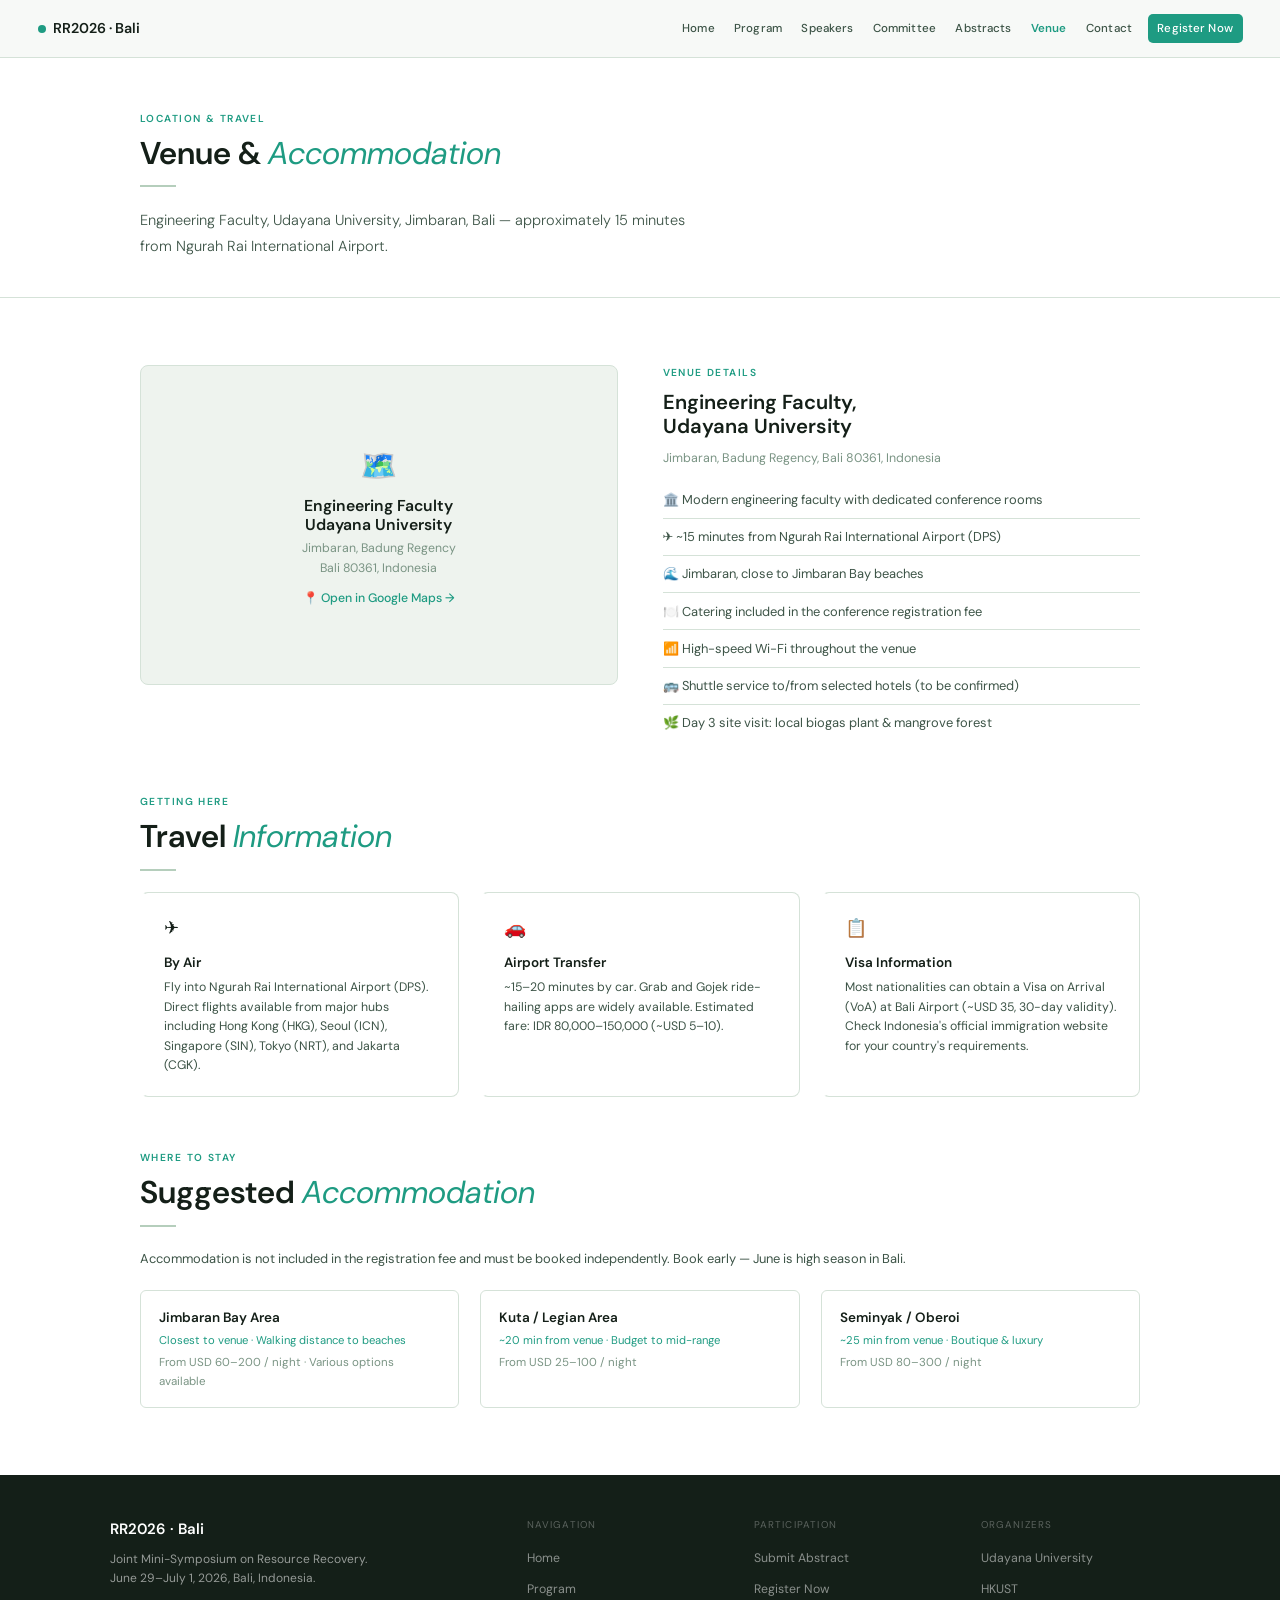
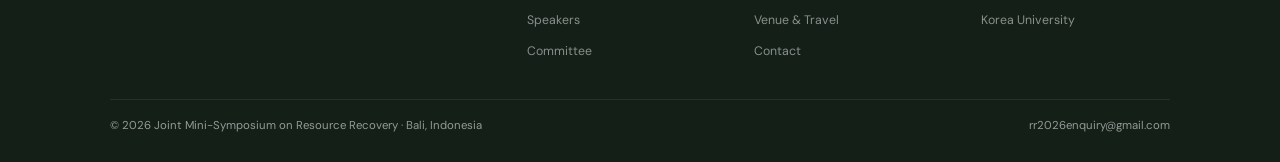
<file: venue.html>
<!DOCTYPE html>
<html lang="en">
<head>
<meta charset="UTF-8">
<meta name="viewport" content="width=device-width, initial-scale=1.0">
<title>Venue | RR2026 — Joint Mini-Symposium on Resource Recovery, Bali</title>
<link rel="stylesheet" href="style.css">
</head>
<body>

<!-- ── NAV ── -->
<!-- ── NAV ── -->
<nav>
  <div class="nav-logo"><span class="dot"></span> RR2026 &middot; Bali</div>
  <button class="hamburger" id="hamburger" aria-label="Toggle menu">
    <span></span>
    <span></span>
    <span></span>
  </button>
  <div class="nav-links" id="navLinks">
    <a data-page="home"      href="index.html">Home</a>
    <a data-page="program"   href="program.html">Program</a>
    <a data-page="speakers"  href="speakers.html">Speakers</a>
    <a data-page="committee" href="committee.html">Committee</a>
    <a data-page="abstracts" href="abstracts.html">Abstracts</a>
    <a data-page="venue"     href="venue.html">Venue</a>
    <a data-page="contact"   href="contact.html">Contact</a>
    <a data-page="register"  href="register.html" class="nav-cta">Register Now</a>
  </div>
</nav>
<div class="nav-overlay" id="navOverlay"></div>

<div style="padding-top:58px;">
  <div class="page-header">
    <div class="container">
      <p class="eyebrow">Location &amp; Travel</p>
      <h1 class="section-title">Venue &amp; <em>Accommodation</em></h1>
      <div class="rule"></div>
      <p class="section-lead">Engineering Faculty, Udayana University, Jimbaran, Bali — approximately 15 minutes from Ngurah Rai International Airport.</p>
    </div>
  </div>

  <section class="sec-white">
    <div class="container">
      <div style="display:grid;grid-template-columns:1fr 1fr;gap:3rem;align-items:start;">
        <div class="map-box">
          <div>
            <div style="font-size:2rem;">🗺️</div>
            <h4>Engineering Faculty<br>Udayana University</h4>
            <p>Jimbaran, Badung Regency<br>Bali 80361, Indonesia</p>
            <a href="https://maps.app.goo.gl/GVYYMGqtd3MNY81y7" target="_blank">📍 Open in Google Maps →</a>
          </div>
        </div>
        <div>
          <p class="eyebrow">Venue Details</p>
          <h2 class="section-title" style="font-size:1.35rem;">Engineering Faculty,<br>Udayana University</h2>
          <p style="font-size:0.83rem;color:var(--muted);margin-bottom:0.85rem;">Jimbaran, Badung Regency, Bali 80361, Indonesia</p>
          <ul class="vf-list">
            <li>🏛️ Modern engineering faculty with dedicated conference rooms</li>
            <li>✈️ ~15 minutes from Ngurah Rai International Airport (DPS)</li>
            <li>🌊 Jimbaran, close to Jimbaran Bay beaches</li>
            <li>🍽️ Catering included in the conference registration fee</li>
            <li>📶 High-speed Wi-Fi throughout the venue</li>
            <li>🚌 Shuttle service to/from selected hotels (to be confirmed)</li>
            <li>🌿 Day 3 site visit: local biogas plant &amp; mangrove forest</li>
          </ul>
        </div>
      </div>

      <div style="margin-top:3.5rem;">
        <p class="eyebrow">Getting Here</p>
        <h2 class="section-title">Travel <em>Information</em></h2>
        <div class="rule"></div>
        <div class="grid-3" style="margin-top:1.4rem;">
          <div class="card info-card"><div class="ic-icon">✈️</div><div class="ic-title">By Air</div><div class="ic-text">Fly into Ngurah Rai International Airport (DPS). Direct flights available from major hubs including Hong Kong (HKG), Seoul (ICN), Singapore (SIN), Tokyo (NRT), and Jakarta (CGK).</div></div>
          <div class="card info-card"><div class="ic-icon">🚗</div><div class="ic-title">Airport Transfer</div><div class="ic-text">~15–20 minutes by car. Grab and Gojek ride-hailing apps are widely available. Estimated fare: IDR 80,000–150,000 (~USD 5–10).</div></div>
          <div class="card info-card"><div class="ic-icon">📋</div><div class="ic-title">Visa Information</div><div class="ic-text">Most nationalities can obtain a Visa on Arrival (VoA) at Bali Airport (~USD 35, 30-day validity). Check Indonesia's official immigration website for your country's requirements.</div></div>
        </div>
      </div>

      <div style="margin-top:3.5rem;">
        <p class="eyebrow">Where to Stay</p>
        <h2 class="section-title">Suggested <em>Accommodation</em></h2>
        <div class="rule"></div>
        <p style="font-size:0.86rem;color:var(--text2);margin-bottom:1.4rem;">Accommodation is not included in the registration fee and must be booked independently. Book early — June is high season in Bali.</p>
        <div class="grid-3">
          <div class="accomm-card"><div class="accomm-name">Jimbaran Bay Area</div><div class="accomm-dist">Closest to venue · Walking distance to beaches</div><div class="accomm-price">From USD 60–200 / night · Various options available</div></div>
          <div class="accomm-card"><div class="accomm-name">Kuta / Legian Area</div><div class="accomm-dist">~20 min from venue · Budget to mid-range</div><div class="accomm-price">From USD 25–100 / night</div></div>
          <div class="accomm-card"><div class="accomm-name">Seminyak / Oberoi</div><div class="accomm-dist">~25 min from venue · Boutique &amp; luxury</div><div class="accomm-price">From USD 80–300 / night</div></div>
        </div>
      </div>
    </div>
  </section>
</div>

<!-- ── FOOTER ── -->
<footer>
  <div class="footer-grid">
    <div class="footer-brand"><div class="footer-name">RR2026 · Bali</div><p>Joint Mini-Symposium on Resource Recovery. June 29–July 1, 2026, Bali, Indonesia.</p></div>
    <div><div class="footer-col-ttl">Navigation</div><ul class="footer-links"><li><a href="index.html">Home</a></li><li><a href="program.html">Program</a></li><li><a href="speakers.html">Speakers</a></li><li><a href="committee.html">Committee</a></li></ul></div>
    <div><div class="footer-col-ttl">Participation</div><ul class="footer-links"><li><a href="abstracts.html">Submit Abstract</a></li><li><a href="register.html">Register Now</a></li><li><a href="venue.html">Venue &amp; Travel</a></li><li><a href="contact.html">Contact</a></li></ul></div>
    <div><div class="footer-col-ttl">Organizers</div><ul class="footer-links"><li><a href="https://unud.ac.id" target="_blank">Udayana University</a></li><li><a href="https://hkust.edu.hk" target="_blank">HKUST</a></li><li><a href="https://korea.ac.kr" target="_blank">Korea University</a></li></ul></div>
  </div>
  <div class="footer-bottom"><span>© 2026 Joint Mini-Symposium on Resource Recovery · Bali, Indonesia</span><span><a href="mailto:rr2026enquiry@gmail.com" style="color:inherit;">rr2026enquiry@gmail.com</a></span></div>
</footer>
<script src="main.js"></script>
</body>
</html>
</file>
<file: style.css>
/* ===================================================
   RR2026 — Microbe-inspired Theme
   Palette: bioluminescent teal + agar amber + spore violet
   Font: system sans-serif stack
   =================================================== */

@import url('https://fonts.googleapis.com/css2?family=DM+Sans:ital,opsz,wght@0,9..40,300;0,9..40,400;0,9..40,500;0,9..40,600;1,9..40,400&display=swap');

:root {
  /* ── Microbe palette ── */
  --bg:          #f7f9f7;       /* agar plate off-white  */
  --bg2:         #eef3ee;       /* petri dish green tint */
  --bg3:         #e4ede9;       /* culture medium        */
  --surface:     #ffffff;
  --border:      #d5e2d8;
  --border2:     #b5cebc;

  --text:        #141f18;       /* deep forest           */
  --text2:       #3d5447;       /* moss                  */
  --muted:       #7a9484;       /* sage                  */

  /* ── Accent ramps ── */
  --teal:        #1e9b82;       /* bioluminescent teal   */
  --teal-d:      #136b5b;
  --teal-lt:     #d0f0ea;

  --amber:       #b07a1a;       /* spore amber           */
  --amber-d:     #7a540f;
  --amber-lt:    #fdf0d0;

  --violet:      #6e4fa0;       /* crystal violet stain  */
  --violet-d:    #4e3572;
  --violet-lt:   #ede4f8;

  --coral:       #c0553a;       /* safranin red          */
  --coral-d:     #8a3a26;
  --coral-lt:    #faebe5;

  --mint:        #3aaa72;       /* colony green          */
  --mint-d:      #277a50;
  --mint-lt:     #daf3e8;

  /* ── Primary action ── */
  --cta:         var(--teal);
  --cta-d:       var(--teal-d);
  --cta-lt:      var(--teal-lt);

  --cta2:        var(--coral);
  --cta2-d:      var(--coral-d);
  --cta2-lt:     var(--coral-lt);

  font-size: 15px;
}

*, *::before, *::after { box-sizing: border-box; margin: 0; padding: 0; }
html { scroll-behavior: smooth; }

body {
  font-family: 'DM Sans', system-ui, -apple-system, sans-serif;
  background: var(--bg);
  color: var(--text);
  line-height: 1.65;
  overflow-x: hidden;
}

a { color: var(--teal); text-decoration: none; }
a:hover { text-decoration: underline; }

h1, h2, h3, h4 {
  font-family: 'DM Sans', system-ui, -apple-system, sans-serif;
  font-weight: 600;
  line-height: 1.2;
  color: var(--text);
}

/* ── Utility labels ── */
.eyebrow {
  font-size: 0.68rem;
  font-weight: 600;
  letter-spacing: 0.14em;
  text-transform: uppercase;
  color: var(--teal);
  font-variant-numeric: tabular-nums;
  margin-bottom: 0.5rem;
}
.section-title { font-size: clamp(1.55rem, 3vw, 2.1rem); margin-bottom: 0.65rem; }
.section-title em { font-style: italic; font-weight: 400; color: var(--teal); }
.section-lead { font-size: 0.97rem; color: var(--text2); max-width: 560px; line-height: 1.75; font-weight: 300; }
.rule { width: 36px; height: 2px; background: var(--border2); margin: 0.85rem 0 1.4rem; }

/* ── Layout ── */
.container  { max-width: 1060px; margin: 0 auto; padding: 0 2rem; }
section     { padding: 4.5rem 0; }
.sec-alt    { background: var(--bg2); }
.sec-white  { background: var(--surface); }
.sec-teal   { background: var(--teal); }
.sec-dark   { background: var(--text); }

.about-grid { 
  display: grid; 
  grid-template-columns: 1fr 1fr; 
  gap: 4rem; 
  align-items: start; 
}

/* ── NAV ── */
nav {
  position: fixed; top: 0; left: 0; right: 0; z-index: 1000;
  background: rgba(247,249,247,0.95);
  backdrop-filter: blur(12px);
  border-bottom: 1px solid var(--border);
  height: 58px;
  display: flex; align-items: center; justify-content: space-between;
  padding: 0 2.5rem;
}
.nav-logo {
  font-size: 0.95rem; font-weight: 600; color: var(--text);
  display: flex; align-items: center; gap: 0.5rem;
  z-index: 1001;
}
.nav-logo .dot {
  width: 8px; height: 8px; border-radius: 50%;
  background: var(--teal); display: inline-block;
  animation: pulse-dot 2.4s ease-in-out infinite;
}
@keyframes pulse-dot { 0%,100%{transform:scale(1);opacity:1} 50%{transform:scale(1.5);opacity:0.5} }

.nav-links { display: flex; align-items: center; gap: 0; }
.nav-links a {
  font-size: 0.77rem; font-weight: 500; color: var(--text2);
  padding: 0.32rem 0.65rem; border-radius: 5px;
  transition: all 0.15s; cursor: pointer; text-decoration: none;
  letter-spacing: 0.01em;
}
.nav-links a:hover { color: var(--teal); background: var(--teal-lt); text-decoration: none; }
.nav-links a.active { color: var(--teal); font-weight: 600; }
.nav-cta { background: var(--teal) !important; color: white !important; margin-left: 0.4rem; }
.nav-cta:hover { background: var(--teal-d) !important; }

/* Hamburger menu (hidden on desktop) */
.hamburger {
  display: none;
  flex-direction: column;
  gap: 5px;
  background: none;
  border: none;
  cursor: pointer;
  padding: 8px;
  z-index: 1001;
  position: relative;
}
.hamburger span {
  width: 24px;
  height: 2px;
  background: var(--text);
  transition: all 0.3s ease;
  border-radius: 2px;
}
.hamburger.active span:nth-child(1) {
  transform: rotate(45deg) translate(7px, 7px);
}
.hamburger.active span:nth-child(2) {
  opacity: 0;
}
.hamburger.active span:nth-child(3) {
  transform: rotate(-45deg) translate(7px, -7px);
}

/* Overlay for mobile menu */
.nav-overlay {
  display: none;
  position: fixed;
  top: 0;
  left: 0;
  right: 0;
  bottom: 0;
  background: rgba(0, 0, 0, 0.5);
  z-index: 998;
  opacity: 0;
  transition: opacity 0.3s ease;
}
.nav-overlay.active {
  display: block;
  opacity: 1;
}

/* ── Pages ── */
.page { display: none; padding-top: 58px; min-height: 100vh; }
.page.active { display: block; }

/* ── Buttons ── */
.btn {
  display: inline-flex; align-items: center; gap: 0.4rem;
  padding: 0.62rem 1.35rem; border-radius: 6px;
  font-size: 0.87rem; font-weight: 500;
  font-family: inherit; border: none; cursor: pointer;
  transition: all 0.17s; text-decoration: none;
}
.btn-teal  { background: var(--teal);  color: white; }
.btn-teal:hover { background: var(--teal-d); transform: translateY(-1px); text-decoration: none; color: white; }
.btn-outline { background: transparent; color: var(--teal); border: 1.5px solid var(--teal); }
.btn-outline:hover { background: var(--teal-lt); text-decoration: none; }
.btn-amber { background: var(--amber); color: white; }
.btn-amber:hover { background: var(--amber-d); text-decoration: none; color: white; }
.btn-coral { background: var(--coral); color: white; }
.btn-coral:hover { background: var(--coral-d); transform: translateY(-1px); text-decoration: none; color: white; }
.btn-sm    { padding: 0.4rem 0.85rem; font-size: 0.8rem; }
.btn-full  { width: 100%; justify-content: center; }

/* ══════════════════════════════════════════════
   HERO — microbe canvas background
══════════════════════════════════════════════ */
.hero {
  position: relative;
  min-height: calc(100vh - 58px);
  background: #f0f7f3;  /* very light agar tint */
  display: flex; align-items: center;
  overflow: hidden;
  border-bottom: 1px solid var(--border);
}
#microbe-canvas {
  position: absolute; inset: 0;
  width: 100%; height: 100%;
  pointer-events: none;
}

/* subtle grid overlay for petri-dish feel */
.hero::before {
  content: '';
  position: absolute; inset: 0;
  background-image:
    linear-gradient(var(--border) 1px, transparent 1px),
    linear-gradient(90deg, var(--border) 1px, transparent 1px);
  background-size: 48px 48px;
  opacity: 0.25;
  pointer-events: none;
}

.hero-content {
  position: relative; z-index: 2;
  max-width: 1060px; margin: 0 auto;
  padding: 5rem 2rem 5rem;
  width: 100%;
}

.hero-badge {
  display: inline-flex; align-items: center; gap: 0.5rem;
  background: var(--teal-lt);
  color: var(--teal-d);
  font-size: 0.71rem; font-weight: 600;
  letter-spacing: 0.1em; text-transform: uppercase;
  padding: 0.35rem 0.9rem; border-radius: 100px;
  border: 1px solid rgba(30,155,130,0.25);
  margin-bottom: 1.75rem;
}
.hero-badge .live-dot {
  width: 6px; height: 6px; border-radius: 50%;
  background: var(--mint);
  animation: blink-dot 2s ease-in-out infinite;
}
@keyframes blink-dot { 0%,100%{opacity:1} 50%{opacity:0.2} }

.hero h1 {
  font-size: clamp(2rem, 5.5vw, 3.5rem);
  max-width: 780px; line-height: 1.15;
  margin-bottom: 1.1rem; font-weight: 600;
  color: var(--text);
}
.hero h1 em { color: var(--teal); font-style: italic; font-weight: 400; }
.hero-sub {
  font-size: 1rem; font-weight: 300; color: var(--text2);
  max-width: 540px; line-height: 1.8; margin-bottom: 2.5rem;
}
.hero-meta {
  display: flex; flex-wrap: wrap; gap: 2rem;
  padding: 1.4rem 0; border-top: 1px solid var(--border);
  border-bottom: 1px solid var(--border); margin-bottom: 2.5rem;
}
.meta-item { display: flex; flex-direction: column; gap: 0.1rem; }
.meta-lbl  { font-size: 0.67rem; text-transform: uppercase; letter-spacing: 0.1em; color: var(--muted); }
.meta-val  { font-size: 0.9rem; font-weight: 500; color: var(--text); }
.hero-btns { display: flex; gap: 0.75rem; flex-wrap: wrap; }
.hosts-strip {
  margin-top: 2.5rem; padding-top: 1.4rem;
  border-top: 1px solid var(--border);
  display: flex; align-items: center; gap: 0.75rem; flex-wrap: wrap;
}
.hosts-lbl { font-size: 0.69rem; text-transform: uppercase; letter-spacing: 0.1em; color: var(--muted); }
.host-tag {
  font-size: 0.79rem; font-weight: 500; color: var(--text2);
  background: var(--surface); border: 1px solid var(--border);
  padding: 0.28rem 0.7rem; border-radius: 4px;
}

/* ── Countdown ── */
.countdown-bar {
  background: var(--teal);
  padding: 1.1rem 2rem;
  display: flex; justify-content: center; align-items: center;
  gap: 2rem; flex-wrap: wrap;
}
.cd-lbl { font-size: 0.7rem; text-transform: uppercase; letter-spacing: 0.12em; color: rgba(255,255,255,0.65); }
.cd-units { display: flex; gap: 1rem; }
.cd-unit  { text-align: center; }
.cd-num   { font-size: 1.55rem; font-weight: 600; color: white; line-height: 1; display: block; min-width: 44px; }
.cd-unit-lbl { font-size: 0.6rem; letter-spacing: 0.1em; text-transform: uppercase; color: rgba(255,255,255,0.55); }

/* ── Section shared ── */
.page-header { background: var(--surface); border-bottom: 1px solid var(--border); padding: 3.5rem 2rem 2.5rem; }
.page-header .section-lead { color: var(--text2); }

/* ── Cards ── */
.card {
  background: var(--surface);
  border: 1px solid var(--border);
  border-radius: 8px; padding: 1.4rem;
  transition: border-color 0.15s, box-shadow 0.15s;
}
.card:hover { border-color: var(--border2); box-shadow: 0 4px 14px rgba(0,0,0,0.05); }

.grid-2 { display: grid; grid-template-columns: 1fr 1fr; gap: 1.4rem; }
.grid-3 { display: grid; grid-template-columns: repeat(3,1fr); gap: 1.4rem; }
.grid-4 { display: grid; grid-template-columns: repeat(4,1fr); gap: 1rem; }

/* ── About stats ── */
.stat-box { background: var(--bg2); border: 1px solid var(--border); border-radius: 8px; padding: 1.75rem; }
.stat-row { display: flex; gap: 1rem; margin-top: 1.2rem; }
.stat-item { flex:1; background: var(--surface); border: 1px solid var(--border); border-radius: 6px; padding: 0.9rem; text-align: center; }
.stat-num  { font-size: 1.75rem; font-weight: 700; color: var(--teal); line-height: 1; }
.stat-lbl  { font-size: 0.67rem; text-transform: uppercase; letter-spacing: 0.06em; color: var(--muted); margin-top: 0.2rem; }

/* ── Checklist ── */
.checklist { list-style: none; margin-top: 1.25rem; }
.checklist li {
  display: flex; gap: 0.6rem; align-items: flex-start;
  padding: 0.5rem 0; border-bottom: 1px solid var(--border);
  font-size: 0.88rem; color: var(--text2); line-height: 1.55;
}
.checklist li:last-child { border: none; }
.ck-icon { color: var(--teal); font-weight: 700; margin-top: 1px; flex-shrink: 0; }

/* ── Topic cards ── */
.topic-card {
  background: var(--surface); border: 1px solid var(--border);
  border-left: 3px solid var(--border2);
  border-radius: 0 7px 7px 0; padding: 1.2rem 1.2rem 1.2rem 1.4rem;
  transition: border-left-color 0.15s, box-shadow 0.15s;
}
.topic-card:hover { border-left-color: var(--teal); box-shadow: 0 3px 12px rgba(0,0,0,0.04); }
.topic-icon  { font-size: 1.2rem; margin-bottom: 0.5rem; }
.topic-title { font-size: 0.9rem; font-weight: 600; color: var(--text); margin-bottom: 0.25rem; }
.topic-desc  { font-size: 0.8rem; color: var(--muted); line-height: 1.55; }

/* ── Info cards ── */
.info-card { border-left: 3px solid transparent; }
.info-card:hover { border-left-color: var(--teal); }
.ic-icon   { font-size: 1.2rem; margin-bottom: 0.55rem; }
.ic-title  { font-weight: 600; font-size: 0.9rem; margin-bottom: 0.3rem; }
.ic-text   { font-size: 0.82rem; color: var(--text2); line-height: 1.58; }

/* ── Color accent pills on topics ── */
.pill {
  display: inline-block; font-size: 0.68rem; font-weight: 600;
  letter-spacing: 0.07em; text-transform: uppercase;
  padding: 0.18rem 0.55rem; border-radius: 3px; margin-bottom: 0.35rem;
}
.pill-teal   { background: var(--teal-lt);   color: var(--teal-d); }
.pill-amber  { background: var(--amber-lt);  color: var(--amber-d); }
.pill-violet { background: var(--violet-lt); color: var(--violet-d); }
.pill-coral  { background: var(--coral-lt);  color: var(--coral-d); }
.pill-mint   { background: var(--mint-lt);   color: var(--mint-d); }

/* ── Program ── */
.day-tabs { display: flex; gap: 0.2rem; border-bottom: 1px solid var(--border); margin: 2rem 0 0; }
.day-tab {
  padding: 0.55rem 1.4rem; font-size: 0.84rem; font-weight: 500;
  cursor: pointer; border: none; background: none; font-family: inherit;
  color: var(--muted); border-bottom: 2px solid transparent;
  margin-bottom: -1px; transition: all 0.15s;
}
.day-tab.active { color: var(--teal); border-bottom-color: var(--teal); font-weight: 600; }
.day-tab:hover  { color: var(--text); }
.day-content { display: none; }
.day-content.active { display: block; }
.schedule { margin-top: 2rem; }
.sched-row {
  display: grid; grid-template-columns: 108px 1fr;
  gap: 1.4rem; padding: 0.95rem 0;
  border-bottom: 1px solid var(--border); align-items: start;
}
.sched-row:last-child { border: none; }
.sched-time  { font-size: 0.74rem; color: var(--muted); padding-top: 2px; line-height: 1.4; font-variant-numeric: tabular-nums; }
.sched-tag   { display: inline-block; font-size: 0.64rem; font-weight: 600; letter-spacing: 0.08em; text-transform: uppercase; padding: 0.16rem 0.5rem; border-radius: 3px; margin-bottom: 0.3rem; }
.tag-keynote  { background: var(--amber-lt);  color: var(--amber-d); }
.tag-plenary  { background: var(--amber-lt);  color: var(--amber-d); }
.tag-session  { background: var(--teal-lt);   color: var(--teal-d); }
.tag-break    { background: var(--bg3);        color: var(--muted); }
.tag-social   { background: var(--coral-lt);  color: var(--coral-d); }
.tag-ceremony { background: var(--violet-lt); color: var(--violet-d); }
.tag-invited  { background: #e0f0ff;          color: #1a5fa8; }
.tag-student  { background: #e8f5e9;          color: #2e7d32; }
.sched-title  { font-size: 0.93rem; font-weight: 600; color: var(--text); }
.sched-sub    { font-size: 0.78rem; color: var(--muted); margin-top: 0.1rem; font-style: italic; }
.sched-desc   { font-size: 0.82rem; color: var(--text2); margin-top: 0.18rem; line-height: 1.52; }
.sched-indented { padding-left: 1rem; border-left: 2px solid var(--bg3); margin-left: 0; }
.session-header { background: var(--bg2); border-radius: 6px; }

/* ── Speakers ── */
.speaker-card {
  background: var(--surface); border: 1px solid var(--border);
  border-radius: 8px; overflow: hidden; transition: box-shadow 0.15s;
}
.speaker-card:hover { box-shadow: 0 5px 18px rgba(0,0,0,0.07); }
.speaker-avatar {
  height: 260px; background: var(--bg2);
  display: flex; align-items: center; justify-content: center;
  border-bottom: 1px solid var(--border);
}
.speaker-initials { font-size: 1.9rem; color: var(--border2); font-weight: 600; }
.spk-body { padding: 1.15rem; display: flex; flex-direction: column; flex: 1; }
.spk-name  { font-size: 0.98rem; font-weight: 600; color: var(--text); }
.spk-role  { font-size: 0.76rem; color: var(--teal); font-weight: 500; margin: 0.18rem 0; }
.spk-affil { font-size: 0.75rem; color: var(--muted); }
.spk-slot  { margin-top: 0.7rem; font-size: 0.73rem; background: var(--bg2); border: 1px solid var(--border); border-radius: 4px; padding: 0.3rem 0.55rem; color: var(--text2); }

/* ── Committee ── */
.comm-group   { margin-bottom: 2.75rem; }
.comm-heading {
  display: flex; align-items: center; gap: 0.7rem;
  font-size: 1.15rem; font-weight: 600; color: var(--text);
  padding-bottom: 0.7rem; border-bottom: 2px solid var(--border); margin-bottom: 1.1rem;
}
.comm-badge { font-size: 0.62rem; font-weight: 600; letter-spacing: 0.08em; text-transform: uppercase; background: var(--teal-lt); color: var(--teal-d); padding: 0.18rem 0.5rem; border-radius: 3px; }
.cm-card { background: var(--surface); border: 1px solid var(--border); border-radius: 6px; padding: 0.95rem 1.05rem; transition: border-color 0.15s; }
.cm-card:hover { border-color: var(--border2); }
.cm-name  { font-weight: 600; font-size: 0.86rem; color: var(--text); }
.cm-role  { font-size: 0.74rem; color: var(--teal); font-weight: 500; margin: 0.14rem 0; }
.cm-affil { font-size: 0.72rem; color: var(--muted); display: flex; align-items: center; gap: 0.3rem; margin-top: 0.22rem; }
.udot     { width: 7px; height: 7px; border-radius: 50%; flex-shrink: 0; }
.dot-u    { background: #c44a28; }
.dot-h    { background: #003087; }
.dot-k    { background: #aa0a0a; }
.cm-tba   { background: var(--bg2); border: 1.5px dashed var(--border2); border-radius: 6px; padding: 0.95rem; display: flex; align-items: center; justify-content: center; }
.cm-tba span { font-size: 0.76rem; color: var(--muted); }

/* ── Abstracts ── */
.steps-row { display: grid; grid-template-columns: repeat(4,1fr); gap: 1rem; margin: 2rem 0; }
.step-card { background: var(--surface); border: 1px solid var(--border); border-radius: 8px; padding: 1.4rem; text-align: center; }
.step-num  { width: 36px; height: 36px; background: var(--teal); color: white; font-size: 1.05rem; font-weight: 600; border-radius: 50%; display: flex; align-items: center; justify-content: center; margin: 0 auto 0.8rem; }
.step-title { font-weight: 600; font-size: 0.87rem; color: var(--text); margin-bottom: 0.3rem; }
.step-desc  { font-size: 0.79rem; color: var(--muted); line-height: 1.55; }

.abstract-content-layout { 
  display: grid; 
  grid-template-columns: 1.4fr 1fr; 
  gap: 3rem; 
  align-items: start; 
  margin-top: 3rem; 
}
.formatting-grid {
  display: grid;
  grid-template-columns: repeat(auto-fit, minmax(200px, 1fr));
  gap: 1rem;
  margin-bottom: 2rem;
}

.table-wrapper {
  overflow-x: auto;
  -webkit-overflow-scrolling: touch;
}

.dates-table { width: 100%; border-collapse: collapse; background: var(--surface); border: 1px solid var(--border); border-radius: 8px; overflow: hidden; font-size: 0.87rem; }
.dates-table th { background: var(--bg2); padding: 0.7rem 1.05rem; text-align: left; font-size: 0.7rem; letter-spacing: 0.08em; text-transform: uppercase; font-weight: 600; color: var(--text2); border-bottom: 1px solid var(--border); }
.dates-table td { padding: 0.7rem 1.05rem; border-bottom: 1px solid var(--border); color: var(--text); }
.dates-table tr:last-child td { border: none; }
.dates-table tr:hover td { background: var(--bg2); }
.spill { display: inline-flex; align-items: center; gap: 0.25rem; font-size: 0.7rem; font-weight: 600; padding: 0.18rem 0.5rem; border-radius: 100px; }
.spill-tba { background: var(--amber-lt); color: var(--amber-d); }
.spill-ok  { background: var(--teal-lt);  color: var(--teal-d); }

/* ── Venue ── */
.map-box { background: var(--bg2); border: 1px solid var(--border); border-radius: 8px; height: 320px; display: flex; align-items: center; justify-content: center; text-align: center; padding: 2rem; }
.map-box h4 { font-size: 1.05rem; margin: 0.45rem 0 0.2rem; }
.map-box p  { font-size: 0.82rem; color: var(--muted); }
.map-box a  { display: inline-flex; align-items: center; gap: 0.3rem; margin-top: 0.65rem; font-size: 0.82rem; font-weight: 500; }
.vf-list { list-style: none; margin-top: 0.85rem; }
.vf-list li { display: flex; gap: 0.6rem; align-items: flex-start; padding: 0.5rem 0; border-bottom: 1px solid var(--border); font-size: 0.86rem; color: var(--text2); }
.vf-list li:last-child { border: none; }
.accomm-card { background: var(--surface); border: 1px solid var(--border); border-radius: 6px; padding: 1.05rem 1.2rem; }
.accomm-name  { font-weight: 600; font-size: 0.9rem; color: var(--text); }
.accomm-dist  { font-size: 0.75rem; color: var(--teal); margin: 0.14rem 0; }
.accomm-price { font-size: 0.77rem; color: var(--muted); margin-top: 0.22rem; }

/* ── Register ── */
.reg-layout { display: grid; grid-template-columns: 340px 1fr; gap: 3rem; align-items: start; }
.fee-card { background: var(--surface); border: 1px solid var(--border); border-radius: 8px; overflow: hidden; position: sticky; top: 72px; }
.fee-top  { background: var(--teal); color: white; padding: 1.65rem; }
.fee-top .ey { font-size: 0.65rem; letter-spacing: 0.12em; text-transform: uppercase; opacity: 0.7; margin-bottom: 0.35rem; }
.fee-top h3 { font-size: 1.15rem; font-weight: 600; margin-bottom: 0.18rem; }
.fee-top p  { font-size: 0.8rem; opacity: 0.72; }
.price-row  { display: flex; align-items: baseline; gap: 0.2rem; margin-top: 1rem; }
.price-amt  { font-size: 2.1rem; font-weight: 700; }
.price-rng  { font-size: 0.85rem; opacity: 0.62; }
.fee-body   { padding: 1.4rem; }
.fee-list   { list-style: none; }
.fee-list li { display: flex; gap: 0.5rem; align-items: flex-start; padding: 0.38rem 0; border-bottom: 1px solid var(--border); font-size: 0.83rem; color: var(--text2); }
.fee-list li:last-child { border: none; }
.fee-ck     { color: var(--teal); font-weight: 700; flex-shrink: 0; margin-top: 1px; }
.fee-note   { margin-top: 0.9rem; padding: 0.9rem; background: var(--amber-lt); border: 1px solid rgba(176,122,26,0.2); border-radius: 6px; font-size: 0.78rem; color: var(--text2); line-height: 1.5; }
.fee-note strong { color: var(--amber-d); }

.form-card  { background: var(--surface); border: 1px solid var(--border); border-radius: 8px; padding: 2rem; }
.form-card h3 { font-size: 1.2rem; font-weight: 600; margin-bottom: 1.4rem; padding-bottom: 0.9rem; border-bottom: 1px solid var(--border); }
.form-group { margin-bottom: 1.05rem; }
.form-lbl   { display: block; font-size: 0.77rem; font-weight: 600; color: var(--text); margin-bottom: 0.32rem; }
.form-lbl .req { color: var(--coral); }
.form-inp, .form-sel, .form-ta {
  width: 100%; padding: 0.58rem 0.85rem;
  border: 1.5px solid var(--border); border-radius: 5px;
  font-family: inherit; font-size: 0.87rem; color: var(--text);
  background: var(--bg); transition: border-color 0.15s, background 0.15s; outline: none;
}
.form-inp:focus, .form-sel:focus, .form-ta:focus { border-color: var(--teal); background: var(--surface); }
.form-ta { resize: vertical; min-height: 78px; }
.form-row { display: grid; grid-template-columns: 1fr 1fr; gap: 1rem; }
.form-hint { font-size: 0.73rem; color: var(--muted); margin-top: 0.28rem; }
.cancel-tbl { width: 100%; border-collapse: collapse; font-size: 0.84rem; }
.cancel-tbl th { background: var(--bg2); padding: 0.58rem 1rem; text-align: left; font-size: 0.7rem; text-transform: uppercase; letter-spacing: 0.07em; color: var(--muted); border-bottom: 1px solid var(--border); }
.cancel-tbl td { padding: 0.58rem 1rem; border-bottom: 1px solid var(--border); color: var(--text2); }
.cancel-tbl tr:last-child td { border: none; }

/* ── Contact ── */
.cdet { display: flex; gap: 0.9rem; align-items: flex-start; padding: 0.9rem 0; border-bottom: 1px solid var(--border); }
.cdet:last-child { border: none; }
.cdet-icon { width: 34px; height: 34px; min-width: 34px; background: var(--bg2); border: 1px solid var(--border); border-radius: 6px; display: flex; align-items: center; justify-content: center; font-size: 0.88rem; }
.cdet-lbl  { font-size: 0.68rem; text-transform: uppercase; letter-spacing: 0.08em; color: var(--muted); }
.cdet-val  { font-size: 0.88rem; color: var(--text); margin-top: 0.1rem; }
.faq-item  { padding: 1.05rem 0; border-bottom: 1px solid var(--border); }
.faq-item:last-child { border: none; }
.faq-q { font-weight: 600; font-size: 0.88rem; color: var(--text); margin-bottom: 0.28rem; }
.faq-a { font-size: 0.83rem; color: var(--text2); line-height: 1.6; }

/* ── Notice banners ── */
.notice { border-radius: 6px; padding: 0.9rem 1.15rem; font-size: 0.84rem; line-height: 1.55; }
.notice-teal  { background: var(--teal-lt);   border: 1px solid rgba(30,155,130,0.22); color: var(--text2); }
.notice-amber { background: var(--amber-lt);  border: 1px solid rgba(176,122,26,0.22); color: var(--text2); }
.notice-teal strong  { color: var(--teal-d); }
.notice-amber strong { color: var(--amber-d); }

/* ── Microbe legend pill in hero ── */
.microbe-key {
  position: absolute; bottom: 1.5rem; right: 2rem; z-index: 3;
  display: flex; align-items: center; gap: 0.5rem;
  background: rgba(255,255,255,0.75);
  border: 1px solid var(--border);
  backdrop-filter: blur(4px);
  border-radius: 100px; padding: 0.28rem 0.75rem;
  font-size: 0.68rem; color: var(--muted);
}
.mk-dot { width: 6px; height: 6px; border-radius: 50%; }

/* ── Footer ── */
footer { background: var(--text); color: rgba(255,255,255,0.55); padding: 2.75rem 2rem 1.75rem; }
.footer-grid { max-width: 1060px; margin: 0 auto; display: grid; grid-template-columns: 2fr 1fr 1fr 1fr; gap: 2.5rem; }
.footer-name { font-size: 1rem; font-weight: 600; color: white; margin-bottom: 0.55rem; }
.footer-brand p { font-size: 0.8rem; line-height: 1.65; max-width: 265px; }
.footer-col-ttl { font-size: 0.66rem; text-transform: uppercase; letter-spacing: 0.12em; color: rgba(255,255,255,0.3); margin-bottom: 0.8rem; }
.footer-links { list-style: none; }
.footer-links li { margin-bottom: 0.42rem; }
.footer-links a { font-size: 0.82rem; color: rgba(255,255,255,0.5); cursor: pointer; transition: color 0.15s; text-decoration: none; }
.footer-links a:hover { color: white; text-decoration: none; }
.footer-bottom { max-width: 1060px; margin: 2rem auto 0; padding-top: 1.15rem; border-top: 1px solid rgba(255,255,255,0.08); display: flex; justify-content: space-between; align-items: center; font-size: 0.76rem; flex-wrap: wrap; gap: 0.4rem; }

/* ── Responsive ── */
@media (max-width: 860px) {
  .reg-layout, .grid-2 { grid-template-columns: 1fr; }
  .fee-card { position: static; }
  .grid-3   { grid-template-columns: 1fr 1fr; }
  .grid-4   { grid-template-columns: 1fr 1fr; }
  .steps-row { grid-template-columns: 1fr 1fr; }
  .footer-grid { grid-template-columns: 1fr 1fr; }
  .abstract-content-layout { grid-template-columns: 1fr; gap: 2rem; }
  .formatting-grid { grid-template-columns: repeat(2, 1fr); }
  
  /* Hero adjustments for tablets */
  .hero-content { padding: 3rem 1.5rem 3rem; }
  .hero-meta { gap: 1.5rem; }
}

@media (max-width: 580px) {
  .grid-3, .grid-4, .steps-row { grid-template-columns: 1fr; }
  .form-row { grid-template-columns: 1fr; }
  nav { padding: 0 1rem; }
  .footer-grid { grid-template-columns: 1fr; }
  .microbe-key { display: none; }
  .abstract-content-layout { grid-template-columns: 1fr; gap: 2rem; }
  .formatting-grid { grid-template-columns: 1fr; }
  
  /* Mobile hamburger menu */
  .hamburger {
    display: flex;
  }
  
  .nav-links {
    position: fixed;
    top: 0;
    right: -100%;
    height: 100vh;
    width: 280px;
    max-width: 85%;
    background: var(--surface);
    flex-direction: column;
    align-items: stretch;
    gap: 0;
    padding: 80px 0 20px;
    box-shadow: -2px 0 20px rgba(0, 0, 0, 0.1);
    transition: right 0.3s ease;
    z-index: 999;
    overflow-y: auto;
  }
  
  .nav-links.active {
    right: 0;
  }
  
  .nav-links a {
    font-size: 0.95rem;
    padding: 1rem 1.5rem;
    border-radius: 0;
    border-bottom: 1px solid var(--border);
    text-align: left;
    display: block;
  }
  
  .nav-links a:hover {
    background: var(--bg);
  }
  
  .nav-links a.active {
    background: var(--teal-lt);
    border-left: 3px solid var(--teal);
  }
  
  .nav-cta {
    margin: 1rem 1.5rem !important;
    padding: 0.85rem 1.5rem !important;
    text-align: center;
    border-radius: 8px !important;
    border-bottom: none !important;
  }
  
  /* Enhanced mobile styles */
  .container { padding: 0 1.25rem; }
  section { padding: 3rem 0; }
  
  /* Hero mobile optimizations */
  .hero { min-height: auto; }
  .hero-content { padding: 2.5rem 1.25rem 2.5rem; }
  .hero h1 { font-size: 1.75rem; margin-bottom: 0.85rem; }
  .hero-sub { font-size: 0.92rem; margin-bottom: 1.75rem; }
  .hero-meta { 
    gap: 1rem; 
    padding: 1rem 0;
    flex-direction: column;
    align-items: flex-start;
  }
  .meta-item { 
    display: grid;
    grid-template-columns: 100px 1fr;
    gap: 0.5rem;
    width: 100%;
  }
  .meta-lbl { font-size: 0.65rem; }
  .meta-val { font-size: 0.85rem; }
  .hero-btns { 
    flex-direction: column; 
    width: 100%;
    gap: 0.6rem;
  }
  .hero-btns .btn { 
    width: 100%; 
    justify-content: center;
    padding: 0.72rem 1rem;
  }
  .hosts-strip { 
    margin-top: 1.75rem; 
    padding-top: 1rem;
    flex-direction: column;
    align-items: flex-start;
    gap: 0.6rem;
  }
  
  /* Section titles */
  .section-title { font-size: 1.5rem; }
  .section-lead { font-size: 0.9rem; }
  
  /* Grid layouts for cards */
  .topic-card, .info-card { 
    padding: 1.15rem;
  }
  .topic-icon { font-size: 1.75rem; }
  .topic-title { font-size: 0.95rem; }
  .topic-desc { font-size: 0.82rem; }
  
  .ic-icon { font-size: 1.75rem; }
  .ic-title { font-size: 0.95rem; }
  .ic-text { font-size: 0.82rem; }
  
  /* About section grid */
  .about-grid {
    grid-template-columns: 1fr !important;
    gap: 2.5rem !important;
  }
  
  /* Stats box */
  .stat-box { padding: 1.35rem 1.15rem; }
  .stat-row { gap: 0.75rem; }
  .stat-num { font-size: 1.5rem; }
  .stat-lbl { font-size: 0.72rem; }
  
  /* Page headers */
  .page-header { padding: 2rem 0 1.5rem; }
  .page-header h1 { font-size: 1.75rem; }
  
  /* Speaker cards */
  .speaker-card { padding: 1rem; }
  .speaker-avatar { width: 56px; height: 56px; }
  .speaker-initials { font-size: 1rem; }
  .spk-name { font-size: 0.9rem; }
  .spk-role { font-size: 0.75rem; }
  .spk-affil { font-size: 0.73rem; }
  .spk-slot { font-size: 0.7rem; }
  
  /* Committee cards */
  .comm-card { padding: 1rem; }
  .comm-avatar { width: 56px; height: 56px; }
  .comm-initials { font-size: 1rem; }
  .comm-name { font-size: 0.9rem; }
  .comm-role { font-size: 0.75rem; }
  .comm-affil { font-size: 0.73rem; }
  
  /* Timeline */
  .timeline-item { padding-left: 1.75rem; }
  .timeline-dot { width: 10px; height: 10px; left: 0; }
  .tl-time { font-size: 0.7rem; }
  .tl-title { font-size: 0.88rem; }
  .tl-desc { font-size: 0.78rem; }
  
  /* Program tables */
  .prog-day { padding: 1.15rem; }
  .prog-meta .pm-item { font-size: 0.72rem; }
  .prog-table { font-size: 0.82rem; }
  
  /* Forms */
  .form-card { padding: 1.35rem; }
  .form-card h3 { font-size: 1.05rem; margin-bottom: 1.15rem; }
  
  /* Footer */
  footer { padding: 2rem 1.25rem 1.5rem; }
  .footer-grid { gap: 2rem; }
  .footer-bottom { 
    flex-direction: column; 
    gap: 0.75rem; 
    text-align: center;
  }
  
  /* Navigation mobile improvements */
  .nav-logo { font-size: 0.88rem; }
  .nav-links { gap: 0.1rem; }
  .nav-cta { 
    margin-left: 0.25rem;
    padding: 0.32rem 0.55rem !important;
  }
  
  /* Countdown (if kept) */
  .countdown-bar { 
    padding: 1rem 1.25rem; 
    gap: 1rem;
    flex-direction: column;
  }
  .cd-lbl { font-size: 0.68rem; }
  .cd-units { gap: 0.75rem; }
  .cd-num { font-size: 1.35rem; min-width: 38px; }
  .cd-unit-lbl { font-size: 0.65rem; }
}

/* Extra small devices */
@media (max-width: 380px) {
  .hero h1 { font-size: 1.5rem; }
  .hero-badge { font-size: 0.65rem; padding: 0.3rem 0.7rem; }
  .section-title { font-size: 1.35rem; }
  .nav-links a { font-size: 0.68rem; padding: 0.25rem 0.35rem; }
  .btn { font-size: 0.82rem; padding: 0.65rem 1.1rem; }
  .topic-card, .info-card { padding: 1rem; }
}

/* ── Enhanced Speaker Cards with Photos ── */
.speaker-card-enhanced {
  background: var(--surface); 
  border: 1px solid var(--border);
  border-radius: 8px; 
  overflow: hidden; 
  transition: all 0.2s;
  display: flex;
  flex-direction: column;
  height: 100%;
}
.speaker-card-enhanced:hover { 
  box-shadow: 0 5px 18px rgba(0,0,0,0.07); 
  transform: translateY(-2px);
}
.speaker-avatar-photo {
  height: 300px; 
  background: var(--bg2);
  display: flex; 
  align-items: center; 
  justify-content: center;
  border-bottom: 1px solid var(--border);
  overflow: hidden;
}
.speaker-avatar-photo img {
  width: 100%;
  height: 100%;
  object-fit: cover;
}
.spk-talk-title {
  font-size: 0.8rem;
  color: var(--text2);
  margin-top: 0.6rem;
  line-height: 1.4;
  font-style: italic;
  padding: 0.5rem;
  background: var(--bg2);
  border-radius: 4px;
  flex: 1;
}
.btn-bio {
  margin-top: 0.9rem;
  align-self: flex-start;
  padding: 0.5rem 1rem;
  background: var(--teal);
  color: white;
  border: none;
  border-radius: 5px;
  font-size: 0.8rem;
  font-weight: 500;
  cursor: pointer;
  transition: all 0.2s;
  font-family: inherit;
}
.btn-bio:hover {
  background: var(--teal-d);
  transform: translateY(-1px);
}

/* ── Committee Cards with Photos ── */
.cm-card-photo {
  background: var(--surface); 
  border: 1px solid var(--border); 
  border-radius: 6px; 
  overflow: hidden;
  transition: all 0.2s;
  display: flex;
  flex-direction: column;
  height: 100%;
}
.cm-card-photo:hover { 
  border-color: var(--border2); 
  box-shadow: 0 3px 12px rgba(0,0,0,0.06);
}
.cm-photo {
  height: 325px;
  background: var(--bg2);
  display: flex;
  align-items: center;
  justify-content: center;
  border-bottom: 1px solid var(--border);
  overflow: hidden;
}
.cm-photo img {
  width: 100%;
  height: 100%;
  object-fit: cover;
}
.cm-body {
  padding: 0.95rem 1.05rem;
  display: flex;
  flex-direction: column;
  flex: 1;
}

/* ── Biography Modal ── */
.bio-modal {
  display: none;
  position: fixed;
  z-index: 2000;
  left: 0;
  top: 0;
  width: 100%;
  height: 100%;
  overflow: auto;
  background-color: rgba(0, 0, 0, 0.6);
  animation: fadeIn 0.3s;
}
.bio-modal-content {
  background-color: var(--surface);
  margin: 5% auto;
  padding: 2.5rem;
  border: 1px solid var(--border);
  border-radius: 10px;
  width: 90%;
  max-width: 700px;
  position: relative;
  animation: slideIn 0.3s;
  box-shadow: 0 10px 40px rgba(0,0,0,0.2);
}
.bio-close {
  color: var(--muted);
  float: right;
  font-size: 2rem;
  font-weight: 300;
  line-height: 1;
  cursor: pointer;
  transition: color 0.2s;
  position: absolute;
  right: 1.5rem;
  top: 1.5rem;
}
.bio-close:hover,
.bio-close:focus {
  color: var(--text);
}
@keyframes fadeIn {
  from { opacity: 0; }
  to { opacity: 1; }
}
@keyframes slideIn {
  from { 
    transform: translateY(-50px);
    opacity: 0;
  }
  to { 
    transform: translateY(0);
    opacity: 1;
  }
}

/* Mobile responsiveness for bio modal */
@media (max-width: 580px) {
  .bio-modal-content {
    margin: 10% auto;
    padding: 1.5rem;
    width: 95%;
  }
  .bio-close {
    right: 1rem;
    top: 1rem;
    font-size: 1.5rem;
  }
  .speaker-avatar-photo {
    height: 450px;
  }
  .cm-photo {
    height: 450px;
  }
}
</file>
